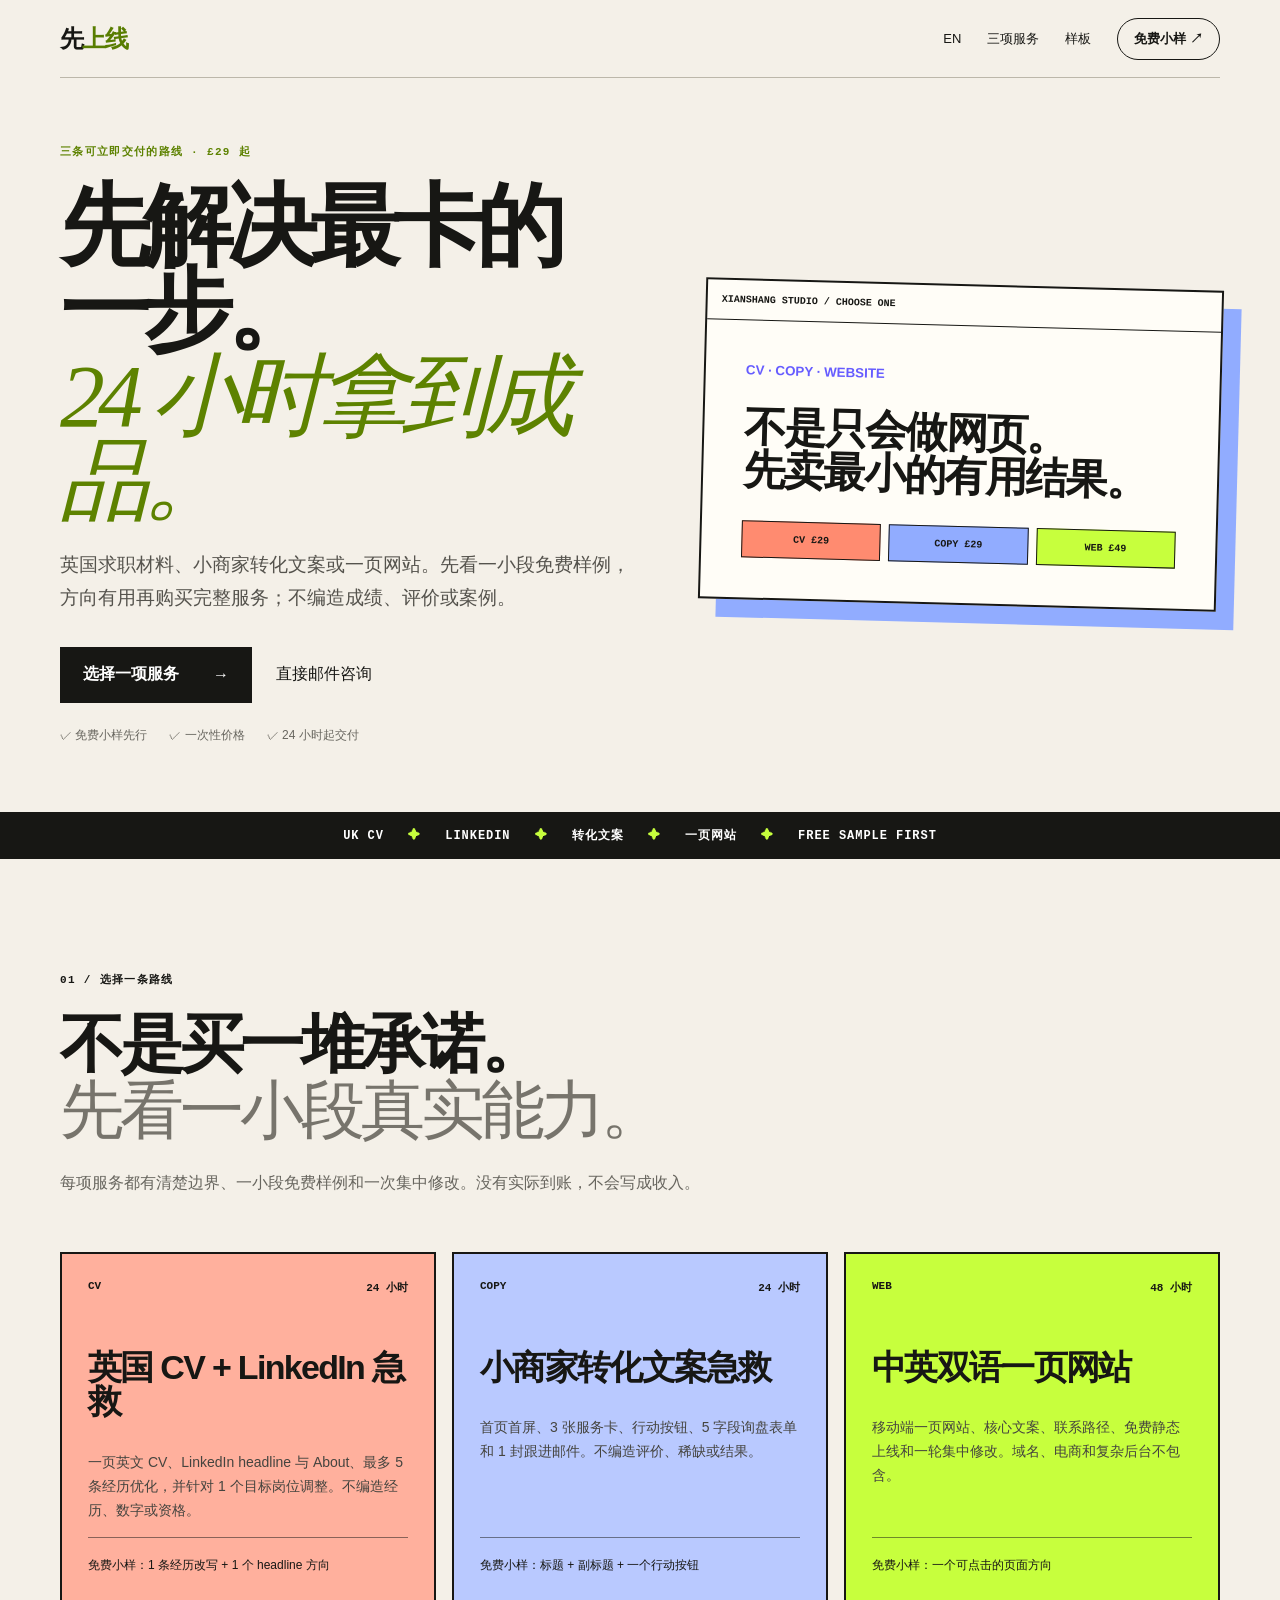
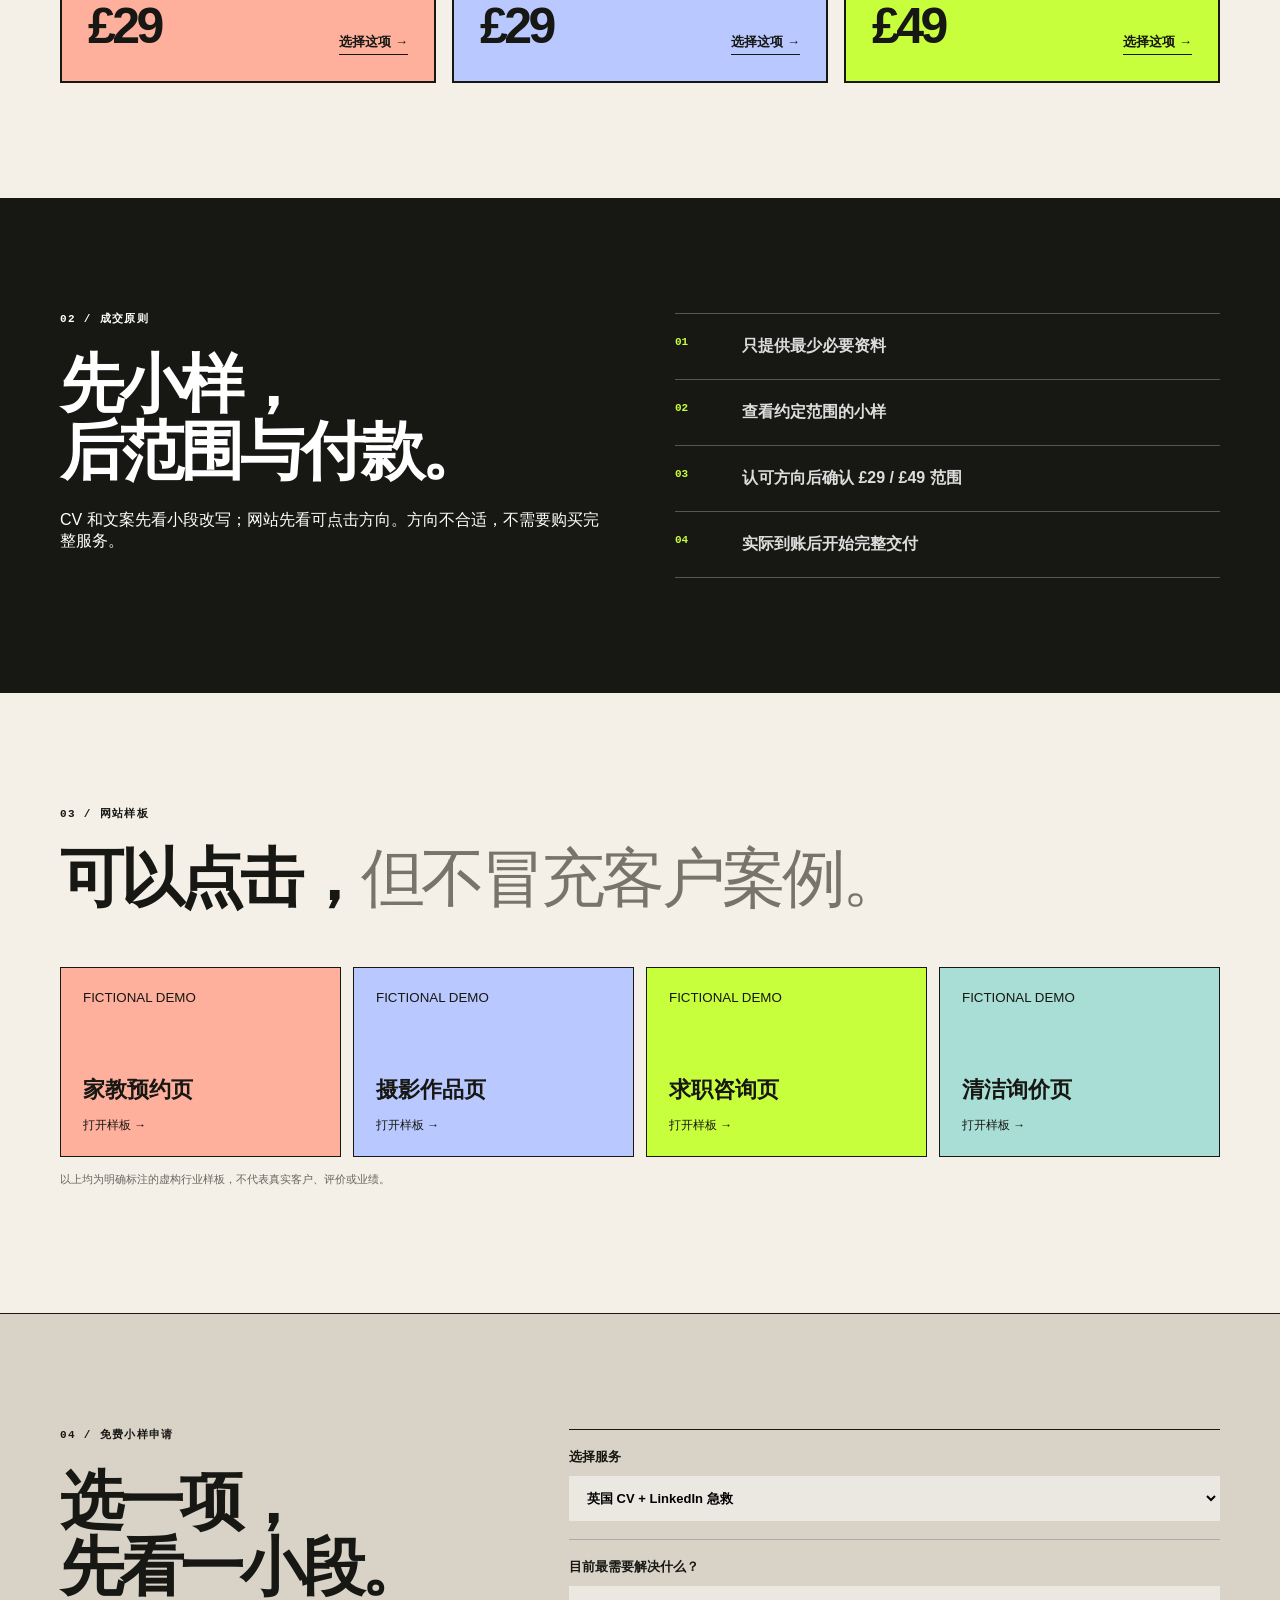
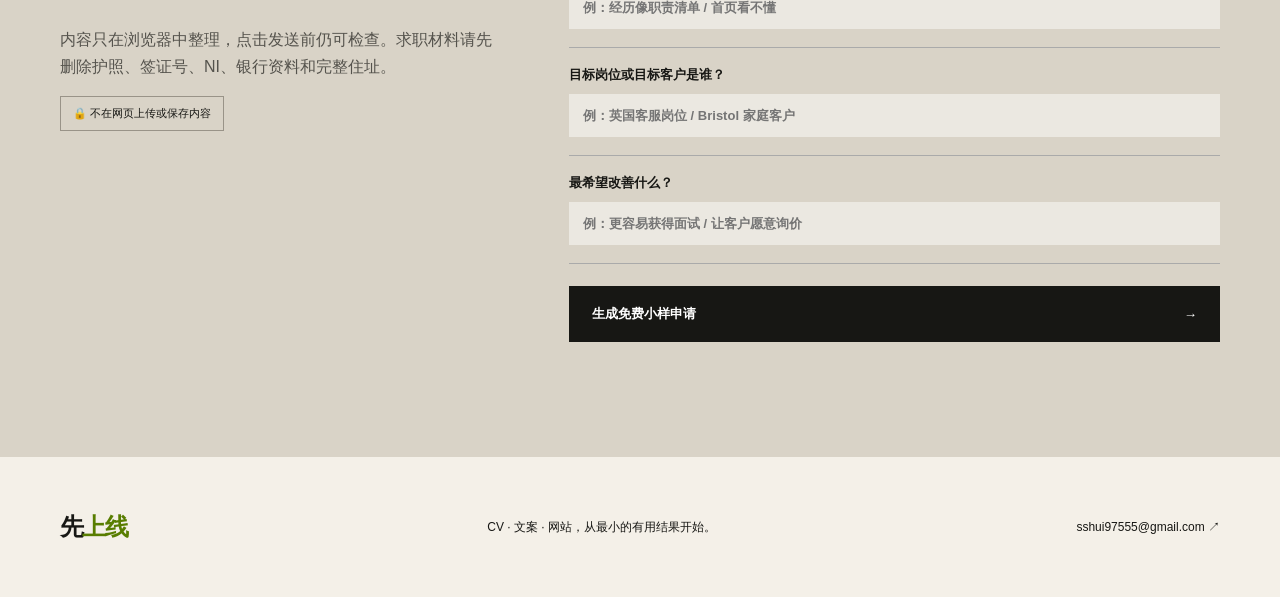
<file: index.html>
<!doctype html>
<html lang="zh-CN">
<head>
  <meta charset="utf-8">
  <meta name="viewport" content="width=device-width,initial-scale=1">
  <title>先上线｜CV、转化文案与一页网站急救</title>
  <meta name="description" content="£29 英国 CV + LinkedIn、£29 转化文案或 £49 一页网站。先看免费小样，24 小时起交付。">
  <link rel="canonical" href="https://sshui-nine.github.io/">
  <link rel="alternate" hreflang="en-GB" href="https://sshui-nine.github.io/en/">
  <meta property="og:title" content="先上线｜三个可在 24 小时起交付的急救服务">
  <meta property="og:description" content="英国 CV + LinkedIn · 转化文案 · 一页网站 · £29 起">
  <meta property="og:image" content="https://sshui-nine.github.io/og-v2.jpg">
  <meta property="og:type" content="website">
  <style>
    :root{--paper:#f4f0e8;--ink:#171714;--muted:#68665f;--line:#bcb7aa;--lime:#c7ff3d;--coral:#ff8b70;--blue:#91acff;--white:#fffdf7}
    *{box-sizing:border-box}html{scroll-behavior:smooth}body{margin:0;background:var(--paper);color:var(--ink);font-family:Arial,"PingFang SC","Microsoft YaHei",sans-serif}a{color:inherit;text-decoration:none}.shell{width:min(1160px,calc(100% - 36px));margin:auto}
    nav{height:78px;border-bottom:1px solid var(--line);display:flex;align-items:center;justify-content:space-between}.brand{font-size:24px;font-weight:900;letter-spacing:-.07em}.brand span{color:#587d00}.navlinks{display:flex;gap:26px;align-items:center;font-size:13px}.pill{border:1px solid;padding:11px 16px;border-radius:99px;font-weight:800}
    .hero{min-height:650px;display:grid;grid-template-columns:1.05fr .95fr;gap:70px;align-items:center;padding:68px 0}.eyebrow,.kicker{font:800 11px/1.2 ui-monospace,monospace;letter-spacing:.12em;text-transform:uppercase}.eyebrow{color:#5d8200}.hero h1{font-size:clamp(56px,7vw,96px);line-height:.94;letter-spacing:-.075em;margin:25px 0}.hero h1 em{font-family:Georgia,"Songti SC",serif;font-weight:400;color:#5d8200}.lead{max-width:610px;color:#55534d;font-size:19px;line-height:1.75}.actions{display:flex;gap:24px;align-items:center;margin-top:32px}.button{display:inline-flex;justify-content:space-between;gap:34px;align-items:center;min-height:56px;padding:0 22px;border:1px solid var(--ink);font-weight:900}.dark{background:var(--ink);color:white}.trust{display:flex;gap:22px;margin-top:24px;color:var(--muted);font-size:12px}
    .poster{border:2px solid var(--ink);background:var(--white);box-shadow:18px 18px 0 var(--blue);transform:rotate(1.5deg)}.posterTop{padding:14px;border-bottom:1px solid;font:700 10px ui-monospace,monospace}.posterBody{padding:40px}.posterBody small{color:#665cff;font-weight:900}.posterBody h2{font:800 42px/1.02 Georgia,serif;letter-spacing:-.04em;margin:28px 0}.choice{display:grid;grid-template-columns:repeat(3,1fr);gap:8px}.choice span{border:1px solid;padding:12px 7px;text-align:center;font:800 10px ui-monospace,monospace}.choice span:nth-child(1){background:var(--coral)}.choice span:nth-child(2){background:var(--blue)}.choice span:nth-child(3){background:var(--lime)}
    .ticker{background:var(--ink);color:white;padding:15px;text-align:center;font:800 12px ui-monospace,monospace;letter-spacing:.08em}.ticker b{color:var(--lime);padding:0 16px}
    section{padding:115px 0}.intro{max-width:850px;margin-bottom:55px}.intro h2{font-size:clamp(39px,5vw,68px);line-height:1.04;letter-spacing:-.06em;margin:24px 0}.intro h2 span{font-family:Georgia,"Songti SC",serif;font-weight:400;color:#77746c}.intro p{color:var(--muted);line-height:1.75}
    .offers{display:grid;grid-template-columns:repeat(3,1fr);gap:16px}.offer{min-height:420px;border:2px solid;padding:26px;display:flex;flex-direction:column}.offer:nth-child(1){background:#ffb09d}.offer:nth-child(2){background:#b9c9ff}.offer:nth-child(3){background:var(--lime)}.offerTop{display:flex;justify-content:space-between;font:800 11px ui-monospace,monospace}.offer h3{font-size:34px;line-height:1.02;letter-spacing:-.05em;margin:55px 0 18px}.offer p{color:#45443f;font-size:14px;line-height:1.7}.sample{margin-top:auto;border-top:1px solid #17171480;padding-top:18px;font-size:12px;line-height:1.6}.offerBottom{display:flex;justify-content:space-between;align-items:end;margin-top:22px}.price{font-size:50px;font-weight:900;letter-spacing:-.07em}.offerBottom a{font-size:13px;font-weight:900;border-bottom:1px solid;padding-bottom:3px}
    .rule{background:var(--ink);color:white}.ruleGrid{display:grid;grid-template-columns:1fr 1fr;gap:70px}.rule h2{font-size:clamp(42px,5vw,68px);line-height:1.05;letter-spacing:-.06em;margin:25px 0}.steps{border-top:1px solid #555}.steps div{display:grid;grid-template-columns:55px 1fr;gap:12px;padding:22px 0;border-bottom:1px solid #555;color:#ddd}.steps span{color:var(--lime);font:700 11px ui-monospace,monospace}
    .demos{display:grid;grid-template-columns:repeat(4,1fr);gap:12px}.demo{min-height:190px;border:1px solid;padding:22px;display:flex;flex-direction:column}.demo:nth-child(1){background:#ffb09d}.demo:nth-child(2){background:#b9c9ff}.demo:nth-child(3){background:var(--lime)}.demo:nth-child(4){background:#a8ded5}.demo b{font-size:22px;margin-top:auto}.demo span{font-size:12px;margin-top:12px}.note{color:var(--muted);font-size:11px;margin-top:15px}
    .brief{background:#d9d3c7;border-top:1px solid}.briefGrid{display:grid;grid-template-columns:.8fr 1.2fr;gap:75px}.brief h2{font-size:clamp(42px,5vw,64px);line-height:1.04;letter-spacing:-.06em;margin:25px 0}.brief p{color:#55534d;line-height:1.7}.privacy{display:inline-block;border:1px solid #999388;padding:9px 12px;font-size:11px}.form{border-top:1px solid}.form label{display:block;padding:18px 0;border-bottom:1px solid #aaa;font-size:13px;font-weight:800}.form input,.form select{width:100%;margin-top:10px;padding:13px;border:1px solid transparent;background:#ffffff77;font:inherit}.form button{width:100%;margin-top:22px;cursor:pointer}.result{display:none;margin-top:20px;background:var(--lime);border:2px solid;padding:22px;box-shadow:7px 7px 0 var(--ink)}.result pre{white-space:pre-wrap;background:#ffffff88;border:1px solid;padding:16px;line-height:1.6}.resultActions{display:flex;gap:9px}.resultActions a,.resultActions button{flex:1;border:1px solid;padding:12px;background:white;text-align:center;font-weight:800;cursor:pointer}.resultActions a{background:var(--ink);color:white}
    footer{min-height:140px;display:flex;align-items:center;justify-content:space-between;gap:25px;font-size:12px}
    @media(max-width:860px){.hero,.ruleGrid,.briefGrid{grid-template-columns:1fr}.hero{gap:35px}.offers{grid-template-columns:1fr}.offer{min-height:350px}.demos{grid-template-columns:1fr 1fr}.navlinks a:not(.pill){display:none}}
    @media(max-width:560px){.hero h1{font-size:56px}.actions,.trust,.resultActions{flex-direction:column;align-items:stretch}.button{width:100%}.demos{grid-template-columns:1fr}section{padding:85px 0}.posterBody{padding:28px}.posterBody h2{font-size:34px}footer{padding:30px 0;align-items:flex-start;flex-direction:column}}
  </style>
</head>
<body>
  <nav class="shell"><a class="brand" href="#top">先<span>上线</span></a><div class="navlinks"><a href="/en/">EN</a><a href="#services">三项服务</a><a href="#proof">样板</a><a class="pill" href="#brief">免费小样 ↗</a></div></nav>
  <main>
    <div class="hero shell" id="top"><div><div class="eyebrow">三条可立即交付的路线 · £29 起</div><h1>先解决最卡的一步。<br><em>24 小时拿到成品。</em></h1><p class="lead">英国求职材料、小商家转化文案或一页网站。先看一小段免费样例，方向有用再购买完整服务；不编造成绩、评价或案例。</p><div class="actions"><a class="button dark" href="#services">选择一项服务 <span>→</span></a><a href="mailto:sshui97555@gmail.com">直接邮件咨询</a></div><div class="trust"><span>✓ 免费小样先行</span><span>✓ 一次性价格</span><span>✓ 24 小时起交付</span></div></div><div class="poster"><div class="posterTop">XIANSHANG STUDIO / CHOOSE ONE</div><div class="posterBody"><small>CV · COPY · WEBSITE</small><h2>不是只会做网页。<br>先卖最小的有用结果。</h2><div class="choice"><span>CV £29</span><span>COPY £29</span><span>WEB £49</span></div></div></div></div>
    <div class="ticker">UK CV <b>✦</b> LINKEDIN <b>✦</b> 转化文案 <b>✦</b> 一页网站 <b>✦</b> FREE SAMPLE FIRST</div>
    <section class="shell" id="services"><div class="intro"><div class="kicker">01 / 选择一条路线</div><h2>不是买一堆承诺。<br><span>先看一小段真实能力。</span></h2><p>每项服务都有清楚边界、一小段免费样例和一次集中修改。没有实际到账，不会写成收入。</p></div><div class="offers">
      <article class="offer"><div class="offerTop"><span>CV</span><span>24 小时</span></div><h3>英国 CV + LinkedIn 急救</h3><p>一页英文 CV、LinkedIn headline 与 About、最多 5 条经历优化，并针对 1 个目标岗位调整。不编造经历、数字或资格。</p><div class="sample">免费小样：1 条经历改写 + 1 个 headline 方向</div><div class="offerBottom"><strong class="price">£29</strong><a href="#brief" data-offer="英国 CV + LinkedIn 急救">选择这项 →</a></div></article>
      <article class="offer"><div class="offerTop"><span>COPY</span><span>24 小时</span></div><h3>小商家转化文案急救</h3><p>首页首屏、3 张服务卡、行动按钮、5 字段询盘表单和 1 封跟进邮件。不编造评价、稀缺或结果。</p><div class="sample">免费小样：标题 + 副标题 + 一个行动按钮</div><div class="offerBottom"><strong class="price">£29</strong><a href="#brief" data-offer="小商家转化文案急救">选择这项 →</a></div></article>
      <article class="offer"><div class="offerTop"><span>WEB</span><span>48 小时</span></div><h3>中英双语一页网站</h3><p>移动端一页网站、核心文案、联系路径、免费静态上线和一轮集中修改。域名、电商和复杂后台不包含。</p><div class="sample">免费小样：一个可点击的页面方向</div><div class="offerBottom"><strong class="price">£49</strong><a href="#brief" data-offer="中英双语一页网站">选择这项 →</a></div></article>
    </div></section>
    <section class="rule"><div class="shell ruleGrid"><div><div class="kicker">02 / 成交原则</div><h2>先小样，<br>后范围与付款。</h2><p>CV 和文案先看小段改写；网站先看可点击方向。方向不合适，不需要购买完整服务。</p></div><div class="steps"><div><span>01</span><b>只提供最少必要资料</b></div><div><span>02</span><b>查看约定范围的小样</b></div><div><span>03</span><b>认可方向后确认 £29 / £49 范围</b></div><div><span>04</span><b>实际到账后开始完整交付</b></div></div></div></section>
    <section class="shell" id="proof"><div class="intro"><div class="kicker">03 / 网站样板</div><h2>可以点击，<span>但不冒充客户案例。</span></h2></div><div class="demos"><a class="demo" href="/demo/tutor/"><small>FICTIONAL DEMO</small><b>家教预约页</b><span>打开样板 →</span></a><a class="demo" href="/demo/photo/"><small>FICTIONAL DEMO</small><b>摄影作品页</b><span>打开样板 →</span></a><a class="demo" href="/demo/career/"><small>FICTIONAL DEMO</small><b>求职咨询页</b><span>打开样板 →</span></a><a class="demo" href="/demo/cleaning/"><small>FICTIONAL DEMO</small><b>清洁询价页</b><span>打开样板 →</span></a></div><p class="note">以上均为明确标注的虚构行业样板，不代表真实客户、评价或业绩。</p></section>
    <section class="brief" id="brief"><div class="shell briefGrid"><div><div class="kicker">04 / 免费小样申请</div><h2>选一项，<br>先看一小段。</h2><p>内容只在浏览器中整理，点击发送前仍可检查。求职材料请先删除护照、签证号、NI、银行资料和完整住址。</p><span class="privacy">🔒 不在网页上传或保存内容</span></div><div><form class="form" id="briefForm"><label>选择服务<select id="offer"><option>英国 CV + LinkedIn 急救</option><option>小商家转化文案急救</option><option>中英双语一页网站</option></select></label><label>目前最需要解决什么？<input id="situation" required placeholder="例：经历像职责清单 / 首页看不懂"></label><label>目标岗位或目标客户是谁？<input id="target" required placeholder="例：英国客服岗位 / Bristol 家庭客户"></label><label>最希望改善什么？<input id="goal" required placeholder="例：更容易获得面试 / 让客户愿意询价"></label><button class="button dark" type="submit">生成免费小样申请 <span>→</span></button></form><div class="result" id="result"><b>申请内容已整理</b><pre id="preview"></pre><div class="resultActions"><a id="emailLink">邮件发送 ↗</a><button id="copy" type="button">复制内容</button></div><p>公开联系：sshui97555@gmail.com</p></div></div></div></section>
  </main>
  <footer class="shell"><a class="brand" href="#top">先<span>上线</span></a><span>CV · 文案 · 网站，从最小的有用结果开始。</span><a href="mailto:sshui97555@gmail.com">sshui97555@gmail.com ↗</a></footer>
  <script>
    const email="sshui97555@gmail.com",form=document.querySelector("#briefForm"),offer=document.querySelector("#offer");
    document.querySelectorAll("[data-offer]").forEach(a=>a.addEventListener("click",()=>offer.value=a.dataset.offer));
    form.addEventListener("submit",e=>{e.preventDefault();if(!form.reportValidity())return;const text=["【先上线 · 免费小样申请】",`选择服务：${offer.value}`,`目前情况：${document.querySelector("#situation").value}`,`目标岗位 / 客户：${document.querySelector("#target").value}`,`希望改善：${document.querySelector("#goal").value}`,"","请回复我：","1. 需要提供的最少资料","2. 免费小样的具体范围","3. 完整付费交付的预计时间"].join("\n");document.querySelector("#preview").textContent=text;document.querySelector("#emailLink").href=`mailto:${email}?subject=${encodeURIComponent("先上线｜免费小样申请｜"+offer.value)}&body=${encodeURIComponent(text)}`;document.querySelector("#result").style.display="block";document.querySelector("#result").scrollIntoView({behavior:"smooth",block:"center"});document.querySelector("#copy").onclick=async()=>{await navigator.clipboard.writeText(text);document.querySelector("#copy").textContent="已复制 ✓"}});
  </script>
</body>
</html>
</file>
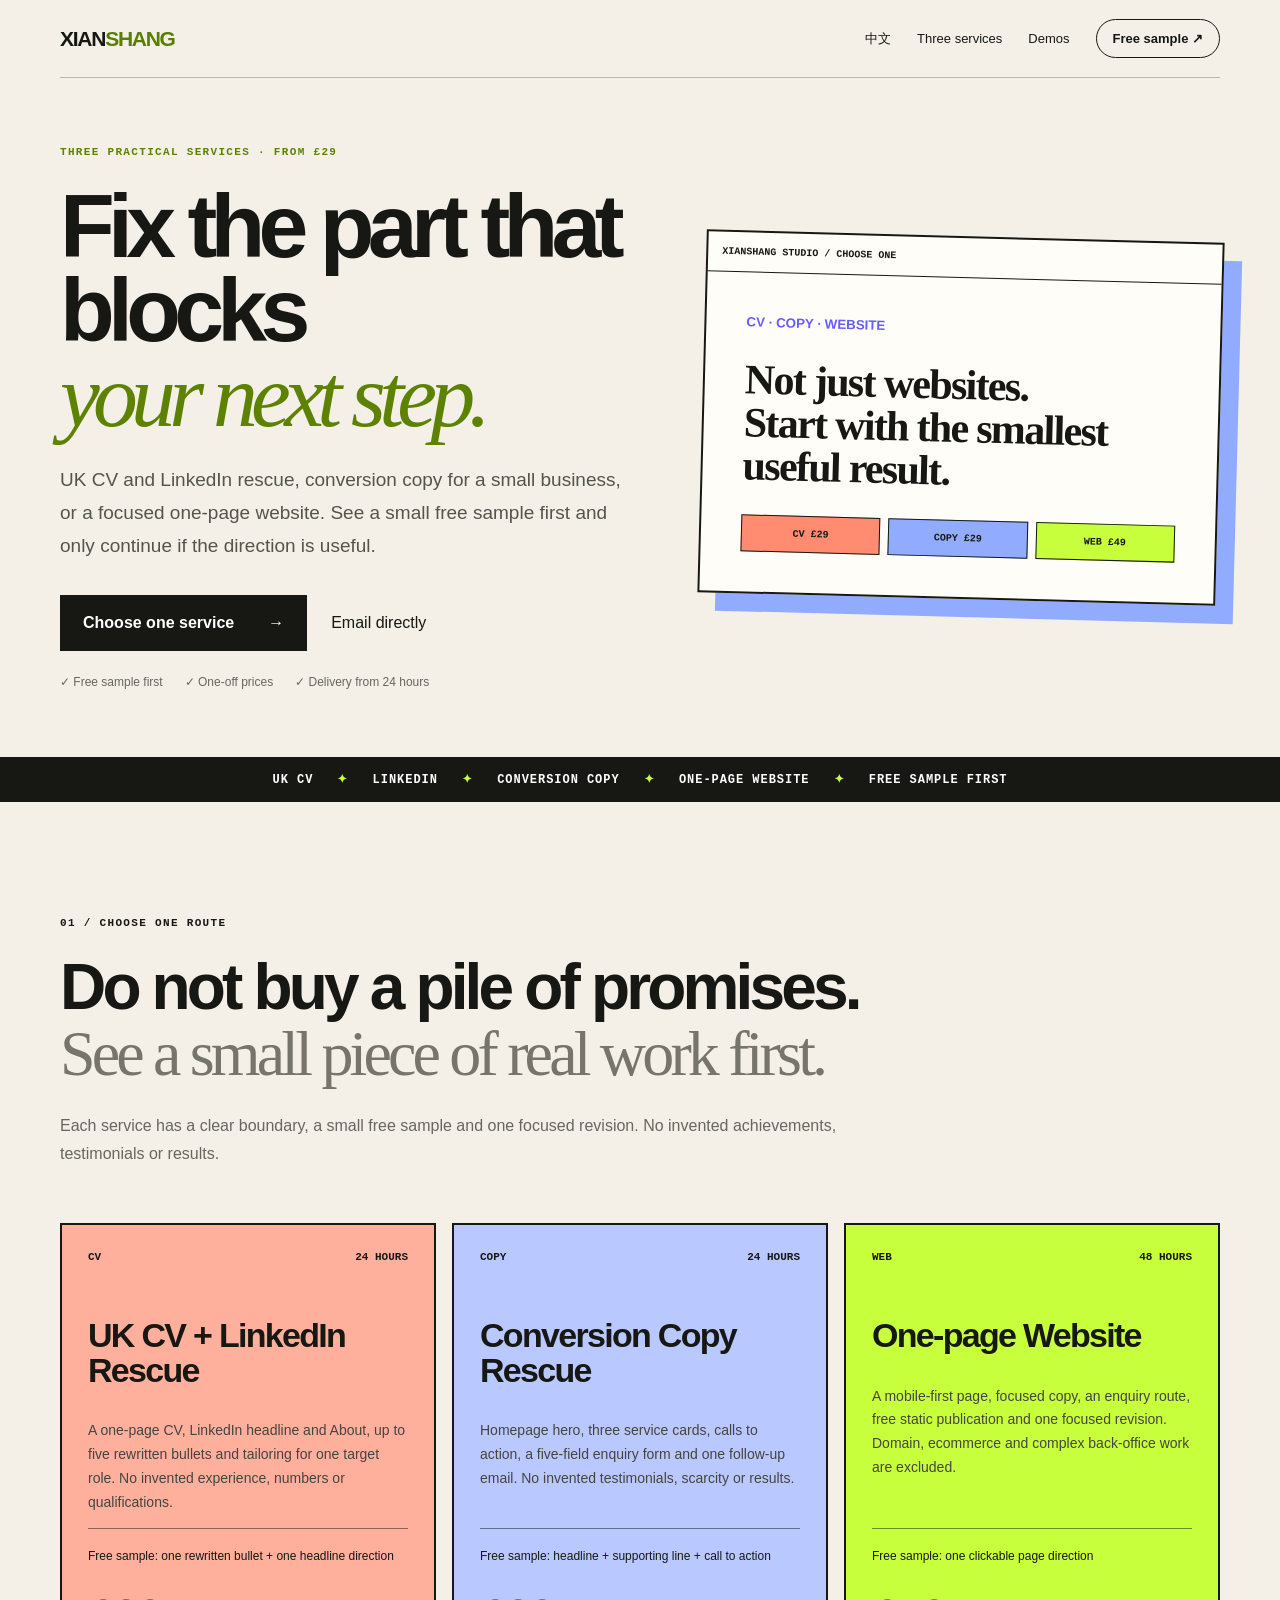
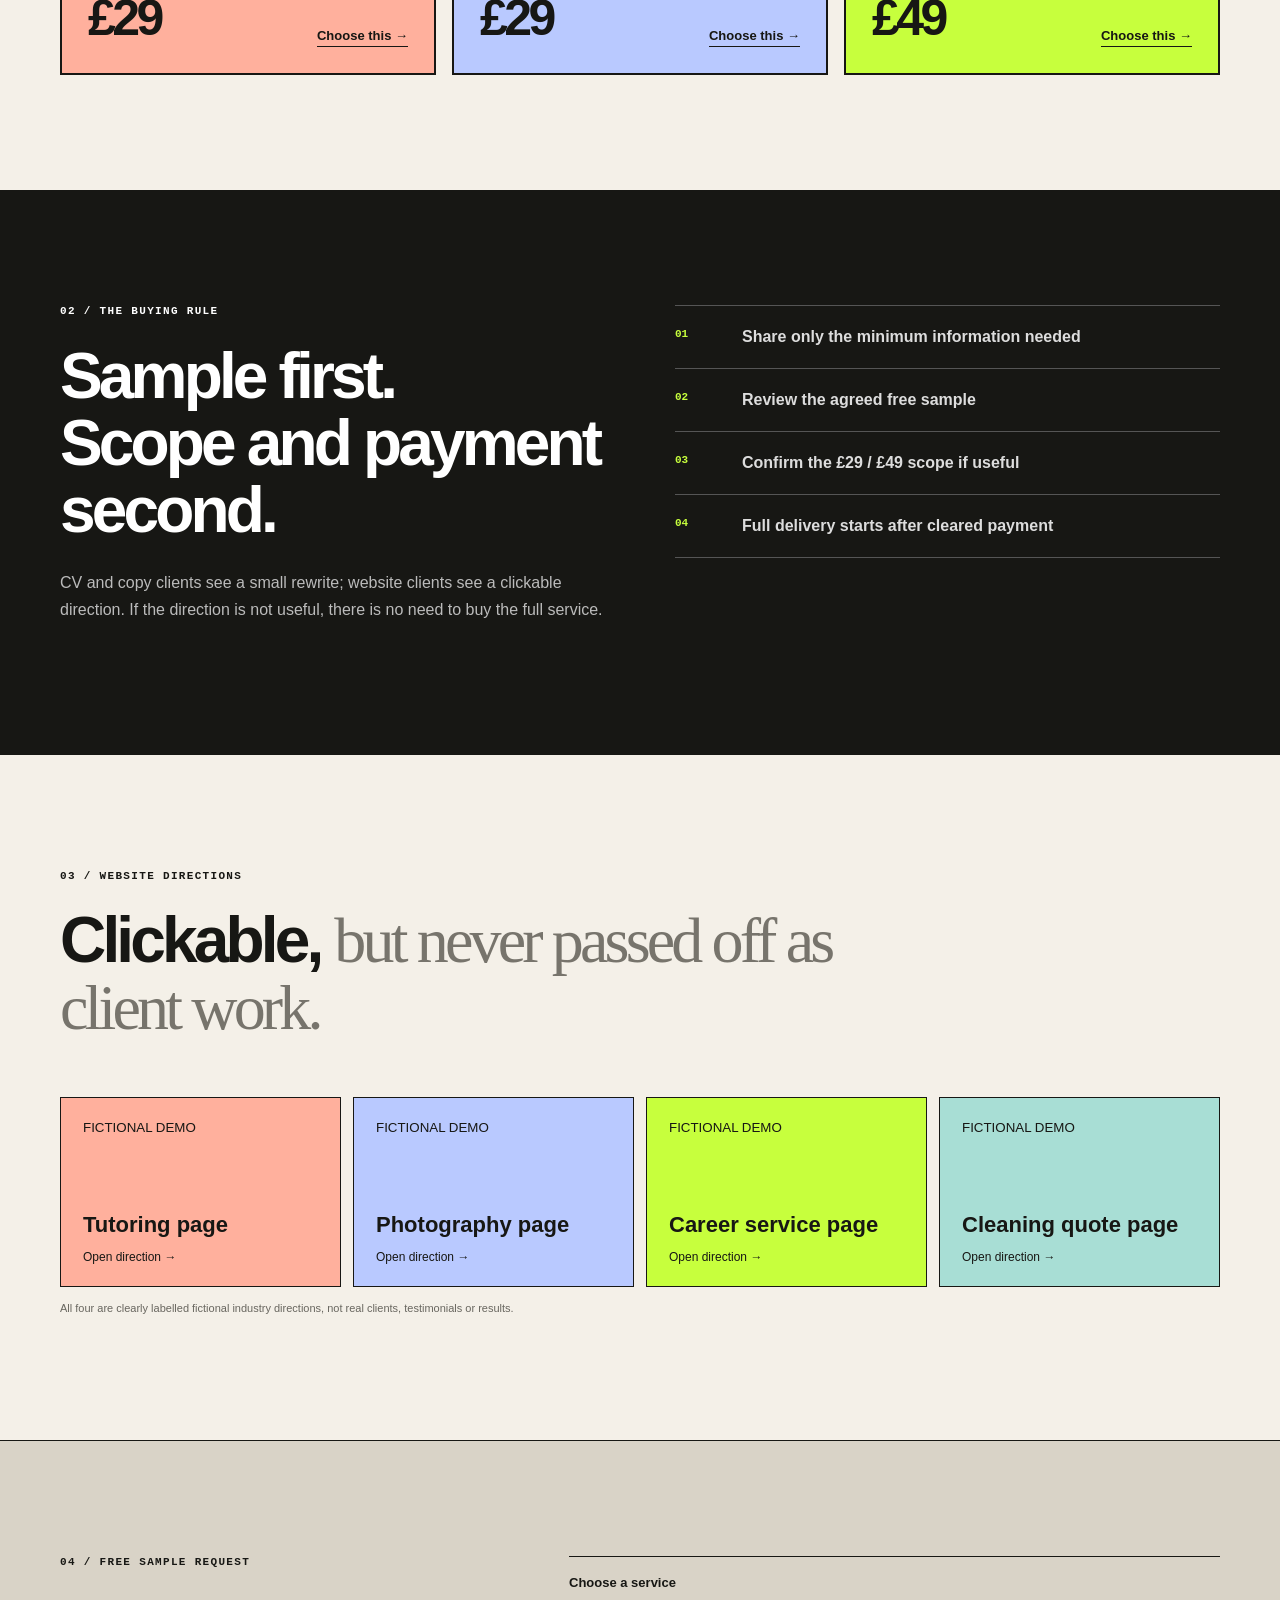
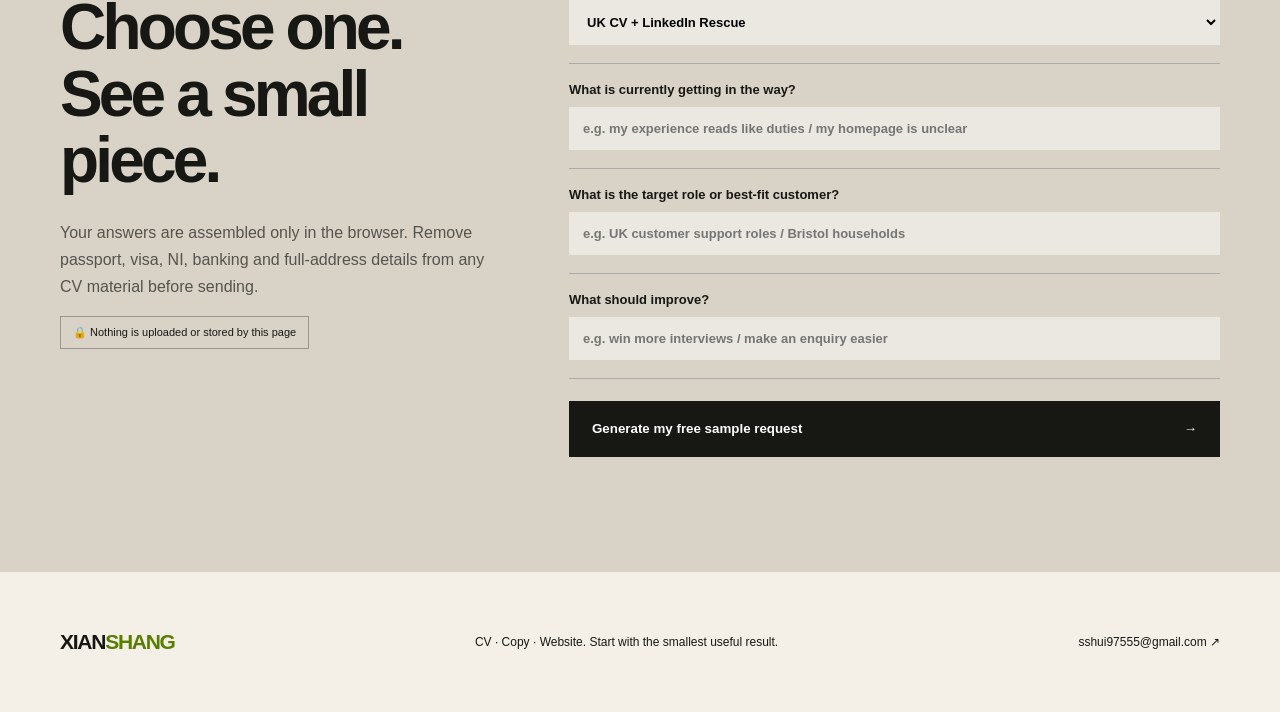
<file: en/index.html>
<!doctype html>
<html lang="en-GB">
<head>
  <meta charset="utf-8">
  <meta name="viewport" content="width=device-width,initial-scale=1">
  <title>Xianshang Studio | CV, conversion copy and one-page website rescue</title>
  <meta name="description" content="UK CV and LinkedIn rescue, conversion copy or a focused one-page website. Free sample first, from £29.">
  <link rel="canonical" href="https://sshui-nine.github.io/en/">
  <link rel="alternate" hreflang="zh-CN" href="https://sshui-nine.github.io/">
  <meta property="og:title" content="Fix the words blocking your next step">
  <meta property="og:description" content="UK CV + LinkedIn · Conversion copy · One-page website · From £29">
  <meta property="og:image" content="https://sshui-nine.github.io/og-v2.jpg">
  <meta property="og:type" content="website">
  <style>
    :root{--paper:#f4f0e8;--ink:#171714;--muted:#68665f;--line:#bcb7aa;--lime:#c7ff3d;--coral:#ff8b70;--blue:#91acff;--white:#fffdf7}
    *{box-sizing:border-box}html{scroll-behavior:smooth}body{margin:0;background:var(--paper);color:var(--ink);font-family:Arial,sans-serif}a{color:inherit;text-decoration:none}.shell{width:min(1160px,calc(100% - 36px));margin:auto}
    nav{height:78px;border-bottom:1px solid var(--line);display:flex;align-items:center;justify-content:space-between}.brand{font-size:21px;font-weight:900;letter-spacing:-.06em}.brand span{color:#587d00}.navlinks{display:flex;gap:26px;align-items:center;font-size:13px}.pill{border:1px solid;padding:11px 16px;border-radius:99px;font-weight:800}
    .hero{min-height:650px;display:grid;grid-template-columns:1.05fr .95fr;gap:70px;align-items:center;padding:68px 0}.eyebrow,.kicker{font:800 11px/1.2 ui-monospace,monospace;letter-spacing:.12em;text-transform:uppercase}.eyebrow{color:#5d8200}.hero h1{font-size:clamp(56px,7vw,96px);line-height:.94;letter-spacing:-.075em;margin:25px 0}.hero h1 em{font-family:Georgia,serif;font-weight:400;color:#5d8200}.lead{max-width:610px;color:#55534d;font-size:19px;line-height:1.75}.actions{display:flex;gap:24px;align-items:center;margin-top:32px}.button{display:inline-flex;justify-content:space-between;gap:34px;align-items:center;min-height:56px;padding:0 22px;border:1px solid var(--ink);font-weight:900}.dark{background:var(--ink);color:white}.trust{display:flex;gap:22px;margin-top:24px;color:var(--muted);font-size:12px}
    .poster{border:2px solid var(--ink);background:var(--white);box-shadow:18px 18px 0 var(--blue);transform:rotate(1.5deg)}.posterTop{padding:14px;border-bottom:1px solid;font:700 10px ui-monospace,monospace}.posterBody{padding:40px}.posterBody small{color:#665cff;font-weight:900}.posterBody h2{font:800 42px/1.02 Georgia,serif;letter-spacing:-.04em;margin:28px 0}.choice{display:grid;grid-template-columns:repeat(3,1fr);gap:8px}.choice span{border:1px solid;padding:12px 7px;text-align:center;font:800 10px ui-monospace,monospace}.choice span:nth-child(1){background:var(--coral)}.choice span:nth-child(2){background:var(--blue)}.choice span:nth-child(3){background:var(--lime)}
    .ticker{background:var(--ink);color:white;padding:15px;text-align:center;font:800 12px ui-monospace,monospace;letter-spacing:.08em}.ticker b{color:var(--lime);padding:0 16px}
    section{padding:115px 0}.intro{max-width:850px;margin-bottom:55px}.intro h2{font-size:clamp(39px,5vw,68px);line-height:1.04;letter-spacing:-.06em;margin:24px 0}.intro h2 span{font-family:Georgia,serif;font-weight:400;color:#77746c}.intro p{color:var(--muted);line-height:1.75}
    .offers{display:grid;grid-template-columns:repeat(3,1fr);gap:16px}.offer{min-height:420px;border:2px solid;padding:26px;display:flex;flex-direction:column}.offer:nth-child(1){background:#ffb09d}.offer:nth-child(2){background:#b9c9ff}.offer:nth-child(3){background:var(--lime)}.offerTop{display:flex;justify-content:space-between;font:800 11px ui-monospace,monospace}.offer h3{font-size:34px;line-height:1.02;letter-spacing:-.05em;margin:55px 0 18px}.offer p{color:#45443f;font-size:14px;line-height:1.7}.sample{margin-top:auto;border-top:1px solid #17171480;padding-top:18px;font-size:12px;line-height:1.6}.offerBottom{display:flex;justify-content:space-between;align-items:end;margin-top:22px}.price{font-size:50px;font-weight:900;letter-spacing:-.07em}.offerBottom a{font-size:13px;font-weight:900;border-bottom:1px solid;padding-bottom:3px}
    .rule{background:var(--ink);color:white}.ruleGrid{display:grid;grid-template-columns:1fr 1fr;gap:70px}.rule h2{font-size:clamp(42px,5vw,68px);line-height:1.05;letter-spacing:-.06em;margin:25px 0}.rule p{color:#bbb;line-height:1.7}.steps{border-top:1px solid #555}.steps div{display:grid;grid-template-columns:55px 1fr;gap:12px;padding:22px 0;border-bottom:1px solid #555;color:#ddd}.steps span{color:var(--lime);font:700 11px ui-monospace,monospace}
    .demos{display:grid;grid-template-columns:repeat(4,1fr);gap:12px}.demo{min-height:190px;border:1px solid;padding:22px;display:flex;flex-direction:column}.demo:nth-child(1){background:#ffb09d}.demo:nth-child(2){background:#b9c9ff}.demo:nth-child(3){background:var(--lime)}.demo:nth-child(4){background:#a8ded5}.demo b{font-size:22px;margin-top:auto}.demo span{font-size:12px;margin-top:12px}.note{color:var(--muted);font-size:11px;margin-top:15px}
    .brief{background:#d9d3c7;border-top:1px solid}.briefGrid{display:grid;grid-template-columns:.8fr 1.2fr;gap:75px}.brief h2{font-size:clamp(42px,5vw,64px);line-height:1.04;letter-spacing:-.06em;margin:25px 0}.brief p{color:#55534d;line-height:1.7}.privacy{display:inline-block;border:1px solid #999388;padding:9px 12px;font-size:11px}.form{border-top:1px solid}.form label{display:block;padding:18px 0;border-bottom:1px solid #aaa;font-size:13px;font-weight:800}.form input,.form select{width:100%;margin-top:10px;padding:13px;border:1px solid transparent;background:#ffffff77;font:inherit}.form button{width:100%;margin-top:22px;cursor:pointer}.result{display:none;margin-top:20px;background:var(--lime);border:2px solid;padding:22px;box-shadow:7px 7px 0 var(--ink)}.result pre{white-space:pre-wrap;background:#ffffff88;border:1px solid;padding:16px;line-height:1.6}.resultActions{display:flex;gap:9px}.resultActions a,.resultActions button{flex:1;border:1px solid;padding:12px;background:white;text-align:center;font-weight:800;cursor:pointer}.resultActions a{background:var(--ink);color:white}
    footer{min-height:140px;display:flex;align-items:center;justify-content:space-between;gap:25px;font-size:12px}
    @media(max-width:860px){.hero,.ruleGrid,.briefGrid{grid-template-columns:1fr}.hero{gap:35px}.offers{grid-template-columns:1fr}.offer{min-height:350px}.demos{grid-template-columns:1fr 1fr}.navlinks a:not(.pill){display:none}}
    @media(max-width:560px){.hero h1{font-size:56px}.actions,.trust,.resultActions{flex-direction:column;align-items:stretch}.button{width:100%}.demos{grid-template-columns:1fr}section{padding:85px 0}.posterBody{padding:28px}.posterBody h2{font-size:34px}footer{padding:30px 0;align-items:flex-start;flex-direction:column}}
  </style>
</head>
<body>
  <nav class="shell"><a class="brand" href="#top">XIAN<span>SHANG</span></a><div class="navlinks"><a href="/">中文</a><a href="#services">Three services</a><a href="#proof">Demos</a><a class="pill" href="#brief">Free sample ↗</a></div></nav>
  <main>
    <div class="hero shell" id="top"><div><div class="eyebrow">THREE PRACTICAL SERVICES · FROM £29</div><h1>Fix the part that blocks<br><em>your next step.</em></h1><p class="lead">UK CV and LinkedIn rescue, conversion copy for a small business, or a focused one-page website. See a small free sample first and only continue if the direction is useful.</p><div class="actions"><a class="button dark" href="#services">Choose one service <span>→</span></a><a href="mailto:sshui97555@gmail.com">Email directly</a></div><div class="trust"><span>✓ Free sample first</span><span>✓ One-off prices</span><span>✓ Delivery from 24 hours</span></div></div><div class="poster"><div class="posterTop">XIANSHANG STUDIO / CHOOSE ONE</div><div class="posterBody"><small>CV · COPY · WEBSITE</small><h2>Not just websites.<br>Start with the smallest useful result.</h2><div class="choice"><span>CV £29</span><span>COPY £29</span><span>WEB £49</span></div></div></div></div>
    <div class="ticker">UK CV <b>✦</b> LINKEDIN <b>✦</b> CONVERSION COPY <b>✦</b> ONE-PAGE WEBSITE <b>✦</b> FREE SAMPLE FIRST</div>
    <section class="shell" id="services"><div class="intro"><div class="kicker">01 / CHOOSE ONE ROUTE</div><h2>Do not buy a pile of promises.<br><span>See a small piece of real work first.</span></h2><p>Each service has a clear boundary, a small free sample and one focused revision. No invented achievements, testimonials or results.</p></div><div class="offers">
      <article class="offer"><div class="offerTop"><span>CV</span><span>24 HOURS</span></div><h3>UK CV + LinkedIn Rescue</h3><p>A one-page CV, LinkedIn headline and About, up to five rewritten bullets and tailoring for one target role. No invented experience, numbers or qualifications.</p><div class="sample">Free sample: one rewritten bullet + one headline direction</div><div class="offerBottom"><strong class="price">£29</strong><a href="#brief" data-offer="UK CV + LinkedIn Rescue">Choose this →</a></div></article>
      <article class="offer"><div class="offerTop"><span>COPY</span><span>24 HOURS</span></div><h3>Conversion Copy Rescue</h3><p>Homepage hero, three service cards, calls to action, a five-field enquiry form and one follow-up email. No invented testimonials, scarcity or results.</p><div class="sample">Free sample: headline + supporting line + call to action</div><div class="offerBottom"><strong class="price">£29</strong><a href="#brief" data-offer="Conversion Copy Rescue">Choose this →</a></div></article>
      <article class="offer"><div class="offerTop"><span>WEB</span><span>48 HOURS</span></div><h3>One-page Website</h3><p>A mobile-first page, focused copy, an enquiry route, free static publication and one focused revision. Domain, ecommerce and complex back-office work are excluded.</p><div class="sample">Free sample: one clickable page direction</div><div class="offerBottom"><strong class="price">£49</strong><a href="#brief" data-offer="One-page Website">Choose this →</a></div></article>
    </div></section>
    <section class="rule"><div class="shell ruleGrid"><div><div class="kicker">02 / THE BUYING RULE</div><h2>Sample first.<br>Scope and payment second.</h2><p>CV and copy clients see a small rewrite; website clients see a clickable direction. If the direction is not useful, there is no need to buy the full service.</p></div><div class="steps"><div><span>01</span><b>Share only the minimum information needed</b></div><div><span>02</span><b>Review the agreed free sample</b></div><div><span>03</span><b>Confirm the £29 / £49 scope if useful</b></div><div><span>04</span><b>Full delivery starts after cleared payment</b></div></div></div></section>
    <section class="shell" id="proof"><div class="intro"><div class="kicker">03 / WEBSITE DIRECTIONS</div><h2>Clickable, <span>but never passed off as client work.</span></h2></div><div class="demos"><a class="demo" href="/demo/tutor/"><small>FICTIONAL DEMO</small><b>Tutoring page</b><span>Open direction →</span></a><a class="demo" href="/demo/photo/"><small>FICTIONAL DEMO</small><b>Photography page</b><span>Open direction →</span></a><a class="demo" href="/demo/career/"><small>FICTIONAL DEMO</small><b>Career service page</b><span>Open direction →</span></a><a class="demo" href="/demo/cleaning/"><small>FICTIONAL DEMO</small><b>Cleaning quote page</b><span>Open direction →</span></a></div><p class="note">All four are clearly labelled fictional industry directions, not real clients, testimonials or results.</p></section>
    <section class="brief" id="brief"><div class="shell briefGrid"><div><div class="kicker">04 / FREE SAMPLE REQUEST</div><h2>Choose one.<br>See a small piece.</h2><p>Your answers are assembled only in the browser. Remove passport, visa, NI, banking and full-address details from any CV material before sending.</p><span class="privacy">🔒 Nothing is uploaded or stored by this page</span></div><div><form class="form" id="briefForm"><label>Choose a service<select id="offer"><option>UK CV + LinkedIn Rescue</option><option>Conversion Copy Rescue</option><option>One-page Website</option></select></label><label>What is currently getting in the way?<input id="situation" required placeholder="e.g. my experience reads like duties / my homepage is unclear"></label><label>What is the target role or best-fit customer?<input id="target" required placeholder="e.g. UK customer support roles / Bristol households"></label><label>What should improve?<input id="goal" required placeholder="e.g. win more interviews / make an enquiry easier"></label><button class="button dark" type="submit">Generate my free sample request <span>→</span></button></form><div class="result" id="result"><b>Your request is ready</b><pre id="preview"></pre><div class="resultActions"><a id="emailLink">Open in email ↗</a><button id="copy" type="button">Copy request</button></div><p>Public contact: sshui97555@gmail.com</p></div></div></div></section>
  </main>
  <footer class="shell"><a class="brand" href="#top">XIAN<span>SHANG</span></a><span>CV · Copy · Website. Start with the smallest useful result.</span><a href="mailto:sshui97555@gmail.com">sshui97555@gmail.com ↗</a></footer>
  <script>
    const email="sshui97555@gmail.com",form=document.querySelector("#briefForm"),offer=document.querySelector("#offer");
    document.querySelectorAll("[data-offer]").forEach(a=>a.addEventListener("click",()=>offer.value=a.dataset.offer));
    form.addEventListener("submit",e=>{e.preventDefault();if(!form.reportValidity())return;const text=["XIANSHANG STUDIO — FREE SAMPLE REQUEST",`Selected service: ${offer.value}`,`Current situation: ${document.querySelector("#situation").value}`,`Target role / customer: ${document.querySelector("#target").value}`,`Desired improvement: ${document.querySelector("#goal").value}`,"","Please reply with:","1. The minimum information you need","2. The exact free-sample boundary","3. The expected timing for the full paid delivery"].join("\n");document.querySelector("#preview").textContent=text;document.querySelector("#emailLink").href=`mailto:${email}?subject=${encodeURIComponent("Xianshang Studio | Free sample | "+offer.value)}&body=${encodeURIComponent(text)}`;document.querySelector("#result").style.display="block";document.querySelector("#result").scrollIntoView({behavior:"smooth",block:"center"});document.querySelector("#copy").onclick=async()=>{await navigator.clipboard.writeText(text);document.querySelector("#copy").textContent="Copied ✓"}});
  </script>
</body>
</html>
</file>
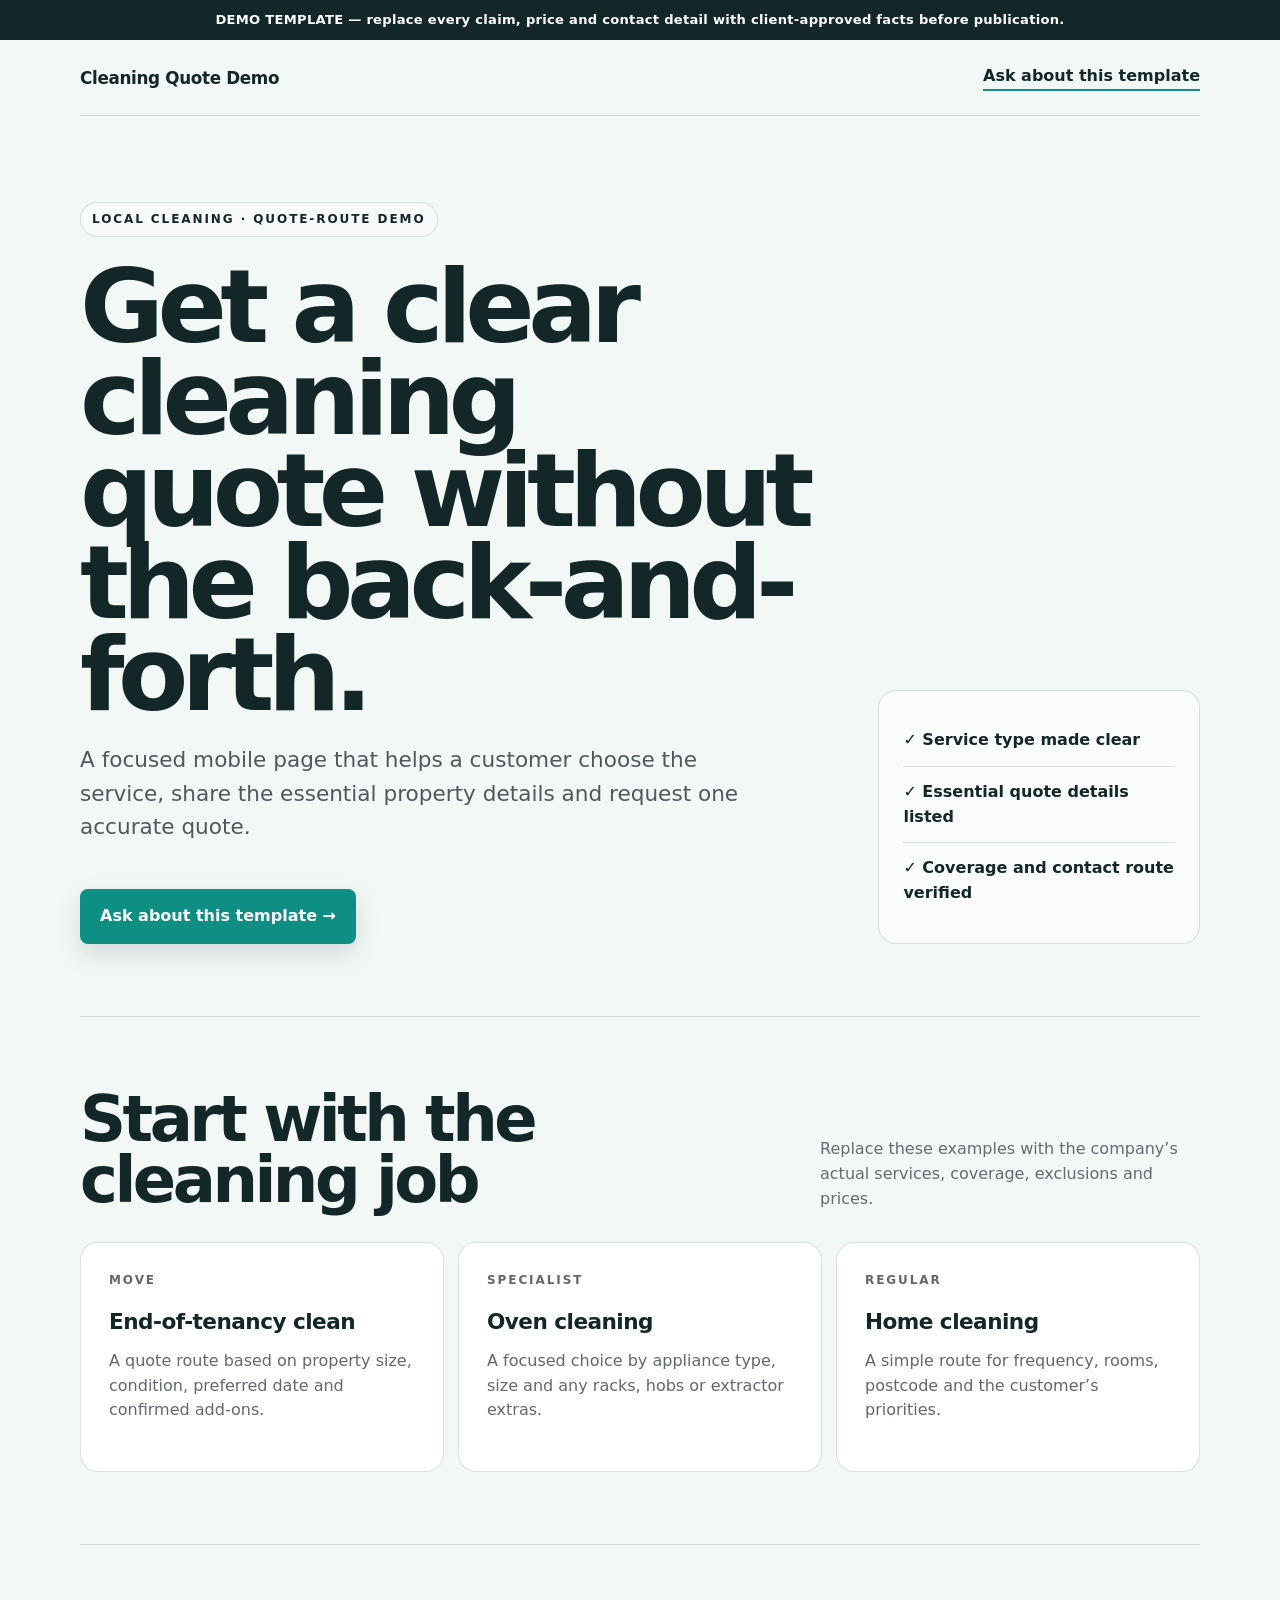
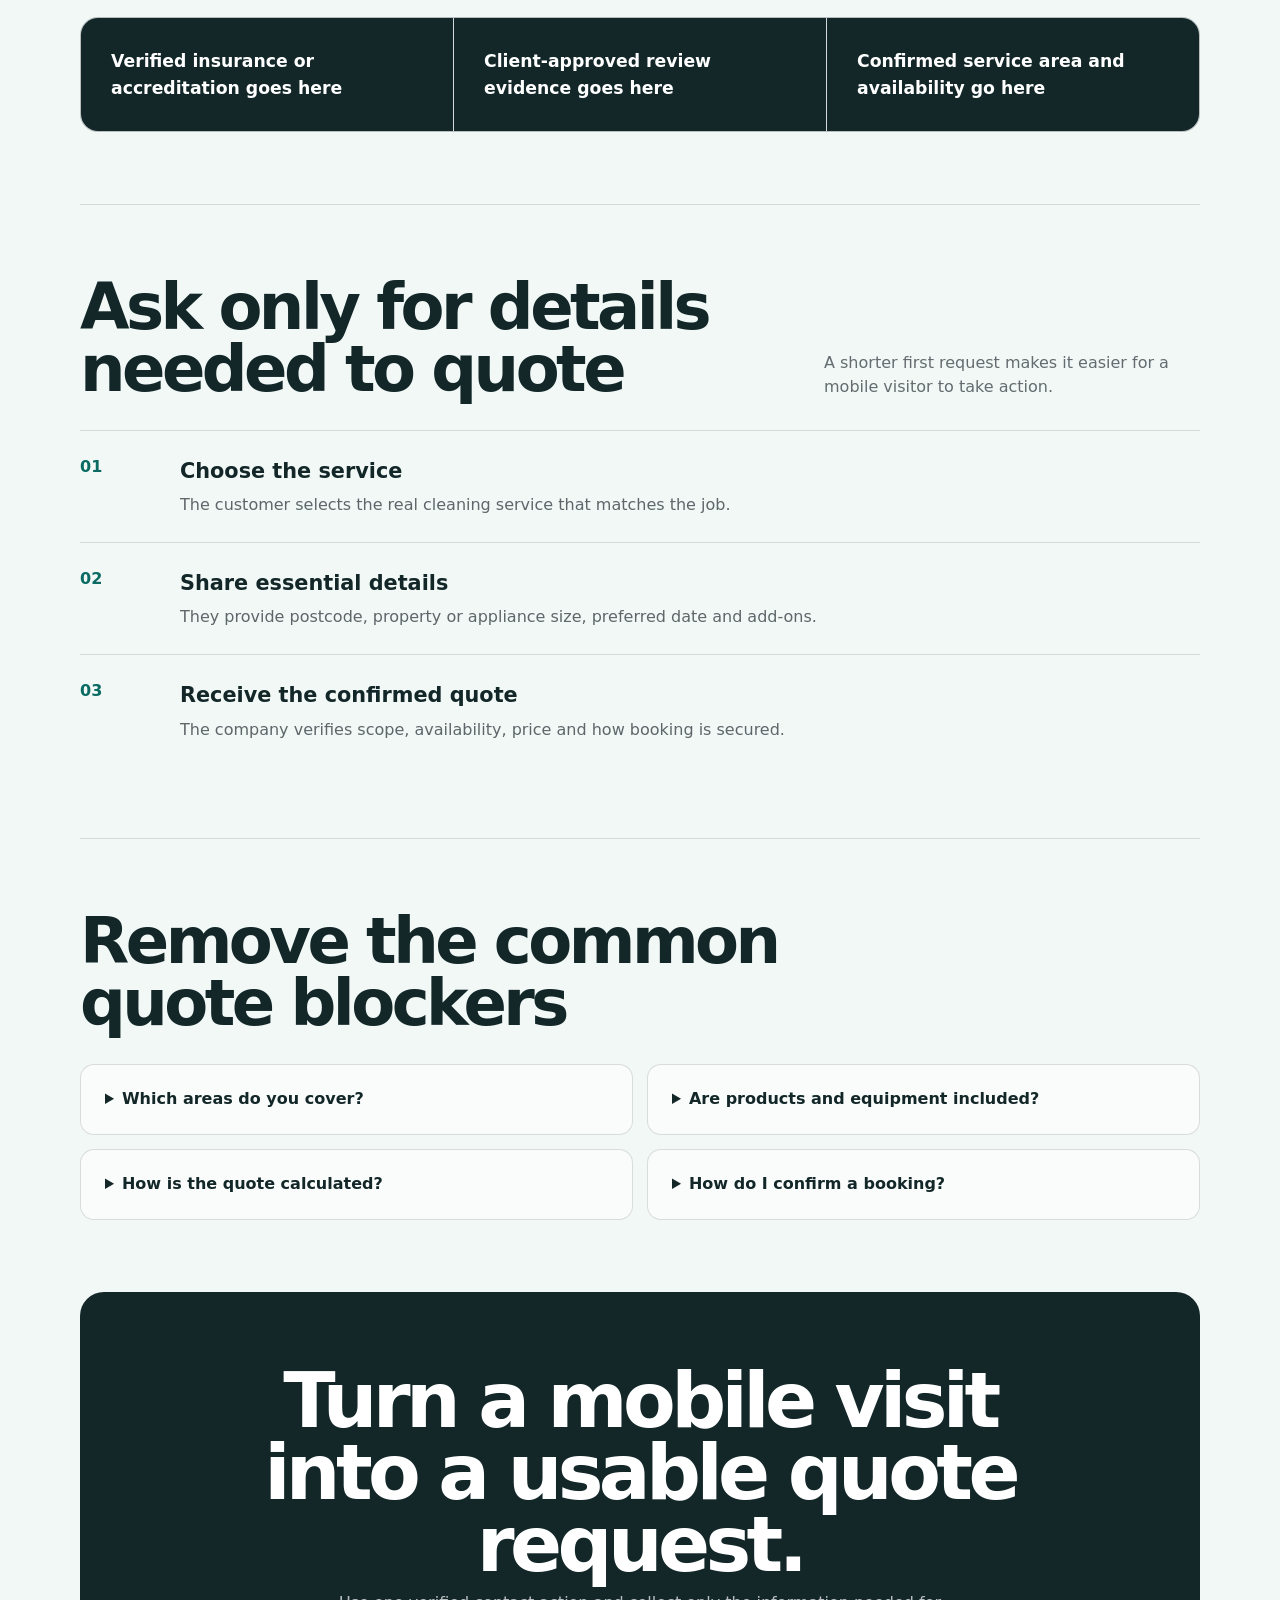
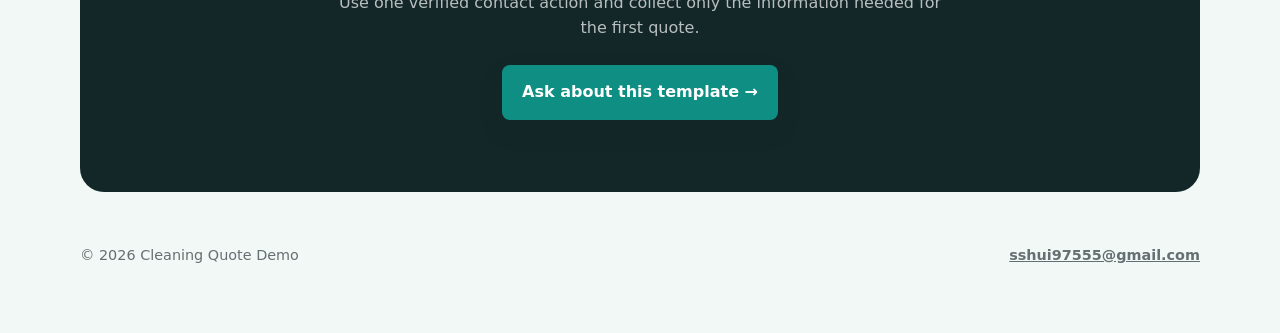
<file: demo/cleaning/index.html>
<!doctype html>
<html lang="en">
<head>
  <meta charset="utf-8">
  <meta name="viewport" content="width=device-width, initial-scale=1">
  <title>Cleaning Quote Demo Template | Xianshang Studio</title>
  <meta name="description" content="A clearly labelled demonstration template for a local cleaning company.">
  <link rel="icon" href="data:image/svg+xml,%3Csvg xmlns='http://www.w3.org/2000/svg' viewBox='0 0 64 64'%3E%3Crect width='64' height='64' rx='16' fill='%230f8f83'/%3E%3Cpath d='M18 20h28v7H34v19h-7V27h-9z' fill='white'/%3E%3C/svg%3E">
  <meta name="color-scheme" content="light">
  <style>
    :root{--accent:#0f8f83;--accent-dark:#0b6b63;--ink:#132729;--paper:#f2f8f6;--white:#fff;--line:rgba(23,33,38,.14)}
    *{box-sizing:border-box}html{scroll-behavior:smooth}body{margin:0;background:var(--paper);color:var(--ink);font-family:Inter,ui-sans-serif,system-ui,-apple-system,BlinkMacSystemFont,"Segoe UI",sans-serif;line-height:1.55}
    a{color:inherit}header,main,footer{width:min(1120px,calc(100% - 36px));margin-inline:auto}
    .notice{padding:10px 18px;background:var(--ink);color:#fff;text-align:center;font-size:.82rem;font-weight:800;letter-spacing:.02em}
    nav{display:flex;align-items:center;justify-content:space-between;padding:24px 0;font-weight:750}.brand{font-size:1.05rem;text-decoration:none;letter-spacing:-.02em}.nav-cta{border-bottom:2px solid var(--accent);text-decoration:none}
    .hero{display:grid;grid-template-columns:minmax(0,1.4fr) minmax(260px,.6fr);gap:48px;align-items:end;padding:86px 0 72px}.badge,.eyebrow{font-size:.75rem;letter-spacing:.16em;text-transform:uppercase;font-weight:850}.badge{display:inline-flex;padding:7px 11px;border:1px solid var(--line);border-radius:999px;background:rgba(255,255,255,.45)}
    h1{max-width:850px;margin:24px 0 18px;font-size:clamp(3.2rem,8vw,7.4rem);line-height:.9;letter-spacing:-.065em}.hero-copy{max-width:680px;font-size:clamp(1.08rem,2vw,1.35rem);color:rgba(23,33,38,.74)}
    .cta{display:inline-flex;align-items:center;justify-content:center;margin-top:24px;padding:15px 20px;border-radius:8px;background:var(--accent);color:#fff;text-decoration:none;font-weight:850;box-shadow:0 10px 24px rgba(23,33,38,.14)}.cta:hover{background:var(--accent-dark)}
    .highlights{margin:0;padding:24px;border:1px solid var(--line);border-radius:18px;background:rgba(255,255,255,.5);list-style:none}.highlights li{padding:13px 0;border-bottom:1px solid var(--line);font-weight:700}.highlights li:last-child{border:0}
    section{padding:72px 0;border-top:1px solid var(--line)}.section-head{display:flex;justify-content:space-between;align-items:end;gap:24px;margin-bottom:30px}.section-head h2{max-width:720px;margin:0;font-size:clamp(2.2rem,5vw,4.8rem);line-height:.96;letter-spacing:-.055em}.section-head p{max-width:380px;margin:0;color:rgba(23,33,38,.65)}
    .grid{display:grid;grid-template-columns:repeat(3,1fr);gap:14px}.card{min-height:230px;padding:28px;border:1px solid var(--line);border-radius:18px;background:var(--white)}.card h3{margin:16px 0 10px;font-size:1.35rem;letter-spacing:-.025em}.card p{margin:0;color:rgba(23,33,38,.68)}
    .proof{display:grid;grid-template-columns:repeat(3,1fr);gap:1px;background:var(--line);border:1px solid var(--line);border-radius:18px;overflow:hidden}.proof div{padding:30px;background:var(--ink);color:#fff;font-size:1.08rem;font-weight:750}
    .steps{margin:0;padding:0;list-style:none}.steps li{display:grid;grid-template-columns:80px 1fr;gap:20px;padding:24px 0;border-top:1px solid var(--line)}.steps span{color:var(--accent-dark);font-weight:900}.steps h3{margin:0 0 6px;font-size:1.3rem}.steps p{margin:0;color:rgba(23,33,38,.68)}
    .faq{display:grid;grid-template-columns:1fr 1fr;gap:14px}.faq details{padding:22px 24px;border:1px solid var(--line);border-radius:14px;background:rgba(255,255,255,.55)}.faq summary{cursor:pointer;font-weight:800}.faq p{margin:14px 0 0;color:rgba(23,33,38,.68)}
    .final{padding:72px 32px;border-radius:24px;background:var(--ink);color:#fff;text-align:center}.final h2{max-width:820px;margin:0 auto 10px;font-size:clamp(2.4rem,6vw,5.5rem);line-height:.94;letter-spacing:-.06em}.final p{margin:0 auto;max-width:620px;color:rgba(255,255,255,.7)}
    footer{display:flex;justify-content:space-between;gap:24px;padding:38px 0 52px;font-size:.9rem;color:rgba(23,33,38,.64)}footer a{font-weight:750}
    @media(max-width:760px){header,main,footer{width:min(100% - 24px,1120px)}.hero{grid-template-columns:1fr;padding:56px 0 54px;gap:30px}.grid,.proof,.faq{grid-template-columns:1fr}.section-head{display:block}.section-head p{margin-top:18px}.card{min-height:0}.final{padding:54px 22px}footer{display:block}footer p{margin:5px 0}}
  </style>
</head>
<body>
  <div class="notice" role="note">DEMO TEMPLATE — replace every claim, price and contact detail with client-approved facts before publication.</div>
  <header>
    <nav>
      <a class="brand" href="#">Cleaning Quote Demo</a>
      <a class="nav-cta" href="mailto:sshui97555@gmail.com?subject=Cleaning%20quote%20template%20enquiry">Ask about this template</a>
    </nav>
  </header>
  <main>
    <section class="hero">
      <div>
        <span class="badge">Local cleaning · Quote-route demo</span>
        <h1>Get a clear cleaning quote without the back-and-forth.</h1>
        <p class="hero-copy">A focused mobile page that helps a customer choose the service, share the essential property details and request one accurate quote.</p>
        <a class="cta" href="mailto:sshui97555@gmail.com?subject=Cleaning%20quote%20template%20enquiry">Ask about this template →</a>
      </div>
      <ul class="highlights"><li>✓ Service type made clear</li><li>✓ Essential quote details listed</li><li>✓ Coverage and contact route verified</li></ul>
    </section>

    <section id="services">
      <div class="section-head">
        <h2>Start with the cleaning job</h2>
        <p>Replace these examples with the company’s actual services, coverage, exclusions and prices.</p>
      </div>
      <div class="grid"><article class="card">
    <p class="eyebrow">MOVE</p>
    <h3>End-of-tenancy clean</h3>
    <p>A quote route based on property size, condition, preferred date and confirmed add-ons.</p>
  </article><article class="card">
    <p class="eyebrow">SPECIALIST</p>
    <h3>Oven cleaning</h3>
    <p>A focused choice by appliance type, size and any racks, hobs or extractor extras.</p>
  </article><article class="card">
    <p class="eyebrow">REGULAR</p>
    <h3>Home cleaning</h3>
    <p>A simple route for frequency, rooms, postcode and the customer’s priorities.</p>
  </article></div>
    </section>

    <section>
      <div class="proof"><div>Verified insurance or accreditation goes here</div><div>Client-approved review evidence goes here</div><div>Confirmed service area and availability go here</div></div>
    </section>

    <section>
      <div class="section-head">
        <h2>Ask only for details needed to quote</h2>
        <p>A shorter first request makes it easier for a mobile visitor to take action.</p>
      </div>
      <ol class="steps"><li>
    <span>01</span>
    <div><h3>Choose the service</h3><p>The customer selects the real cleaning service that matches the job.</p></div>
  </li><li>
    <span>02</span>
    <div><h3>Share essential details</h3><p>They provide postcode, property or appliance size, preferred date and add-ons.</p></div>
  </li><li>
    <span>03</span>
    <div><h3>Receive the confirmed quote</h3><p>The company verifies scope, availability, price and how booking is secured.</p></div>
  </li></ol>
    </section>

    <section>
      <div class="section-head"><h2>Remove the common quote blockers</h2></div>
      <div class="faq"><details>
    <summary>Which areas do you cover?</summary>
    <p>Replace this with the company’s verified postcodes, towns or travel boundary.</p>
  </details><details>
    <summary>Are products and equipment included?</summary>
    <p>State the company’s real inclusion and access requirements.</p>
  </details><details>
    <summary>How is the quote calculated?</summary>
    <p>Explain the actual size, condition, timing and add-on factors.</p>
  </details><details>
    <summary>How do I confirm a booking?</summary>
    <p>Describe the company’s real confirmation, deposit and cancellation process.</p>
  </details></div>
    </section>

    <section class="final">
      <h2>Turn a mobile visit into a usable quote request.</h2>
      <p>Use one verified contact action and collect only the information needed for the first quote.</p>
      <a class="cta" href="mailto:sshui97555@gmail.com?subject=Cleaning%20quote%20template%20enquiry">Ask about this template →</a>
    </section>
  </main>
  <footer>
    <p>© 2026 Cleaning Quote Demo</p>
    <p><a href="mailto:sshui97555@gmail.com">sshui97555@gmail.com</a></p>
  </footer>
</body>
</html>
</file>
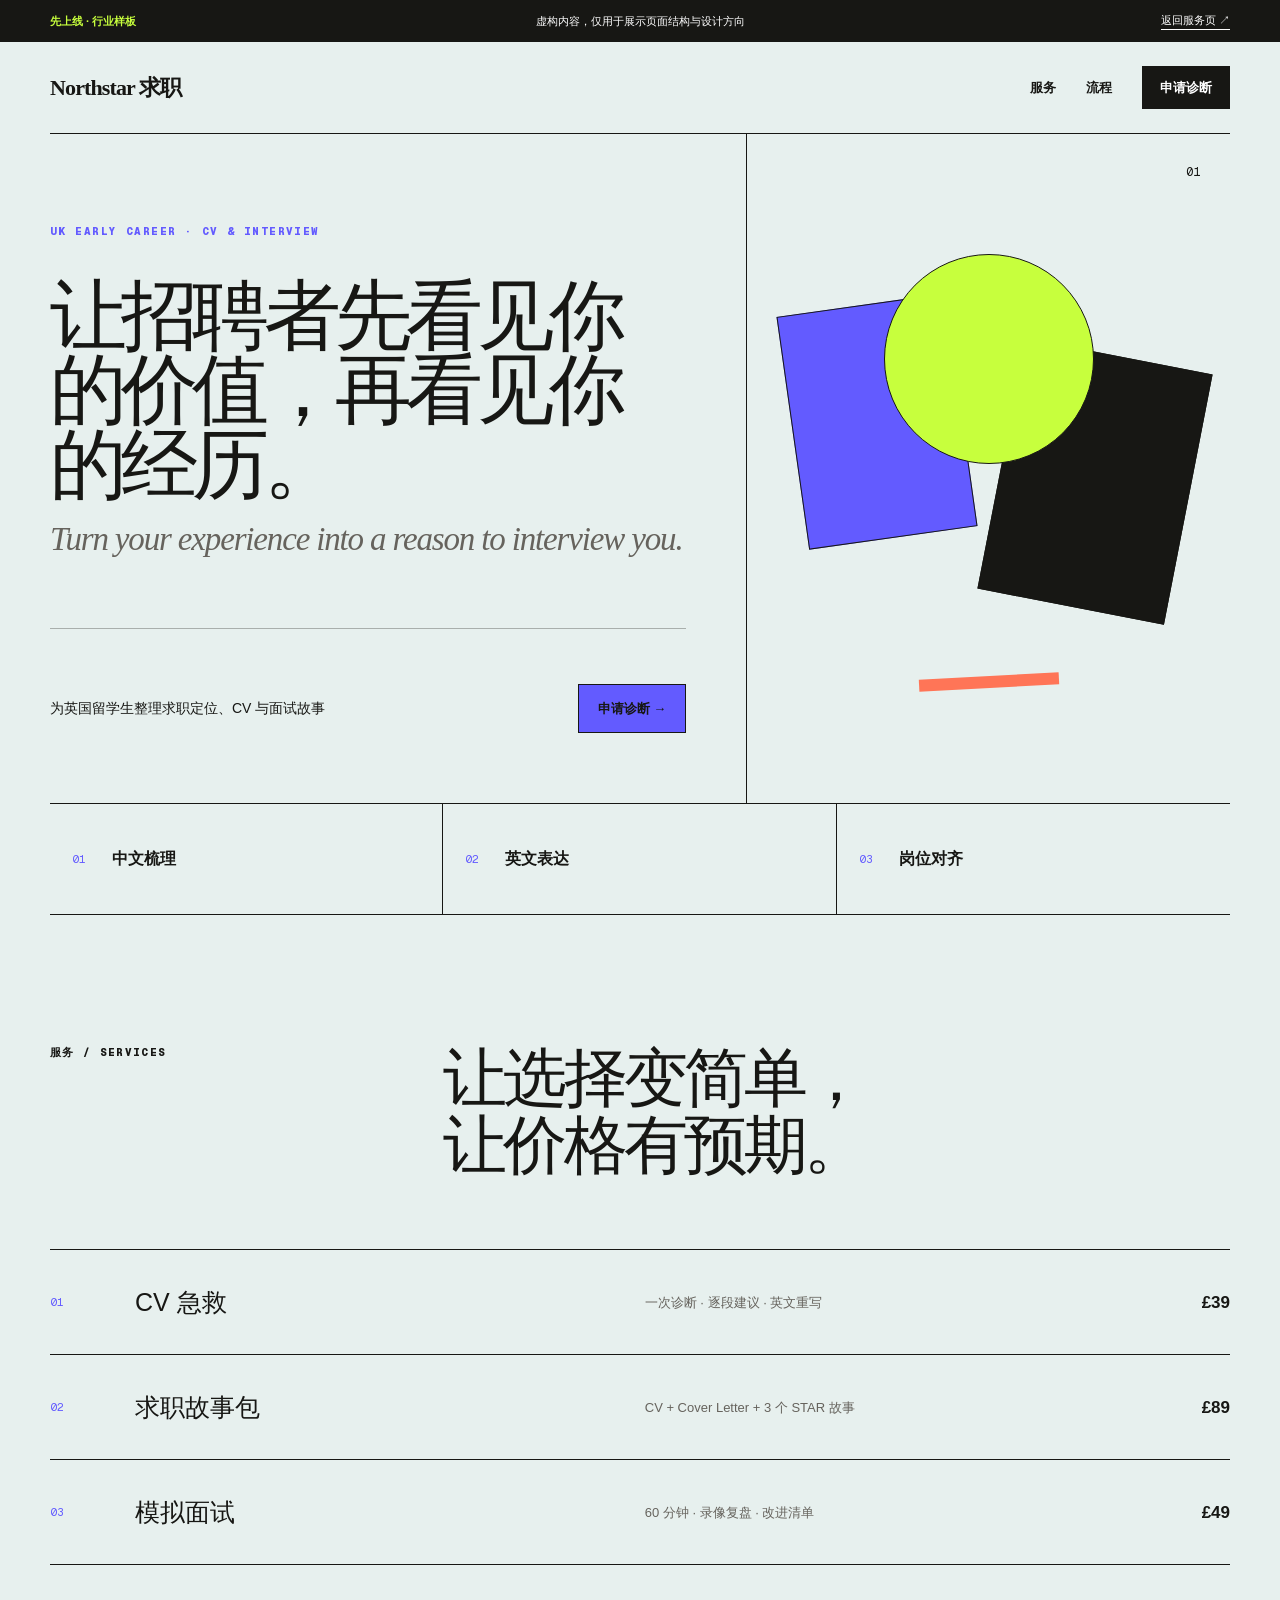
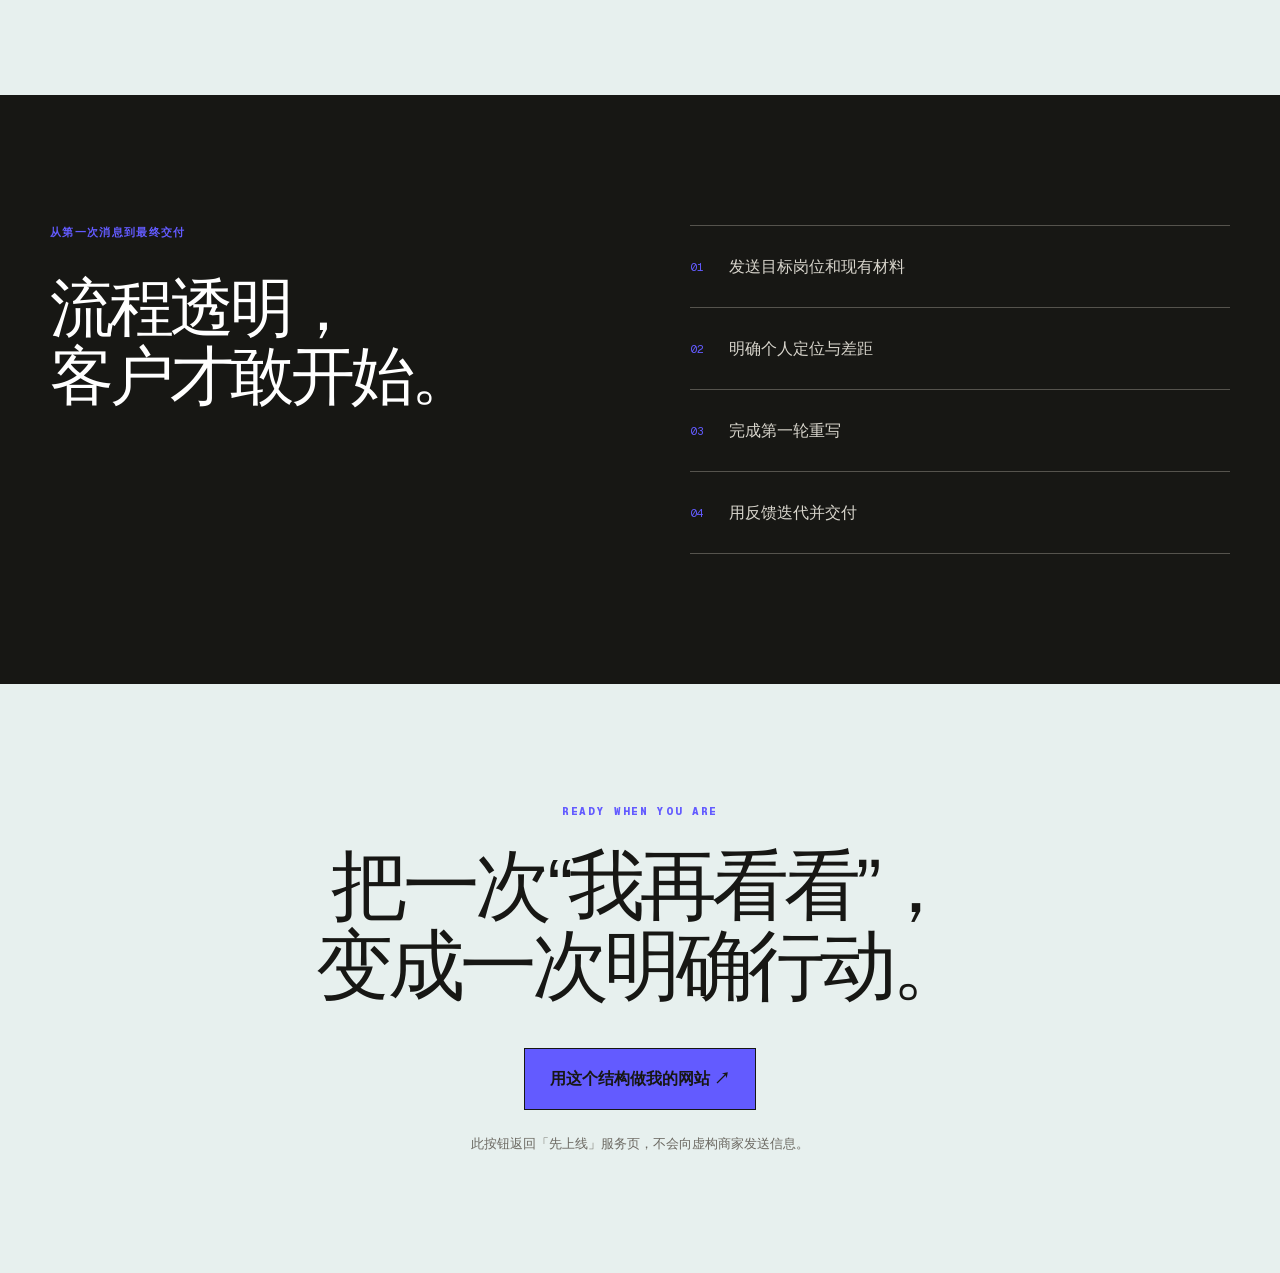
<file: demo/career.html>
<!DOCTYPE html><html lang="zh-CN"><head><meta charSet="utf-8"/><meta name="viewport" content="width=device-width, initial-scale=1"/><link rel="preload" href="/next/static/media/797e433ab948586e-s.p.08e28id.o-okb.woff2" as="font" crossorigin="" type="font/woff2"/><link rel="preload" href="/next/static/media/caa3a2e1cccd8315-s.p.09~u27dqhyhd6.woff2" as="font" crossorigin="" type="font/woff2"/><style>@font-face{font-family:Geist;font-style:normal;font-weight:100 900;font-display:swap;src:url(/next/static/media/fef07dbb0973bf53-s.12tyk43_3sh9u.woff2)format("woff2");unicode-range:U+460-52F,U+1C80-1C8A,U+20B4,U+2DE0-2DFF,U+A640-A69F,U+FE2E-FE2F}@font-face{font-family:Geist;font-style:normal;font-weight:100 900;font-display:swap;src:url(/next/static/media/8a480f0b521d4e75-s.0jzbimsg8vl84.woff2)format("woff2");unicode-range:U+301,U+400-45F,U+490-491,U+4B0-4B1,U+2116}@font-face{font-family:Geist;font-style:normal;font-weight:100 900;font-display:swap;src:url(/next/static/media/53b9e256198e5412-s.0-wfv7uh4i7h9.woff2)format("woff2");unicode-range:U+102-103,U+110-111,U+128-129,U+168-169,U+1A0-1A1,U+1AF-1B0,U+300-301,U+303-304,U+308-309,U+323,U+329,U+1EA0-1EF9,U+20AB}@font-face{font-family:Geist;font-style:normal;font-weight:100 900;font-display:swap;src:url(/next/static/media/7178b3e590c64307-s.0nx0ww8fni_q3.woff2)format("woff2");unicode-range:U+100-2BA,U+2BD-2C5,U+2C7-2CC,U+2CE-2D7,U+2DD-2FF,U+304,U+308,U+329,U+1D00-1DBF,U+1E00-1E9F,U+1EF2-1EFF,U+2020,U+20A0-20AB,U+20AD-20C0,U+2113,U+2C60-2C7F,U+A720-A7FF}@font-face{font-family:Geist;font-style:normal;font-weight:100 900;font-display:swap;src:url(/next/static/media/caa3a2e1cccd8315-s.p.09~u27dqhyhd6.woff2)format("woff2");unicode-range:U+??,U+131,U+152-153,U+2BB-2BC,U+2C6,U+2DA,U+2DC,U+304,U+308,U+329,U+2000-206F,U+20AC,U+2122,U+2191,U+2193,U+2212,U+2215,U+FEFF,U+FFFD}@font-face{font-family:Geist Fallback;src:local(Arial);ascent-override:95.94%;descent-override:28.16%;line-gap-override:0.0%;size-adjust:104.76%}.geist_a71539c9-module__T19VSG__className{font-family:Geist,Geist Fallback;font-style:normal}.geist_a71539c9-module__T19VSG__variable{--font-geist-sans:"Geist", "Geist Fallback"}
@font-face{font-family:Geist Mono;font-style:normal;font-weight:100 900;font-display:swap;src:url(/next/static/media/5ce348bf30bf5439-s.0zgw-jeven.3w.woff2)format("woff2");unicode-range:U+460-52F,U+1C80-1C8A,U+20B4,U+2DE0-2DFF,U+A640-A69F,U+FE2E-FE2F}@font-face{font-family:Geist Mono;font-style:normal;font-weight:100 900;font-display:swap;src:url(/next/static/media/4fa387ec64143e14-s.0wkzw~je483f-.woff2)format("woff2");unicode-range:U+301,U+400-45F,U+490-491,U+4B0-4B1,U+2116}@font-face{font-family:Geist Mono;font-style:normal;font-weight:100 900;font-display:swap;src:url(/next/static/media/6306c77e7c8268e4-s.0rhz0arwfsn~5.woff2)format("woff2");unicode-range:U+2000-2001,U+2004-2008,U+200A,U+23B8-23BD,U+2500-259F}@font-face{font-family:Geist Mono;font-style:normal;font-weight:100 900;font-display:swap;src:url(/next/static/media/7d817b4c03b0c5f1-s.0l76wvqk9d84w.woff2)format("woff2");unicode-range:U+102-103,U+110-111,U+128-129,U+168-169,U+1A0-1A1,U+1AF-1B0,U+300-301,U+303-304,U+308-309,U+323,U+329,U+1EA0-1EF9,U+20AB}@font-face{font-family:Geist Mono;font-style:normal;font-weight:100 900;font-display:swap;src:url(/next/static/media/bbc41e54d2fcbd21-s.0k4k9394f2q-k.woff2)format("woff2");unicode-range:U+100-2BA,U+2BD-2C5,U+2C7-2CC,U+2CE-2D7,U+2DD-2FF,U+304,U+308,U+329,U+1D00-1DBF,U+1E00-1E9F,U+1EF2-1EFF,U+2020,U+20A0-20AB,U+20AD-20C0,U+2113,U+2C60-2C7F,U+A720-A7FF}@font-face{font-family:Geist Mono;font-style:normal;font-weight:100 900;font-display:swap;src:url(/next/static/media/797e433ab948586e-s.p.08e28id.o-okb.woff2)format("woff2");unicode-range:U+??,U+131,U+152-153,U+2BB-2BC,U+2C6,U+2DA,U+2DC,U+304,U+308,U+329,U+2000-206F,U+20AC,U+2122,U+2191,U+2193,U+2212,U+2215,U+FEFF,U+FFFD}@font-face{font-family:Geist Mono Fallback;src:local(Arial);ascent-override:74.67%;descent-override:21.92%;line-gap-override:0.0%;size-adjust:134.59%}.geist_mono_8d43a2aa-module__8Li5zG__className{font-family:Geist Mono,Geist Mono Fallback;font-style:normal}.geist_mono_8d43a2aa-module__8Li5zG__variable{--font-geist-mono:"Geist Mono", "Geist Mono Fallback"}
@layer properties{@supports (((-webkit-hyphens:none)) and (not (margin-trim:inline))) or ((-moz-orient:inline) and (not (color:rgb(from red r g b)))){*,:before,:after,::backdrop{--tw-outline-style:solid}}}@layer theme{:root,:host{--font-sans:ui-sans-serif, system-ui, sans-serif, "Apple Color Emoji", "Segoe UI Emoji", "Segoe UI Symbol", "Noto Color Emoji";--font-mono:ui-monospace, SFMono-Regular, Menlo, Monaco, Consolas, "Liberation Mono", "Courier New", monospace;--spacing:.25rem;--default-font-family:var(--font-sans);--default-mono-font-family:var(--font-mono)}}@layer base{*,:after,:before,::backdrop{box-sizing:border-box;border:0 solid;margin:0;padding:0}::file-selector-button{box-sizing:border-box;border:0 solid;margin:0;padding:0}html,:host{-webkit-text-size-adjust:100%;tab-size:4;line-height:1.5;font-family:var(--default-font-family,ui-sans-serif, system-ui, sans-serif, "Apple Color Emoji", "Segoe UI Emoji", "Segoe UI Symbol", "Noto Color Emoji");font-feature-settings:var(--default-font-feature-settings,normal);font-variation-settings:var(--default-font-variation-settings,normal);-webkit-tap-highlight-color:transparent}hr{height:0;color:inherit;border-top-width:1px}abbr:where([title]){-webkit-text-decoration:underline dotted;text-decoration:underline dotted}h1,h2,h3,h4,h5,h6{font-size:inherit;font-weight:inherit}a{color:inherit;-webkit-text-decoration:inherit;-webkit-text-decoration:inherit;-webkit-text-decoration:inherit;-webkit-text-decoration:inherit;text-decoration:inherit}b,strong{font-weight:bolder}code,kbd,samp,pre{font-family:var(--default-mono-font-family,ui-monospace, SFMono-Regular, Menlo, Monaco, Consolas, "Liberation Mono", "Courier New", monospace);font-feature-settings:var(--default-mono-font-feature-settings,normal);font-variation-settings:var(--default-mono-font-variation-settings,normal);font-size:1em}small{font-size:80%}sub,sup{vertical-align:baseline;font-size:75%;line-height:0;position:relative}sub{bottom:-.25em}sup{top:-.5em}table{text-indent:0;border-color:inherit;border-collapse:collapse}:-moz-focusring{outline:auto}progress{vertical-align:baseline}summary{display:list-item}ol,ul,menu{list-style:none}img,svg,video,canvas,audio,iframe,embed,object{vertical-align:middle;display:block}img,video{max-width:100%;height:auto}button,input,select,optgroup,textarea{font:inherit;font-feature-settings:inherit;font-variation-settings:inherit;letter-spacing:inherit;color:inherit;opacity:1;background-color:#0000;border-radius:0}::file-selector-button{font:inherit;font-feature-settings:inherit;font-variation-settings:inherit;letter-spacing:inherit;color:inherit;opacity:1;background-color:#0000;border-radius:0}:where(select:is([multiple],[size])) optgroup{font-weight:bolder}:where(select:is([multiple],[size])) optgroup option{padding-inline-start:20px}::file-selector-button{margin-inline-end:4px}::placeholder{opacity:1}@supports (not ((-webkit-appearance:-apple-pay-button))) or (contain-intrinsic-size:1px){::placeholder{color:currentColor}@supports (color:color-mix(in lab, red, red)){::placeholder{color:color-mix(in oklab, currentcolor 50%, transparent)}}}textarea{resize:vertical}::-webkit-search-decoration{-webkit-appearance:none}::-webkit-date-and-time-value{min-height:1lh;text-align:inherit}::-webkit-datetime-edit{display:inline-flex}::-webkit-datetime-edit-fields-wrapper{padding:0}::-webkit-datetime-edit{padding-block:0}::-webkit-datetime-edit-year-field{padding-block:0}::-webkit-datetime-edit-month-field{padding-block:0}::-webkit-datetime-edit-day-field{padding-block:0}::-webkit-datetime-edit-hour-field{padding-block:0}::-webkit-datetime-edit-minute-field{padding-block:0}::-webkit-datetime-edit-second-field{padding-block:0}::-webkit-datetime-edit-millisecond-field{padding-block:0}::-webkit-datetime-edit-meridiem-field{padding-block:0}::-webkit-calendar-picker-indicator{line-height:1}:-moz-ui-invalid{box-shadow:none}button,input:where([type=button],[type=reset],[type=submit]){appearance:button}::file-selector-button{appearance:button}::-webkit-inner-spin-button{height:auto}::-webkit-outer-spin-button{height:auto}[hidden]:where(:not([hidden=until-found])){display:none!important}}@layer components;@layer utilities{.relative{position:relative}.start{inset-inline-start:var(--spacing)}.block{display:block}.table{display:table}.outline{outline-style:var(--tw-outline-style);outline-width:1px}}:root{--paper:#f4f0e8;--ink:#171714;--muted:#6c6a62;--line:#bdb8ac;--lime:#c7ff3d;--coral:#ff7557;--blue:#779cff;--white:#fffdf7}*{box-sizing:border-box}html{scroll-behavior:smooth}body{background:var(--paper);color:var(--ink);margin:0;font-family:Arial,PingFang SC,Microsoft YaHei,sans-serif}a{color:inherit;text-decoration:none}button,input,select{font:inherit}.shell{width:min(1180px,100% - 40px);margin:0 auto}.nav{border-bottom:1px solid var(--line);justify-content:space-between;align-items:center;height:86px;display:flex}.brand{letter-spacing:-.08em;font-size:25px;font-weight:900}.brand span{color:#5d8200}.navLinks{align-items:center;gap:32px;font-size:14px;display:flex}.navLinks>a:not(.navCta):hover{opacity:.55}.navCta{border:1px solid var(--ink);border-radius:99px;padding:12px 18px;transition:all .2s}.navCta:hover{background:var(--ink);color:var(--white)}.hero{grid-template-columns:1.04fr .96fr;align-items:center;gap:72px;min-height:690px;padding-top:55px;padding-bottom:76px;display:grid}.eyebrow,.sectionNo{font:700 12px/1 var(--font-geist-mono), monospace;letter-spacing:.13em;text-transform:uppercase;margin:0 0 28px}.pulse{background:#79a800;border-radius:50%;width:8px;height:8px;margin-right:8px;display:inline-block;box-shadow:0 0 0 4px #79a8001f}h1,h2,h3,p{margin-top:0}h1{letter-spacing:-.075em;max-width:700px;margin-bottom:28px;font-size:clamp(60px,6.3vw,96px);line-height:.97}h1 em{color:#5d8200;font-family:Georgia,Songti SC,serif;font-weight:400}.heroLead{color:#56544e;max-width:570px;margin-bottom:32px;font-size:19px;line-height:1.7}.heroLead strong{color:var(--ink)}.heroActions{align-items:center;gap:28px;display:flex}.button{border:1px solid var(--ink);cursor:pointer;justify-content:space-between;align-items:center;gap:34px;min-height:58px;padding:0 24px;font-weight:800;transition:transform .18s,box-shadow .18s;display:inline-flex}.button:hover{box-shadow:5px 5px 0 var(--ink);transform:translate(-3px,-3px)}.buttonDark{background:var(--ink);color:var(--white)}.buttonDark:hover{box-shadow:5px 5px #739b13}.buttonLime{background:var(--lime);width:100%;color:var(--ink)}.textLink{border-bottom:1px solid;padding-bottom:4px;font-size:14px}.trustRow{color:var(--muted);gap:25px;margin-top:28px;font-size:13px;display:flex}.heroVisual{place-items:center;min-height:520px;display:grid;position:relative}.browserCard{background:var(--white);border:2px solid var(--ink);width:86%;min-height:430px;box-shadow:18px 18px 0 var(--blue);position:relative;transform:rotate(1.8deg)}.browserTop{border-bottom:1px solid var(--ink);align-items:center;gap:7px;height:42px;padding:0 13px;display:flex}.browserTop i{border:1px solid;border-radius:50%;width:8px;height:8px}.browserTop span{color:#817f78;width:60%;font:9px var(--font-geist-mono), monospace;text-align:center;background:#eeeae1;border-radius:3px;margin-left:8px;padding:5px}.mockPage{padding:54px 42px}.mockLabel{color:#766dff;font:700 9px var(--font-geist-mono), monospace;letter-spacing:.12em;margin-bottom:25px}.mockTitle{letter-spacing:-.035em;margin-bottom:27px;font:700 30px/1.15 Georgia,Songti SC,serif}.mockText{background:#d4d0c7;width:80%;height:7px;margin:9px 0}.mockText.short{width:57%}.mockButton{color:#fff;background:#766dff;width:fit-content;margin-top:35px;padding:13px 21px;font-size:11px;font-weight:700}.priceSticker{background:var(--lime);border:2px solid var(--ink);width:145px;height:145px;box-shadow:6px 6px 0 var(--ink);z-index:2;border-radius:50%;flex-direction:column;justify-content:center;align-items:center;padding:24px;display:flex;position:absolute;bottom:5px;right:-3px;transform:rotate(-8deg)}.priceSticker small,.priceSticker span{font-size:11px;font-weight:700}.priceSticker strong{font:900 47px/.95 var(--font-geist-sans), sans-serif;letter-spacing:-.07em}.liveBadge{background:var(--coral);border:1px solid var(--ink);font:800 10px var(--font-geist-mono), monospace;padding:10px 14px;position:absolute;top:35px;right:-8px;transform:rotate(5deg)}.scribble{z-index:3;font:italic 16px/1.4 Georgia,serif;position:absolute;top:0;left:-24px;transform:rotate(-8deg)}.marquee{background:var(--ink);color:var(--white);white-space:nowrap;padding:16px 0;overflow:hidden}.marquee div{width:max-content;font-weight:700;animation:25s linear infinite slide}.marquee b{color:var(--lime);padding:0 30px}@keyframes slide{to{transform:translate(-50%)}}.section{padding-top:130px;padding-bottom:130px}.sectionIntro{margin-bottom:62px}.sectionIntro h2,.priceCopy h2,.briefIntro h2{letter-spacing:-.065em;max-width:850px;margin-bottom:0;font-size:clamp(39px,5vw,69px);line-height:1.06}.sectionIntro h2 span{color:#7b796f;font-family:Georgia,Songti SC,serif;font-weight:400}.fitGrid{border:1px solid var(--ink);grid-template-columns:repeat(3,1fr);display:grid}.fitCard{border-right:1px solid var(--ink);flex-direction:column;min-height:270px;padding:28px;display:flex}.fitCard:last-child{border-right:0}.fitCard>span{color:var(--muted);font:12px var(--font-geist-mono), monospace}.fitCard h3{letter-spacing:-.04em;margin:auto 0 14px;font-size:25px;line-height:1.2}.fitCard p{color:var(--muted);margin:0;font-size:15px;line-height:1.65}.darkSection{background:var(--ink);color:var(--white);padding:130px 0}.inverted h2 span{color:#aaa79c}.deliverGrid{border:1px solid #595850;grid-template-columns:1.15fr .85fr;display:grid}.deliverMain{border-right:1px solid #595850;grid-template-columns:70px 1fr;min-height:460px;padding:38px;display:grid}.deliverIndex{width:46px;height:46px;font:14px var(--font-geist-mono), monospace;border:1px solid #77766f;border-radius:50%;place-items:center;display:grid}.deliverMain>div{align-self:end}.miniLabel{color:var(--lime);font:700 11px var(--font-geist-mono), monospace;letter-spacing:.1em}.deliverMain h3{letter-spacing:-.055em;max-width:480px;margin-bottom:18px;font-size:45px;line-height:1.05}.deliverMain>div>p:last-child{color:#b8b5ab;max-width:500px;margin:0;line-height:1.75}.deliverList{flex-direction:column;display:flex}.deliverList div{border-bottom:1px solid #595850;flex:1;justify-content:space-between;align-items:center;gap:20px;padding:24px 28px;display:flex}.deliverList div:last-child{border-bottom:0}.deliverList b{font-size:16px}.deliverList span{color:#aaa79c;font-size:12px}.examples{grid-template-columns:repeat(3,1fr);gap:18px;display:grid}.example{border:1px solid var(--ink);min-height:395px;padding:24px;transition:transform .18s,box-shadow .18s;display:block;overflow:hidden}.example:hover{box-shadow:7px 7px 0 var(--ink);transform:translate(-4px,-4px)}.exampleTop{font:700 11px var(--font-geist-mono), monospace;letter-spacing:.1em;justify-content:space-between;display:flex}.exampleShape{border:2px solid var(--ink);width:190px;height:190px;margin:38px auto 33px}.example.coral{background:#ff9b83}.example.coral .exampleShape{background:#ffe9df;border-radius:50%;box-shadow:25px 15px #e95539}.example.blue{background:#9db5ff}.example.blue .exampleShape{background:#262622;transform:rotate(12deg);box-shadow:-18px 18px #dfe6ff}.example.lime{background:var(--lime)}.example.lime .exampleShape{background:linear-gradient(135deg, transparent 48%, var(--ink) 49% 51%, transparent 52%);border-radius:50% 50% 5px 5px}.example h3{letter-spacing:-.04em;margin-bottom:8px;font-size:26px}.example p{margin:0;font-size:12px}.exampleLink{border-bottom:1px solid;margin-top:18px;padding-bottom:3px;font-size:12px;font-weight:800;display:inline-block}.exampleNote{color:var(--muted);margin:18px 0 0;font-size:12px}.priceSection{grid-template-columns:1fr 440px;align-items:center;gap:90px;padding-top:40px;padding-bottom:140px;display:grid}.priceCopy h2{margin-bottom:28px}.priceCopy>p:not(.sectionNo){max-width:570px;color:var(--muted);line-height:1.8}.priceCopy ul{border-top:1px solid var(--line);margin:38px 0 0;padding:0;list-style:none}.priceCopy li{border-bottom:1px solid var(--line);padding:16px 0;font-weight:700}.priceCopy li span{color:#829f37;width:45px;font:12px var(--font-geist-mono), monospace;display:inline-block}.priceCard{background:var(--white);border:2px solid var(--ink);box-shadow:12px 12px 0 var(--coral);padding:30px;transform:rotate(1deg)}.priceCardHead{border-bottom:1px solid var(--line);font:700 10px var(--font-geist-mono), monospace;justify-content:space-between;padding-bottom:22px;display:flex}.priceCard>p{margin:26px 0 4px;font-weight:700}.bigPrice{letter-spacing:-.09em;margin:2px 0 8px;font-size:104px;font-weight:900;line-height:.95}.bigPrice sup{vertical-align:top;letter-spacing:0;font-size:32px}.priceCard .priceSub{color:var(--muted);margin:0 0 28px;font-size:12px;font-weight:400}.priceCard small{color:var(--muted);margin-top:18px;font-size:10px;line-height:1.5;display:block}.briefSection{border-top:1px solid var(--ink);background:#d9d3c7;padding:130px 0}.briefGrid{grid-template-columns:.82fr 1.18fr;align-items:start;gap:85px;display:grid}.briefIntro{position:sticky;top:35px}.briefIntro h2{margin-bottom:28px;font-size:clamp(42px,4.4vw,62px)}.briefIntro>p:not(.sectionNo){color:#5e5b54;max-width:430px;line-height:1.75}.privacyNote{border:1px solid #a8a397;width:fit-content;margin-top:30px;padding:10px 14px;font-size:12px}.briefForm{border-top:1px solid var(--ink)}.briefForm label{border-bottom:1px solid #aaa599;grid-template-columns:42px 1fr;align-items:center;padding:24px 0 25px;font-size:14px;font-weight:800;display:grid}.briefForm label>span{color:#70791e;font:11px var(--font-geist-mono), monospace;align-self:start}.briefForm input,.briefForm select{width:100%;color:var(--ink);background:#ffffff6b;border:1px solid #0000;border-radius:0;outline:none;grid-column:2;margin-top:13px;padding:14px 16px}.briefForm input:focus,.briefForm select:focus{background:var(--white);border-color:var(--ink)}.briefForm input::placeholder{color:#89857d}.formButton{width:100%;margin-top:28px}.resultCard{background:var(--lime);border:2px solid var(--ink);box-shadow:8px 8px 0 var(--ink);grid-column:2;margin-top:-50px;padding:28px}.resultHead{justify-content:space-between;align-items:center;display:flex}.resultHead small{font:700 10px var(--font-geist-mono), monospace;letter-spacing:.12em}.resultHead h3{margin:6px 0 0;font-size:24px}.resultHead>span{background:var(--ink);width:42px;height:42px;color:var(--lime);border-radius:50%;place-items:center;display:grid}.resultCard pre{border:1px solid var(--ink);white-space:pre-wrap;font:13px/1.7 var(--font-geist-mono), monospace;background:#ffffff8c;margin:24px 0;padding:20px;overflow:auto}.resultActions{grid-template-columns:repeat(3,1fr);gap:10px;display:grid}.resultActions button{border:1px solid var(--ink);background:var(--white);cursor:pointer;padding:14px;font-weight:800}.resultActions button:first-child{background:var(--ink);color:var(--white)}.resultCard>p{margin:16px 0 0;font-size:11px;line-height:1.5}.footer{justify-content:space-between;align-items:center;gap:30px;min-height:160px;display:flex}.footer p{color:var(--muted);margin:0;font-size:13px}.footer>a:last-child{border-bottom:1px solid;padding-bottom:4px;font-size:13px;font-weight:700}.demoPage{--demo-bg:#f4f0e8;--demo-accent:#779cff;--demo-ink:#171714;background:var(--demo-bg);min-height:100vh;color:var(--demo-ink)}.demo-photo{--demo-bg:#ebe9ff;--demo-accent:#ff6a4c}.demo-tutor{--demo-bg:#f7edc9;--demo-accent:#76a400}.demo-career{--demo-bg:#e7f0ee;--demo-accent:#635bff}.demoNotice{background:var(--demo-ink);color:#fff;grid-template-columns:1fr auto 1fr;align-items:center;gap:22px;min-height:42px;padding:9px max(22px,50vw - 590px);font-size:11px;display:grid}.demoNotice span{color:var(--lime);font-weight:800}.demoNotice b{text-align:center;font-weight:500}.demoNotice a{border-bottom:1px solid;justify-self:end}.demoNav{border-bottom:1px solid var(--demo-ink);justify-content:space-between;align-items:center;width:min(1180px,100% - 40px);height:92px;margin:0 auto;display:flex}.demoLogo{letter-spacing:-.04em;font:700 22px Georgia,Songti SC,serif}.demoNav>div{align-items:center;gap:30px;font-size:13px;font-weight:700;display:flex}.demoNavCta{background:var(--demo-ink);color:#fff;padding:12px 18px}.demoHero{border-bottom:1px solid var(--demo-ink);grid-template-columns:1.18fr .82fr;align-items:stretch;width:min(1180px,100% - 40px);min-height:670px;margin:0 auto;display:grid}.demoHeroCopy{flex-direction:column;padding:90px 60px 70px 0;display:flex}.demoHeroCopy>p{color:var(--demo-accent);font:800 11px var(--font-geist-mono), monospace;letter-spacing:.13em}.demoHeroCopy h1{max-width:730px;margin:40px 0 20px;font-size:clamp(58px,6vw,88px)}.demoHeroCopy h2{color:#66635d;letter-spacing:-.035em;max-width:650px;margin:0;font:italic 33px/1.15 Georgia,serif}.demoIntroRow{border-top:1px solid #1717144d;justify-content:space-between;align-items:center;gap:30px;margin-top:auto;padding-top:55px;display:flex}.demoIntroRow span{max-width:420px;font-size:14px;line-height:1.6}.demoIntroRow a{background:var(--demo-accent);border:1px solid var(--demo-ink);flex:none;padding:14px 19px;font-size:13px;font-weight:800}.demoArtwork{border-left:1px solid var(--demo-ink);position:relative;overflow:hidden}.demoArtwork:before,.demoArtwork:after{content:"";border:1px solid var(--demo-ink);position:absolute}.demoArtwork:before{background:var(--demo-accent);width:170px;height:235px;top:170px;left:45px;transform:rotate(-8deg)}.demoArtwork:after{background:var(--demo-ink);width:190px;height:255px;top:220px;right:40px;transform:rotate(11deg)}.demoOrb{z-index:2;background:var(--lime);border:1px solid;border-radius:50%;width:210px;height:210px;position:absolute;top:120px;left:50%;transform:translate(-50%)}.demoArtwork>span{font:12px var(--font-geist-mono), monospace;position:absolute;top:30px;right:30px}.demoArtwork>i{z-index:3;background:var(--coral);width:140px;height:12px;position:absolute;bottom:115px;left:50%;transform:translate(-50%)rotate(-3deg)}.demoProof{border-bottom:1px solid var(--demo-ink);grid-template-columns:repeat(3,1fr);width:min(1180px,100% - 40px);margin:0 auto;display:grid}.demoProof div{border-right:1px solid var(--demo-ink);align-items:center;gap:26px;min-height:110px;padding:22px;display:flex}.demoProof div:last-child{border-right:0}.demoProof span{color:var(--demo-accent);font:11px var(--font-geist-mono), monospace}.demoProof b{font-size:16px}.demoServices{width:min(1180px,100% - 40px);margin:0 auto;padding:130px 0}.demoSectionHead{grid-template-columns:1fr 2fr;margin-bottom:70px;display:grid}.demoSectionHead p{font:800 11px var(--font-geist-mono), monospace;letter-spacing:.12em}.demoSectionHead h2{letter-spacing:-.06em;margin:0;font-size:clamp(45px,5vw,68px);line-height:1.05}.demoServiceList{border-top:1px solid var(--demo-ink)}.demoServiceList article{border-bottom:1px solid var(--demo-ink);grid-template-columns:65px 1.1fr 1fr 120px;align-items:center;gap:20px;min-height:105px;display:grid}.demoServiceList article>span{color:var(--demo-accent);font:11px var(--font-geist-mono), monospace}.demoServiceList h3{margin:0;font-size:25px}.demoServiceList p{color:#66635d;margin:0;font-size:13px}.demoServiceList b{justify-self:end;font-size:17px}.demoProcess{background:var(--demo-ink);color:#fff;grid-template-columns:1fr 1fr;gap:100px;padding:130px max(22px,50vw - 590px);display:grid}.demoProcess>div>p{color:var(--demo-accent);font:800 11px var(--font-geist-mono), monospace;letter-spacing:.12em}.demoProcess h2{letter-spacing:-.06em;margin:35px 0 0;font-size:clamp(45px,5vw,67px);line-height:1.05}.demoProcess ol{border-top:1px solid #55534d;margin:0;padding:0;list-style:none}.demoProcess li{color:#d8d5cc;border-bottom:1px solid #55534d;align-items:center;gap:25px;min-height:82px;padding:20px 0;display:flex}.demoProcess li span{color:var(--demo-accent);font:11px var(--font-geist-mono), monospace}.demoContact{text-align:center;flex-direction:column;justify-content:center;align-items:center;min-height:580px;padding:120px 22px;display:flex}.demoContact>p{color:var(--demo-accent);font:800 11px var(--font-geist-mono), monospace;letter-spacing:.15em}.demoContact h2{letter-spacing:-.065em;margin:28px 0 42px;font-size:clamp(48px,6vw,80px);line-height:1.04}.demoContact>a{background:var(--demo-accent);border:1px solid var(--demo-ink);padding:18px 25px;font-weight:900}.demoContact small{color:#6c6962;margin-top:24px}@media (max-width:900px){.hero{grid-template-columns:1fr;gap:20px}.heroVisual{min-height:500px}.fitGrid,.examples{grid-template-columns:1fr}.fitCard{border-right:0;border-bottom:1px solid var(--ink);min-height:210px}.fitCard:last-child{border-bottom:0}.deliverGrid,.priceSection,.briefGrid{grid-template-columns:1fr}.deliverMain{border-bottom:1px solid #595850;border-right:0;min-height:360px}.priceSection{gap:60px}.priceCard{width:min(440px,94%);margin:0 auto}.briefIntro{position:static}.resultCard{grid-column:1;margin-top:0}.demoHero{grid-template-columns:1fr}.demoHeroCopy{min-height:620px;padding-right:0}.demoArtwork{border-left:0;border-top:1px solid var(--demo-ink);min-height:480px}.demoSectionHead,.demoProcess{grid-template-columns:1fr;gap:55px}}@media (max-width:640px){.shell{width:min(100% - 28px,1180px)}.nav{height:72px}.navLinks>a:not(.navCta){display:none}.navCta{padding:10px 14px}.hero{min-height:auto;padding-top:55px}h1{font-size:58px}.heroLead{font-size:17px}.heroActions{flex-direction:column;align-items:stretch;gap:18px}.button{width:100%}.textLink{width:fit-content}.trustRow{gap:13px;font-size:11px}.heroVisual{min-height:420px}.browserCard{width:95%;min-height:345px;box-shadow:10px 10px 0 var(--blue)}.mockPage{padding:38px 26px}.mockTitle{font-size:24px}.priceSticker{width:120px;height:120px;bottom:9px;right:-3px}.priceSticker strong{font-size:38px}.liveBadge{top:24px}.scribble{font-size:13px;top:-12px;left:0}.section,.darkSection,.briefSection{padding-top:90px;padding-bottom:90px}.sectionIntro{margin-bottom:42px}.sectionIntro h2,.priceCopy h2,.briefIntro h2{font-size:42px}.deliverMain{grid-template-columns:50px 1fr;padding:25px}.deliverMain h3{font-size:34px}.deliverList div{padding:20px}.deliverList span{text-align:right}.examples{gap:12px}.example{min-height:360px}.priceSection{padding-top:10px;padding-bottom:100px}.bigPrice{font-size:88px}.briefGrid{gap:50px}.briefForm label{grid-template-columns:32px 1fr}.resultActions{grid-template-columns:1fr}.footer{flex-direction:column;align-items:flex-start;padding:35px 0}.demoNotice{grid-template-columns:1fr auto}.demoNotice b{display:none}.demoNav{height:76px}.demoNav>div>a:not(.demoNavCta){display:none}.demoHero{min-height:auto}.demoHeroCopy{min-height:570px;padding:70px 0 45px}.demoHeroCopy h1{font-size:53px}.demoHeroCopy h2{font-size:25px}.demoIntroRow{flex-direction:column;align-items:flex-start}.demoArtwork{min-height:380px}.demoProof{grid-template-columns:1fr}.demoProof div{border-right:0;border-bottom:1px solid var(--demo-ink);min-height:80px}.demoProof div:last-child{border-bottom:0}.demoServices{padding:90px 0}.demoSectionHead{margin-bottom:45px}.demoServiceList article{grid-template-columns:40px 1fr auto;gap:12px;padding:24px 0}.demoServiceList article p{grid-column:2/-1}.demoProcess{padding-top:90px;padding-bottom:90px}.demoContact{min-height:520px;padding:90px 18px}}@media (prefers-reduced-motion:reduce){*{scroll-behavior:auto!important;transition:none!important;animation:none!important}}@property --tw-outline-style{syntax:"*";inherits:false;initial-value:solid}
</style><meta name="next-size-adjust" content=""/><title>先上线｜48 小时做出你的第一条成交路径</title><meta name="description" content="为自由职业者和小生意打造中英双语一页网站。先看可点击预览，满意再付，48 小时上线。"/><link rel="canonical" href="https://sshui-nine.github.io"/><link rel="alternate" hrefLang="zh-CN" href="https://sshui-nine.github.io"/><link rel="alternate" hrefLang="en-GB" href="https://sshui-nine.github.io/en/"/><meta property="og:title" content="先上线｜别再等完美，先让生意上线"/><meta property="og:description" content="中英双语一页网站 · 48H 上线 · £49"/><meta property="og:url" content="https://sshui-nine.github.io"/><meta property="og:locale" content="zh_CN"/><meta property="og:image" content="https://sshui-nine.github.io/og.png"/><meta property="og:image:width" content="1200"/><meta property="og:image:height" content="630"/><meta property="og:type" content="website"/><meta name="twitter:card" content="summary_large_image"/><meta name="twitter:title" content="先上线｜别再等完美，先让生意上线"/><meta name="twitter:description" content="中英双语一页网站 · 48H 上线 · £49"/><meta name="twitter:image" content="https://sshui-nine.github.io/og.png"/><link rel="icon" href="/favicon.svg" type="image/svg+xml"/></head><body class="geist_a71539c9-module__T19VSG__variable geist_mono_8d43a2aa-module__8Li5zG__variable"><div hidden=""><!--$--><!--/$--></div><script type="application/ld+json">{"@context":"https://schema.org","@type":"Service","name":"Xianshang Studio one-page website service","description":"Mobile-first English or bilingual one-page websites for small service businesses.","serviceType":"One-page website design and copy","areaServed":{"@type":"Country","name":"United Kingdom"},"provider":{"@type":"Organization","name":"Xianshang Studio","url":"https://sshui-nine.github.io/","email":"mailto:sshui97555@gmail.com"},"offers":{"@type":"Offer","price":"49","priceCurrency":"GBP","availability":"https://schema.org/LimitedAvailability","url":"https://sshui-nine.github.io/en/#brief"}}</script><main class="demoPage demo-career"><div class="demoNotice"><span>先上线 · 行业样板</span><b>虚构内容，仅用于展示页面结构与设计方向</b><a href="/">返回服务页 ↗</a></div><nav class="demoNav"><a class="demoLogo" href="#demo-top">Northstar 求职</a><div><a href="#demo-services">服务</a><a href="#demo-process">流程</a><a class="demoNavCta" href="#demo-contact">申请诊断</a></div></nav><section class="demoHero" id="demo-top"><div class="demoHeroCopy"><p>UK EARLY CAREER · CV &amp; INTERVIEW</p><h1>让招聘者先看见你的价值，再看见你的经历。</h1><h2>Turn your experience into a reason to interview you.</h2><div class="demoIntroRow"><span>为英国留学生整理求职定位、CV 与面试故事</span><a href="#demo-contact">申请诊断<!-- --> →</a></div></div><div class="demoArtwork" aria-hidden="true"><div class="demoOrb"></div><span>01</span><i></i></div></section><section class="demoProof" aria-label="样板信任信息"><div><span>0<!-- -->1</span><b>中文梳理</b></div><div><span>0<!-- -->2</span><b>英文表达</b></div><div><span>0<!-- -->3</span><b>岗位对齐</b></div></section><section class="demoServices" id="demo-services"><div class="demoSectionHead"><p>服务 / SERVICES</p><h2>让选择变简单，<br/>让价格有预期。</h2></div><div class="demoServiceList"><article><span>0<!-- -->1</span><h3>CV 急救</h3><p>一次诊断 · 逐段建议 · 英文重写</p><b>£39</b></article><article><span>0<!-- -->2</span><h3>求职故事包</h3><p>CV + Cover Letter + 3 个 STAR 故事</p><b>£89</b></article><article><span>0<!-- -->3</span><h3>模拟面试</h3><p>60 分钟 · 录像复盘 · 改进清单</p><b>£49</b></article></div></section><section class="demoProcess" id="demo-process"><div><p>从第一次消息到最终交付</p><h2>流程透明，<br/>客户才敢开始。</h2></div><ol><li><span>0<!-- -->1</span>发送目标岗位和现有材料</li><li><span>0<!-- -->2</span>明确个人定位与差距</li><li><span>0<!-- -->3</span>完成第一轮重写</li><li><span>0<!-- -->4</span>用反馈迭代并交付</li></ol></section><section class="demoContact" id="demo-contact"><p>READY WHEN YOU ARE</p><h2>把一次“我再看看”，<br/>变成一次明确行动。</h2><a href="/">用这个结构做我的网站 ↗</a><small>此按钮返回「先上线」服务页，不会向虚构商家发送信息。</small></section></main><!--$--><!--/$--></body></html>
</file>
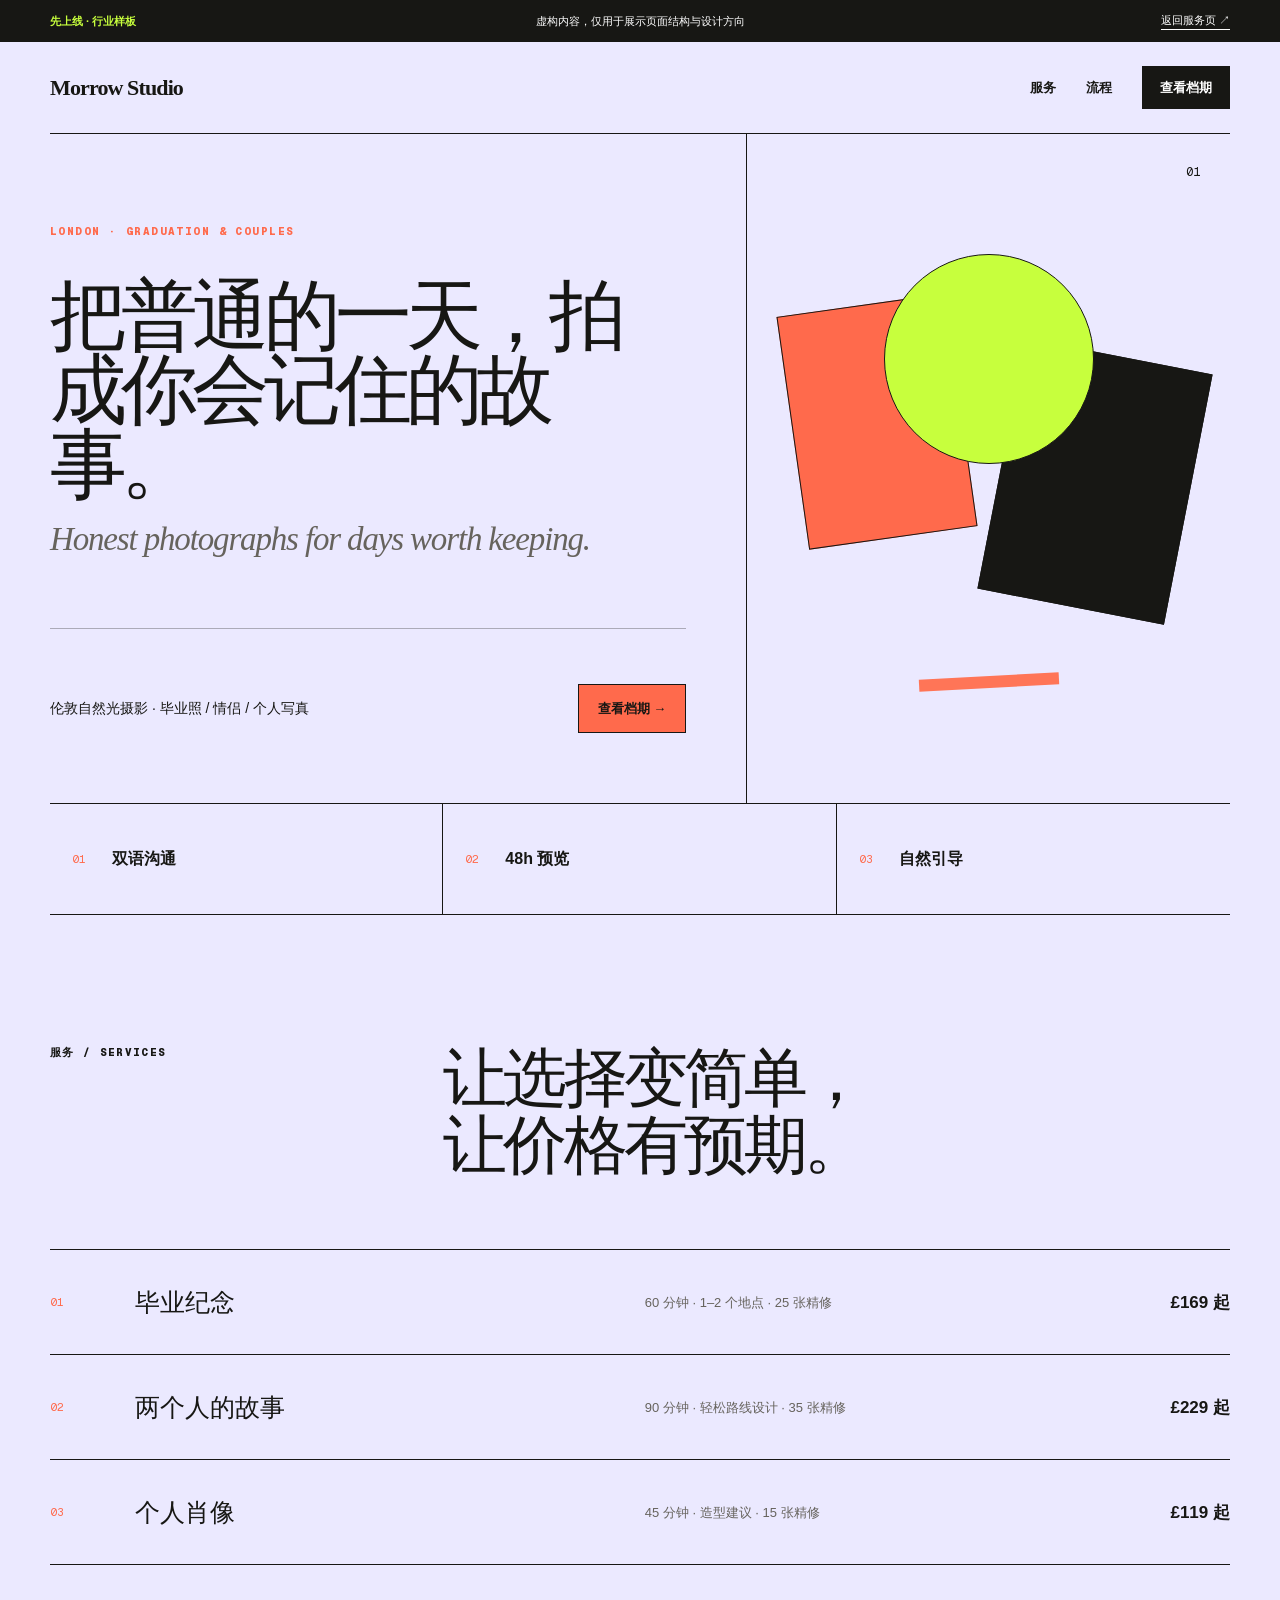
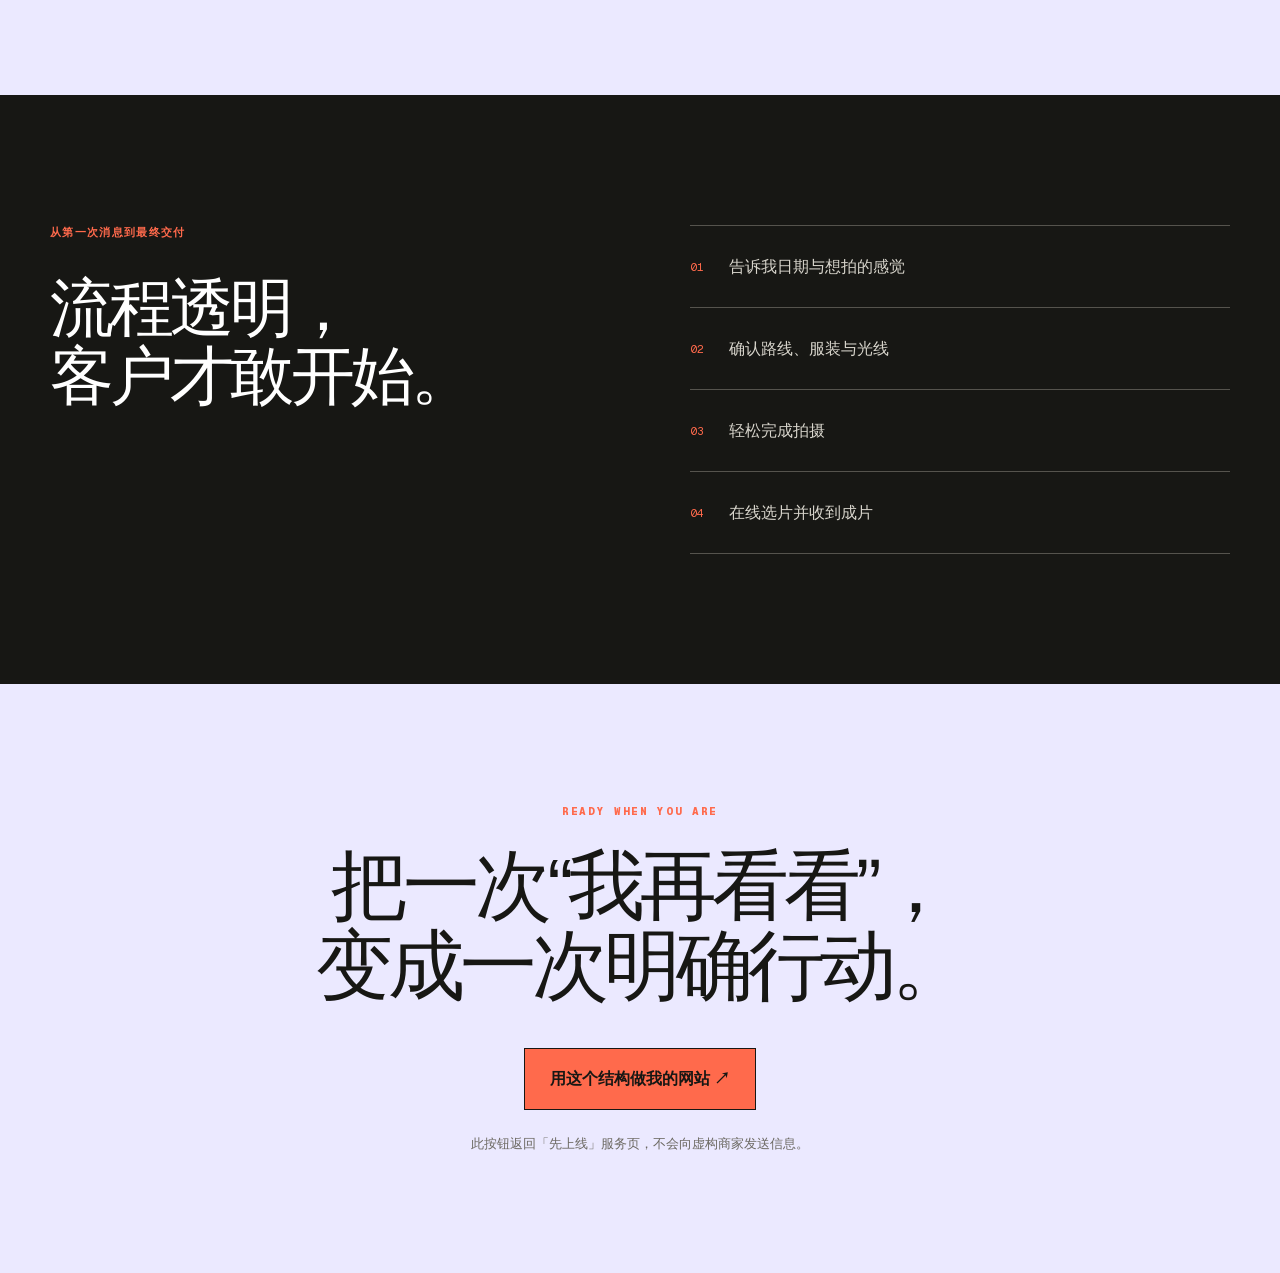
<file: demo/photo.html>
<!DOCTYPE html><html lang="zh-CN"><head><meta charSet="utf-8"/><meta name="viewport" content="width=device-width, initial-scale=1"/><link rel="preload" href="/next/static/media/797e433ab948586e-s.p.08e28id.o-okb.woff2" as="font" crossorigin="" type="font/woff2"/><link rel="preload" href="/next/static/media/caa3a2e1cccd8315-s.p.09~u27dqhyhd6.woff2" as="font" crossorigin="" type="font/woff2"/><style>@font-face{font-family:Geist;font-style:normal;font-weight:100 900;font-display:swap;src:url(/next/static/media/fef07dbb0973bf53-s.12tyk43_3sh9u.woff2)format("woff2");unicode-range:U+460-52F,U+1C80-1C8A,U+20B4,U+2DE0-2DFF,U+A640-A69F,U+FE2E-FE2F}@font-face{font-family:Geist;font-style:normal;font-weight:100 900;font-display:swap;src:url(/next/static/media/8a480f0b521d4e75-s.0jzbimsg8vl84.woff2)format("woff2");unicode-range:U+301,U+400-45F,U+490-491,U+4B0-4B1,U+2116}@font-face{font-family:Geist;font-style:normal;font-weight:100 900;font-display:swap;src:url(/next/static/media/53b9e256198e5412-s.0-wfv7uh4i7h9.woff2)format("woff2");unicode-range:U+102-103,U+110-111,U+128-129,U+168-169,U+1A0-1A1,U+1AF-1B0,U+300-301,U+303-304,U+308-309,U+323,U+329,U+1EA0-1EF9,U+20AB}@font-face{font-family:Geist;font-style:normal;font-weight:100 900;font-display:swap;src:url(/next/static/media/7178b3e590c64307-s.0nx0ww8fni_q3.woff2)format("woff2");unicode-range:U+100-2BA,U+2BD-2C5,U+2C7-2CC,U+2CE-2D7,U+2DD-2FF,U+304,U+308,U+329,U+1D00-1DBF,U+1E00-1E9F,U+1EF2-1EFF,U+2020,U+20A0-20AB,U+20AD-20C0,U+2113,U+2C60-2C7F,U+A720-A7FF}@font-face{font-family:Geist;font-style:normal;font-weight:100 900;font-display:swap;src:url(/next/static/media/caa3a2e1cccd8315-s.p.09~u27dqhyhd6.woff2)format("woff2");unicode-range:U+??,U+131,U+152-153,U+2BB-2BC,U+2C6,U+2DA,U+2DC,U+304,U+308,U+329,U+2000-206F,U+20AC,U+2122,U+2191,U+2193,U+2212,U+2215,U+FEFF,U+FFFD}@font-face{font-family:Geist Fallback;src:local(Arial);ascent-override:95.94%;descent-override:28.16%;line-gap-override:0.0%;size-adjust:104.76%}.geist_a71539c9-module__T19VSG__className{font-family:Geist,Geist Fallback;font-style:normal}.geist_a71539c9-module__T19VSG__variable{--font-geist-sans:"Geist", "Geist Fallback"}
@font-face{font-family:Geist Mono;font-style:normal;font-weight:100 900;font-display:swap;src:url(/next/static/media/5ce348bf30bf5439-s.0zgw-jeven.3w.woff2)format("woff2");unicode-range:U+460-52F,U+1C80-1C8A,U+20B4,U+2DE0-2DFF,U+A640-A69F,U+FE2E-FE2F}@font-face{font-family:Geist Mono;font-style:normal;font-weight:100 900;font-display:swap;src:url(/next/static/media/4fa387ec64143e14-s.0wkzw~je483f-.woff2)format("woff2");unicode-range:U+301,U+400-45F,U+490-491,U+4B0-4B1,U+2116}@font-face{font-family:Geist Mono;font-style:normal;font-weight:100 900;font-display:swap;src:url(/next/static/media/6306c77e7c8268e4-s.0rhz0arwfsn~5.woff2)format("woff2");unicode-range:U+2000-2001,U+2004-2008,U+200A,U+23B8-23BD,U+2500-259F}@font-face{font-family:Geist Mono;font-style:normal;font-weight:100 900;font-display:swap;src:url(/next/static/media/7d817b4c03b0c5f1-s.0l76wvqk9d84w.woff2)format("woff2");unicode-range:U+102-103,U+110-111,U+128-129,U+168-169,U+1A0-1A1,U+1AF-1B0,U+300-301,U+303-304,U+308-309,U+323,U+329,U+1EA0-1EF9,U+20AB}@font-face{font-family:Geist Mono;font-style:normal;font-weight:100 900;font-display:swap;src:url(/next/static/media/bbc41e54d2fcbd21-s.0k4k9394f2q-k.woff2)format("woff2");unicode-range:U+100-2BA,U+2BD-2C5,U+2C7-2CC,U+2CE-2D7,U+2DD-2FF,U+304,U+308,U+329,U+1D00-1DBF,U+1E00-1E9F,U+1EF2-1EFF,U+2020,U+20A0-20AB,U+20AD-20C0,U+2113,U+2C60-2C7F,U+A720-A7FF}@font-face{font-family:Geist Mono;font-style:normal;font-weight:100 900;font-display:swap;src:url(/next/static/media/797e433ab948586e-s.p.08e28id.o-okb.woff2)format("woff2");unicode-range:U+??,U+131,U+152-153,U+2BB-2BC,U+2C6,U+2DA,U+2DC,U+304,U+308,U+329,U+2000-206F,U+20AC,U+2122,U+2191,U+2193,U+2212,U+2215,U+FEFF,U+FFFD}@font-face{font-family:Geist Mono Fallback;src:local(Arial);ascent-override:74.67%;descent-override:21.92%;line-gap-override:0.0%;size-adjust:134.59%}.geist_mono_8d43a2aa-module__8Li5zG__className{font-family:Geist Mono,Geist Mono Fallback;font-style:normal}.geist_mono_8d43a2aa-module__8Li5zG__variable{--font-geist-mono:"Geist Mono", "Geist Mono Fallback"}
@layer theme{:root,:host{--font-sans:ui-sans-serif, system-ui, sans-serif, "Apple Color Emoji", "Segoe UI Emoji", "Segoe UI Symbol", "Noto Color Emoji";--font-mono:ui-monospace, SFMono-Regular, Menlo, Monaco, Consolas, "Liberation Mono", "Courier New", monospace;--spacing:.25rem;--default-font-family:var(--font-sans);--default-mono-font-family:var(--font-mono)}}@layer base{*,:after,:before,::backdrop{box-sizing:border-box;border:0 solid;margin:0;padding:0}::file-selector-button{box-sizing:border-box;border:0 solid;margin:0;padding:0}html,:host{-webkit-text-size-adjust:100%;tab-size:4;line-height:1.5;font-family:var(--default-font-family,ui-sans-serif, system-ui, sans-serif, "Apple Color Emoji", "Segoe UI Emoji", "Segoe UI Symbol", "Noto Color Emoji");font-feature-settings:var(--default-font-feature-settings,normal);font-variation-settings:var(--default-font-variation-settings,normal);-webkit-tap-highlight-color:transparent}hr{height:0;color:inherit;border-top-width:1px}abbr:where([title]){-webkit-text-decoration:underline dotted;text-decoration:underline dotted}h1,h2,h3,h4,h5,h6{font-size:inherit;font-weight:inherit}a{color:inherit;-webkit-text-decoration:inherit;-webkit-text-decoration:inherit;-webkit-text-decoration:inherit;-webkit-text-decoration:inherit;text-decoration:inherit}b,strong{font-weight:bolder}code,kbd,samp,pre{font-family:var(--default-mono-font-family,ui-monospace, SFMono-Regular, Menlo, Monaco, Consolas, "Liberation Mono", "Courier New", monospace);font-feature-settings:var(--default-mono-font-feature-settings,normal);font-variation-settings:var(--default-mono-font-variation-settings,normal);font-size:1em}small{font-size:80%}sub,sup{vertical-align:baseline;font-size:75%;line-height:0;position:relative}sub{bottom:-.25em}sup{top:-.5em}table{text-indent:0;border-color:inherit;border-collapse:collapse}:-moz-focusring{outline:auto}progress{vertical-align:baseline}summary{display:list-item}ol,ul,menu{list-style:none}img,svg,video,canvas,audio,iframe,embed,object{vertical-align:middle;display:block}img,video{max-width:100%;height:auto}button,input,select,optgroup,textarea{font:inherit;font-feature-settings:inherit;font-variation-settings:inherit;letter-spacing:inherit;color:inherit;opacity:1;background-color:#0000;border-radius:0}::file-selector-button{font:inherit;font-feature-settings:inherit;font-variation-settings:inherit;letter-spacing:inherit;color:inherit;opacity:1;background-color:#0000;border-radius:0}:where(select:is([multiple],[size])) optgroup{font-weight:bolder}:where(select:is([multiple],[size])) optgroup option{padding-inline-start:20px}::file-selector-button{margin-inline-end:4px}::placeholder{opacity:1}@supports (not ((-webkit-appearance:-apple-pay-button))) or (contain-intrinsic-size:1px){::placeholder{color:currentColor}@supports (color:color-mix(in lab, red, red)){::placeholder{color:color-mix(in oklab, currentcolor 50%, transparent)}}}textarea{resize:vertical}::-webkit-search-decoration{-webkit-appearance:none}::-webkit-date-and-time-value{min-height:1lh;text-align:inherit}::-webkit-datetime-edit{display:inline-flex}::-webkit-datetime-edit-fields-wrapper{padding:0}::-webkit-datetime-edit{padding-block:0}::-webkit-datetime-edit-year-field{padding-block:0}::-webkit-datetime-edit-month-field{padding-block:0}::-webkit-datetime-edit-day-field{padding-block:0}::-webkit-datetime-edit-hour-field{padding-block:0}::-webkit-datetime-edit-minute-field{padding-block:0}::-webkit-datetime-edit-second-field{padding-block:0}::-webkit-datetime-edit-millisecond-field{padding-block:0}::-webkit-datetime-edit-meridiem-field{padding-block:0}::-webkit-calendar-picker-indicator{line-height:1}:-moz-ui-invalid{box-shadow:none}button,input:where([type=button],[type=reset],[type=submit]){appearance:button}::file-selector-button{appearance:button}::-webkit-inner-spin-button{height:auto}::-webkit-outer-spin-button{height:auto}[hidden]:where(:not([hidden=until-found])){display:none!important}}@layer components;@layer utilities{.relative{position:relative}.start{inset-inline-start:var(--spacing)}.block{display:block}.table{display:table}}:root{--paper:#f4f0e8;--ink:#171714;--muted:#6c6a62;--line:#bdb8ac;--lime:#c7ff3d;--coral:#ff7557;--blue:#779cff;--white:#fffdf7}*{box-sizing:border-box}html{scroll-behavior:smooth}body{background:var(--paper);color:var(--ink);margin:0;font-family:Arial,PingFang SC,Microsoft YaHei,sans-serif}a{color:inherit;text-decoration:none}button,input,select{font:inherit}.shell{width:min(1180px,100% - 40px);margin:0 auto}.nav{border-bottom:1px solid var(--line);justify-content:space-between;align-items:center;height:86px;display:flex}.brand{letter-spacing:-.08em;font-size:25px;font-weight:900}.brand span{color:#5d8200}.navLinks{align-items:center;gap:32px;font-size:14px;display:flex}.navLinks>a:not(.navCta):hover{opacity:.55}.navCta{border:1px solid var(--ink);border-radius:99px;padding:12px 18px;transition:all .2s}.navCta:hover{background:var(--ink);color:var(--white)}.hero{grid-template-columns:1.04fr .96fr;align-items:center;gap:72px;min-height:690px;padding-top:55px;padding-bottom:76px;display:grid}.eyebrow,.sectionNo{font:700 12px/1 var(--font-geist-mono), monospace;letter-spacing:.13em;text-transform:uppercase;margin:0 0 28px}.pulse{background:#79a800;border-radius:50%;width:8px;height:8px;margin-right:8px;display:inline-block;box-shadow:0 0 0 4px #79a8001f}h1,h2,h3,p{margin-top:0}h1{letter-spacing:-.075em;max-width:700px;margin-bottom:28px;font-size:clamp(60px,6.3vw,96px);line-height:.97}h1 em{color:#5d8200;font-family:Georgia,Songti SC,serif;font-weight:400}.heroLead{color:#56544e;max-width:570px;margin-bottom:32px;font-size:19px;line-height:1.7}.heroLead strong{color:var(--ink)}.heroActions{align-items:center;gap:28px;display:flex}.button{border:1px solid var(--ink);cursor:pointer;justify-content:space-between;align-items:center;gap:34px;min-height:58px;padding:0 24px;font-weight:800;transition:transform .18s,box-shadow .18s;display:inline-flex}.button:hover{box-shadow:5px 5px 0 var(--ink);transform:translate(-3px,-3px)}.buttonDark{background:var(--ink);color:var(--white)}.buttonDark:hover{box-shadow:5px 5px #739b13}.buttonLime{background:var(--lime);width:100%;color:var(--ink)}.textLink{border-bottom:1px solid;padding-bottom:4px;font-size:14px}.trustRow{color:var(--muted);gap:25px;margin-top:28px;font-size:13px;display:flex}.heroVisual{place-items:center;min-height:520px;display:grid;position:relative}.browserCard{background:var(--white);border:2px solid var(--ink);width:86%;min-height:430px;box-shadow:18px 18px 0 var(--blue);position:relative;transform:rotate(1.8deg)}.browserTop{border-bottom:1px solid var(--ink);align-items:center;gap:7px;height:42px;padding:0 13px;display:flex}.browserTop i{border:1px solid;border-radius:50%;width:8px;height:8px}.browserTop span{color:#817f78;width:60%;font:9px var(--font-geist-mono), monospace;text-align:center;background:#eeeae1;border-radius:3px;margin-left:8px;padding:5px}.mockPage{padding:54px 42px}.mockLabel{color:#766dff;font:700 9px var(--font-geist-mono), monospace;letter-spacing:.12em;margin-bottom:25px}.mockTitle{letter-spacing:-.035em;margin-bottom:27px;font:700 30px/1.15 Georgia,Songti SC,serif}.mockText{background:#d4d0c7;width:80%;height:7px;margin:9px 0}.mockText.short{width:57%}.mockButton{color:#fff;background:#766dff;width:fit-content;margin-top:35px;padding:13px 21px;font-size:11px;font-weight:700}.priceSticker{background:var(--lime);border:2px solid var(--ink);width:145px;height:145px;box-shadow:6px 6px 0 var(--ink);z-index:2;border-radius:50%;flex-direction:column;justify-content:center;align-items:center;padding:24px;display:flex;position:absolute;bottom:5px;right:-3px;transform:rotate(-8deg)}.priceSticker small,.priceSticker span{font-size:11px;font-weight:700}.priceSticker strong{font:900 47px/.95 var(--font-geist-sans), sans-serif;letter-spacing:-.07em}.liveBadge{background:var(--coral);border:1px solid var(--ink);font:800 10px var(--font-geist-mono), monospace;padding:10px 14px;position:absolute;top:35px;right:-8px;transform:rotate(5deg)}.scribble{z-index:3;font:italic 16px/1.4 Georgia,serif;position:absolute;top:0;left:-24px;transform:rotate(-8deg)}.marquee{background:var(--ink);color:var(--white);white-space:nowrap;padding:16px 0;overflow:hidden}.marquee div{width:max-content;font-weight:700;animation:25s linear infinite slide}.marquee b{color:var(--lime);padding:0 30px}@keyframes slide{to{transform:translate(-50%)}}.section{padding-top:130px;padding-bottom:130px}.sectionIntro{margin-bottom:62px}.sectionIntro h2,.priceCopy h2,.briefIntro h2{letter-spacing:-.065em;max-width:850px;margin-bottom:0;font-size:clamp(39px,5vw,69px);line-height:1.06}.sectionIntro h2 span{color:#7b796f;font-family:Georgia,Songti SC,serif;font-weight:400}.fitGrid{border:1px solid var(--ink);grid-template-columns:repeat(3,1fr);display:grid}.fitCard{border-right:1px solid var(--ink);flex-direction:column;min-height:270px;padding:28px;display:flex}.fitCard:last-child{border-right:0}.fitCard>span{color:var(--muted);font:12px var(--font-geist-mono), monospace}.fitCard h3{letter-spacing:-.04em;margin:auto 0 14px;font-size:25px;line-height:1.2}.fitCard p{color:var(--muted);margin:0;font-size:15px;line-height:1.65}.darkSection{background:var(--ink);color:var(--white);padding:130px 0}.inverted h2 span{color:#aaa79c}.deliverGrid{border:1px solid #595850;grid-template-columns:1.15fr .85fr;display:grid}.deliverMain{border-right:1px solid #595850;grid-template-columns:70px 1fr;min-height:460px;padding:38px;display:grid}.deliverIndex{width:46px;height:46px;font:14px var(--font-geist-mono), monospace;border:1px solid #77766f;border-radius:50%;place-items:center;display:grid}.deliverMain>div{align-self:end}.miniLabel{color:var(--lime);font:700 11px var(--font-geist-mono), monospace;letter-spacing:.1em}.deliverMain h3{letter-spacing:-.055em;max-width:480px;margin-bottom:18px;font-size:45px;line-height:1.05}.deliverMain>div>p:last-child{color:#b8b5ab;max-width:500px;margin:0;line-height:1.75}.deliverList{flex-direction:column;display:flex}.deliverList div{border-bottom:1px solid #595850;flex:1;justify-content:space-between;align-items:center;gap:20px;padding:24px 28px;display:flex}.deliverList div:last-child{border-bottom:0}.deliverList b{font-size:16px}.deliverList span{color:#aaa79c;font-size:12px}.examples{grid-template-columns:repeat(3,1fr);gap:18px;display:grid}.example{border:1px solid var(--ink);min-height:395px;padding:24px;transition:transform .18s,box-shadow .18s;display:block;overflow:hidden}.example:hover{box-shadow:7px 7px 0 var(--ink);transform:translate(-4px,-4px)}.exampleTop{font:700 11px var(--font-geist-mono), monospace;letter-spacing:.1em;justify-content:space-between;display:flex}.exampleShape{border:2px solid var(--ink);width:190px;height:190px;margin:38px auto 33px}.example.coral{background:#ff9b83}.example.coral .exampleShape{background:#ffe9df;border-radius:50%;box-shadow:25px 15px #e95539}.example.blue{background:#9db5ff}.example.blue .exampleShape{background:#262622;transform:rotate(12deg);box-shadow:-18px 18px #dfe6ff}.example.lime{background:var(--lime)}.example.lime .exampleShape{background:linear-gradient(135deg, transparent 48%, var(--ink) 49% 51%, transparent 52%);border-radius:50% 50% 5px 5px}.example h3{letter-spacing:-.04em;margin-bottom:8px;font-size:26px}.example p{margin:0;font-size:12px}.exampleLink{border-bottom:1px solid;margin-top:18px;padding-bottom:3px;font-size:12px;font-weight:800;display:inline-block}.exampleNote{color:var(--muted);margin:18px 0 0;font-size:12px}.priceSection{grid-template-columns:1fr 440px;align-items:center;gap:90px;padding-top:40px;padding-bottom:140px;display:grid}.priceCopy h2{margin-bottom:28px}.priceCopy>p:not(.sectionNo){max-width:570px;color:var(--muted);line-height:1.8}.priceCopy ul{border-top:1px solid var(--line);margin:38px 0 0;padding:0;list-style:none}.priceCopy li{border-bottom:1px solid var(--line);padding:16px 0;font-weight:700}.priceCopy li span{color:#829f37;width:45px;font:12px var(--font-geist-mono), monospace;display:inline-block}.priceCard{background:var(--white);border:2px solid var(--ink);box-shadow:12px 12px 0 var(--coral);padding:30px;transform:rotate(1deg)}.priceCardHead{border-bottom:1px solid var(--line);font:700 10px var(--font-geist-mono), monospace;justify-content:space-between;padding-bottom:22px;display:flex}.priceCard>p{margin:26px 0 4px;font-weight:700}.bigPrice{letter-spacing:-.09em;margin:2px 0 8px;font-size:104px;font-weight:900;line-height:.95}.bigPrice sup{vertical-align:top;letter-spacing:0;font-size:32px}.priceCard .priceSub{color:var(--muted);margin:0 0 28px;font-size:12px;font-weight:400}.priceCard small{color:var(--muted);margin-top:18px;font-size:10px;line-height:1.5;display:block}.briefSection{border-top:1px solid var(--ink);background:#d9d3c7;padding:130px 0}.briefGrid{grid-template-columns:.82fr 1.18fr;align-items:start;gap:85px;display:grid}.briefIntro{position:sticky;top:35px}.briefIntro h2{margin-bottom:28px;font-size:clamp(42px,4.4vw,62px)}.briefIntro>p:not(.sectionNo){color:#5e5b54;max-width:430px;line-height:1.75}.privacyNote{border:1px solid #a8a397;width:fit-content;margin-top:30px;padding:10px 14px;font-size:12px}.briefForm{border-top:1px solid var(--ink)}.briefForm label{border-bottom:1px solid #aaa599;grid-template-columns:42px 1fr;align-items:center;padding:24px 0 25px;font-size:14px;font-weight:800;display:grid}.briefForm label>span{color:#70791e;font:11px var(--font-geist-mono), monospace;align-self:start}.briefForm input,.briefForm select{width:100%;color:var(--ink);background:#ffffff6b;border:1px solid #0000;border-radius:0;outline:none;grid-column:2;margin-top:13px;padding:14px 16px}.briefForm input:focus,.briefForm select:focus{background:var(--white);border-color:var(--ink)}.briefForm input::placeholder{color:#89857d}.formButton{width:100%;margin-top:28px}.resultCard{background:var(--lime);border:2px solid var(--ink);box-shadow:8px 8px 0 var(--ink);grid-column:2;margin-top:-50px;padding:28px}.resultHead{justify-content:space-between;align-items:center;display:flex}.resultHead small{font:700 10px var(--font-geist-mono), monospace;letter-spacing:.12em}.resultHead h3{margin:6px 0 0;font-size:24px}.resultHead>span{background:var(--ink);width:42px;height:42px;color:var(--lime);border-radius:50%;place-items:center;display:grid}.resultCard pre{border:1px solid var(--ink);white-space:pre-wrap;font:13px/1.7 var(--font-geist-mono), monospace;background:#ffffff8c;margin:24px 0;padding:20px;overflow:auto}.resultActions{grid-template-columns:repeat(3,1fr);gap:10px;display:grid}.resultActions button{border:1px solid var(--ink);background:var(--white);cursor:pointer;padding:14px;font-weight:800}.resultActions button:first-child{background:var(--ink);color:var(--white)}.resultCard>p{margin:16px 0 0;font-size:11px;line-height:1.5}.footer{justify-content:space-between;align-items:center;gap:30px;min-height:160px;display:flex}.footer p{color:var(--muted);margin:0;font-size:13px}.footer>a:last-child{border-bottom:1px solid;padding-bottom:4px;font-size:13px;font-weight:700}.demoPage{--demo-bg:#f4f0e8;--demo-accent:#779cff;--demo-ink:#171714;background:var(--demo-bg);min-height:100vh;color:var(--demo-ink)}.demo-photo{--demo-bg:#ebe9ff;--demo-accent:#ff6a4c}.demo-tutor{--demo-bg:#f7edc9;--demo-accent:#76a400}.demo-career{--demo-bg:#e7f0ee;--demo-accent:#635bff}.demoNotice{background:var(--demo-ink);color:#fff;grid-template-columns:1fr auto 1fr;align-items:center;gap:22px;min-height:42px;padding:9px max(22px,50vw - 590px);font-size:11px;display:grid}.demoNotice span{color:var(--lime);font-weight:800}.demoNotice b{text-align:center;font-weight:500}.demoNotice a{border-bottom:1px solid;justify-self:end}.demoNav{border-bottom:1px solid var(--demo-ink);justify-content:space-between;align-items:center;width:min(1180px,100% - 40px);height:92px;margin:0 auto;display:flex}.demoLogo{letter-spacing:-.04em;font:700 22px Georgia,Songti SC,serif}.demoNav>div{align-items:center;gap:30px;font-size:13px;font-weight:700;display:flex}.demoNavCta{background:var(--demo-ink);color:#fff;padding:12px 18px}.demoHero{border-bottom:1px solid var(--demo-ink);grid-template-columns:1.18fr .82fr;align-items:stretch;width:min(1180px,100% - 40px);min-height:670px;margin:0 auto;display:grid}.demoHeroCopy{flex-direction:column;padding:90px 60px 70px 0;display:flex}.demoHeroCopy>p{color:var(--demo-accent);font:800 11px var(--font-geist-mono), monospace;letter-spacing:.13em}.demoHeroCopy h1{max-width:730px;margin:40px 0 20px;font-size:clamp(58px,6vw,88px)}.demoHeroCopy h2{color:#66635d;letter-spacing:-.035em;max-width:650px;margin:0;font:italic 33px/1.15 Georgia,serif}.demoIntroRow{border-top:1px solid #1717144d;justify-content:space-between;align-items:center;gap:30px;margin-top:auto;padding-top:55px;display:flex}.demoIntroRow span{max-width:420px;font-size:14px;line-height:1.6}.demoIntroRow a{background:var(--demo-accent);border:1px solid var(--demo-ink);flex:none;padding:14px 19px;font-size:13px;font-weight:800}.demoArtwork{border-left:1px solid var(--demo-ink);position:relative;overflow:hidden}.demoArtwork:before,.demoArtwork:after{content:"";border:1px solid var(--demo-ink);position:absolute}.demoArtwork:before{background:var(--demo-accent);width:170px;height:235px;top:170px;left:45px;transform:rotate(-8deg)}.demoArtwork:after{background:var(--demo-ink);width:190px;height:255px;top:220px;right:40px;transform:rotate(11deg)}.demoOrb{z-index:2;background:var(--lime);border:1px solid;border-radius:50%;width:210px;height:210px;position:absolute;top:120px;left:50%;transform:translate(-50%)}.demoArtwork>span{font:12px var(--font-geist-mono), monospace;position:absolute;top:30px;right:30px}.demoArtwork>i{z-index:3;background:var(--coral);width:140px;height:12px;position:absolute;bottom:115px;left:50%;transform:translate(-50%)rotate(-3deg)}.demoProof{border-bottom:1px solid var(--demo-ink);grid-template-columns:repeat(3,1fr);width:min(1180px,100% - 40px);margin:0 auto;display:grid}.demoProof div{border-right:1px solid var(--demo-ink);align-items:center;gap:26px;min-height:110px;padding:22px;display:flex}.demoProof div:last-child{border-right:0}.demoProof span{color:var(--demo-accent);font:11px var(--font-geist-mono), monospace}.demoProof b{font-size:16px}.demoServices{width:min(1180px,100% - 40px);margin:0 auto;padding:130px 0}.demoSectionHead{grid-template-columns:1fr 2fr;margin-bottom:70px;display:grid}.demoSectionHead p{font:800 11px var(--font-geist-mono), monospace;letter-spacing:.12em}.demoSectionHead h2{letter-spacing:-.06em;margin:0;font-size:clamp(45px,5vw,68px);line-height:1.05}.demoServiceList{border-top:1px solid var(--demo-ink)}.demoServiceList article{border-bottom:1px solid var(--demo-ink);grid-template-columns:65px 1.1fr 1fr 120px;align-items:center;gap:20px;min-height:105px;display:grid}.demoServiceList article>span{color:var(--demo-accent);font:11px var(--font-geist-mono), monospace}.demoServiceList h3{margin:0;font-size:25px}.demoServiceList p{color:#66635d;margin:0;font-size:13px}.demoServiceList b{justify-self:end;font-size:17px}.demoProcess{background:var(--demo-ink);color:#fff;grid-template-columns:1fr 1fr;gap:100px;padding:130px max(22px,50vw - 590px);display:grid}.demoProcess>div>p{color:var(--demo-accent);font:800 11px var(--font-geist-mono), monospace;letter-spacing:.12em}.demoProcess h2{letter-spacing:-.06em;margin:35px 0 0;font-size:clamp(45px,5vw,67px);line-height:1.05}.demoProcess ol{border-top:1px solid #55534d;margin:0;padding:0;list-style:none}.demoProcess li{color:#d8d5cc;border-bottom:1px solid #55534d;align-items:center;gap:25px;min-height:82px;padding:20px 0;display:flex}.demoProcess li span{color:var(--demo-accent);font:11px var(--font-geist-mono), monospace}.demoContact{text-align:center;flex-direction:column;justify-content:center;align-items:center;min-height:580px;padding:120px 22px;display:flex}.demoContact>p{color:var(--demo-accent);font:800 11px var(--font-geist-mono), monospace;letter-spacing:.15em}.demoContact h2{letter-spacing:-.065em;margin:28px 0 42px;font-size:clamp(48px,6vw,80px);line-height:1.04}.demoContact>a{background:var(--demo-accent);border:1px solid var(--demo-ink);padding:18px 25px;font-weight:900}.demoContact small{color:#6c6962;margin-top:24px}@media (max-width:900px){.hero{grid-template-columns:1fr;gap:20px}.heroVisual{min-height:500px}.fitGrid,.examples{grid-template-columns:1fr}.fitCard{border-right:0;border-bottom:1px solid var(--ink);min-height:210px}.fitCard:last-child{border-bottom:0}.deliverGrid,.priceSection,.briefGrid{grid-template-columns:1fr}.deliverMain{border-bottom:1px solid #595850;border-right:0;min-height:360px}.priceSection{gap:60px}.priceCard{width:min(440px,94%);margin:0 auto}.briefIntro{position:static}.resultCard{grid-column:1;margin-top:0}.demoHero{grid-template-columns:1fr}.demoHeroCopy{min-height:620px;padding-right:0}.demoArtwork{border-left:0;border-top:1px solid var(--demo-ink);min-height:480px}.demoSectionHead,.demoProcess{grid-template-columns:1fr;gap:55px}}@media (max-width:640px){.shell{width:min(100% - 28px,1180px)}.nav{height:72px}.navLinks>a:not(.navCta){display:none}.navCta{padding:10px 14px}.hero{min-height:auto;padding-top:55px}h1{font-size:58px}.heroLead{font-size:17px}.heroActions{flex-direction:column;align-items:stretch;gap:18px}.button{width:100%}.textLink{width:fit-content}.trustRow{gap:13px;font-size:11px}.heroVisual{min-height:420px}.browserCard{width:95%;min-height:345px;box-shadow:10px 10px 0 var(--blue)}.mockPage{padding:38px 26px}.mockTitle{font-size:24px}.priceSticker{width:120px;height:120px;bottom:9px;right:-3px}.priceSticker strong{font-size:38px}.liveBadge{top:24px}.scribble{font-size:13px;top:-12px;left:0}.section,.darkSection,.briefSection{padding-top:90px;padding-bottom:90px}.sectionIntro{margin-bottom:42px}.sectionIntro h2,.priceCopy h2,.briefIntro h2{font-size:42px}.deliverMain{grid-template-columns:50px 1fr;padding:25px}.deliverMain h3{font-size:34px}.deliverList div{padding:20px}.deliverList span{text-align:right}.examples{gap:12px}.example{min-height:360px}.priceSection{padding-top:10px;padding-bottom:100px}.bigPrice{font-size:88px}.briefGrid{gap:50px}.briefForm label{grid-template-columns:32px 1fr}.resultActions{grid-template-columns:1fr}.footer{flex-direction:column;align-items:flex-start;padding:35px 0}.demoNotice{grid-template-columns:1fr auto}.demoNotice b{display:none}.demoNav{height:76px}.demoNav>div>a:not(.demoNavCta){display:none}.demoHero{min-height:auto}.demoHeroCopy{min-height:570px;padding:70px 0 45px}.demoHeroCopy h1{font-size:53px}.demoHeroCopy h2{font-size:25px}.demoIntroRow{flex-direction:column;align-items:flex-start}.demoArtwork{min-height:380px}.demoProof{grid-template-columns:1fr}.demoProof div{border-right:0;border-bottom:1px solid var(--demo-ink);min-height:80px}.demoProof div:last-child{border-bottom:0}.demoServices{padding:90px 0}.demoSectionHead{margin-bottom:45px}.demoServiceList article{grid-template-columns:40px 1fr auto;gap:12px;padding:24px 0}.demoServiceList article p{grid-column:2/-1}.demoProcess{padding-top:90px;padding-bottom:90px}.demoContact{min-height:520px;padding:90px 18px}}@media (prefers-reduced-motion:reduce){*{scroll-behavior:auto!important;transition:none!important;animation:none!important}}
</style><meta name="next-size-adjust" content=""/><title>先上线｜48 小时做出你的第一条成交路径</title><meta name="description" content="为自由职业者和小生意打造中英双语一页网站。先看可点击预览，满意再付，48 小时上线。"/><meta property="og:title" content="先上线｜别再等完美，先让生意上线"/><meta property="og:description" content="中英双语一页网站 · 48H 上线 · £49"/><meta property="og:image" content="https://sshui-nine.github.io/og.png"/><meta property="og:image:width" content="1200"/><meta property="og:image:height" content="630"/><meta property="og:type" content="website"/><meta name="twitter:card" content="summary_large_image"/><meta name="twitter:title" content="先上线｜别再等完美，先让生意上线"/><meta name="twitter:description" content="中英双语一页网站 · 48H 上线 · £49"/><meta name="twitter:image" content="https://sshui-nine.github.io/og.png"/><link rel="icon" href="/favicon.svg" type="image/svg+xml"/></head><body class="geist_a71539c9-module__T19VSG__variable geist_mono_8d43a2aa-module__8Li5zG__variable"><div hidden=""><!--$--><!--/$--></div><main class="demoPage demo-photo"><div class="demoNotice"><span>先上线 · 行业样板</span><b>虚构内容，仅用于展示页面结构与设计方向</b><a href="/">返回服务页 ↗</a></div><nav class="demoNav"><a class="demoLogo" href="#demo-top">Morrow Studio</a><div><a href="#demo-services">服务</a><a href="#demo-process">流程</a><a class="demoNavCta" href="#demo-contact">查看档期</a></div></nav><section class="demoHero" id="demo-top"><div class="demoHeroCopy"><p>LONDON · GRADUATION &amp; COUPLES</p><h1>把普通的一天，拍成你会记住的故事。</h1><h2>Honest photographs for days worth keeping.</h2><div class="demoIntroRow"><span>伦敦自然光摄影 · 毕业照 / 情侣 / 个人写真</span><a href="#demo-contact">查看档期<!-- --> →</a></div></div><div class="demoArtwork" aria-hidden="true"><div class="demoOrb"></div><span>01</span><i></i></div></section><section class="demoProof" aria-label="样板信任信息"><div><span>0<!-- -->1</span><b>双语沟通</b></div><div><span>0<!-- -->2</span><b>48h 预览</b></div><div><span>0<!-- -->3</span><b>自然引导</b></div></section><section class="demoServices" id="demo-services"><div class="demoSectionHead"><p>服务 / SERVICES</p><h2>让选择变简单，<br/>让价格有预期。</h2></div><div class="demoServiceList"><article><span>0<!-- -->1</span><h3>毕业纪念</h3><p>60 分钟 · 1–2 个地点 · 25 张精修</p><b>£169 起</b></article><article><span>0<!-- -->2</span><h3>两个人的故事</h3><p>90 分钟 · 轻松路线设计 · 35 张精修</p><b>£229 起</b></article><article><span>0<!-- -->3</span><h3>个人肖像</h3><p>45 分钟 · 造型建议 · 15 张精修</p><b>£119 起</b></article></div></section><section class="demoProcess" id="demo-process"><div><p>从第一次消息到最终交付</p><h2>流程透明，<br/>客户才敢开始。</h2></div><ol><li><span>0<!-- -->1</span>告诉我日期与想拍的感觉</li><li><span>0<!-- -->2</span>确认路线、服装与光线</li><li><span>0<!-- -->3</span>轻松完成拍摄</li><li><span>0<!-- -->4</span>在线选片并收到成片</li></ol></section><section class="demoContact" id="demo-contact"><p>READY WHEN YOU ARE</p><h2>把一次“我再看看”，<br/>变成一次明确行动。</h2><a href="/">用这个结构做我的网站 ↗</a><small>此按钮返回「先上线」服务页，不会向虚构商家发送信息。</small></section></main><!--$--><!--/$--></body></html>
</file>
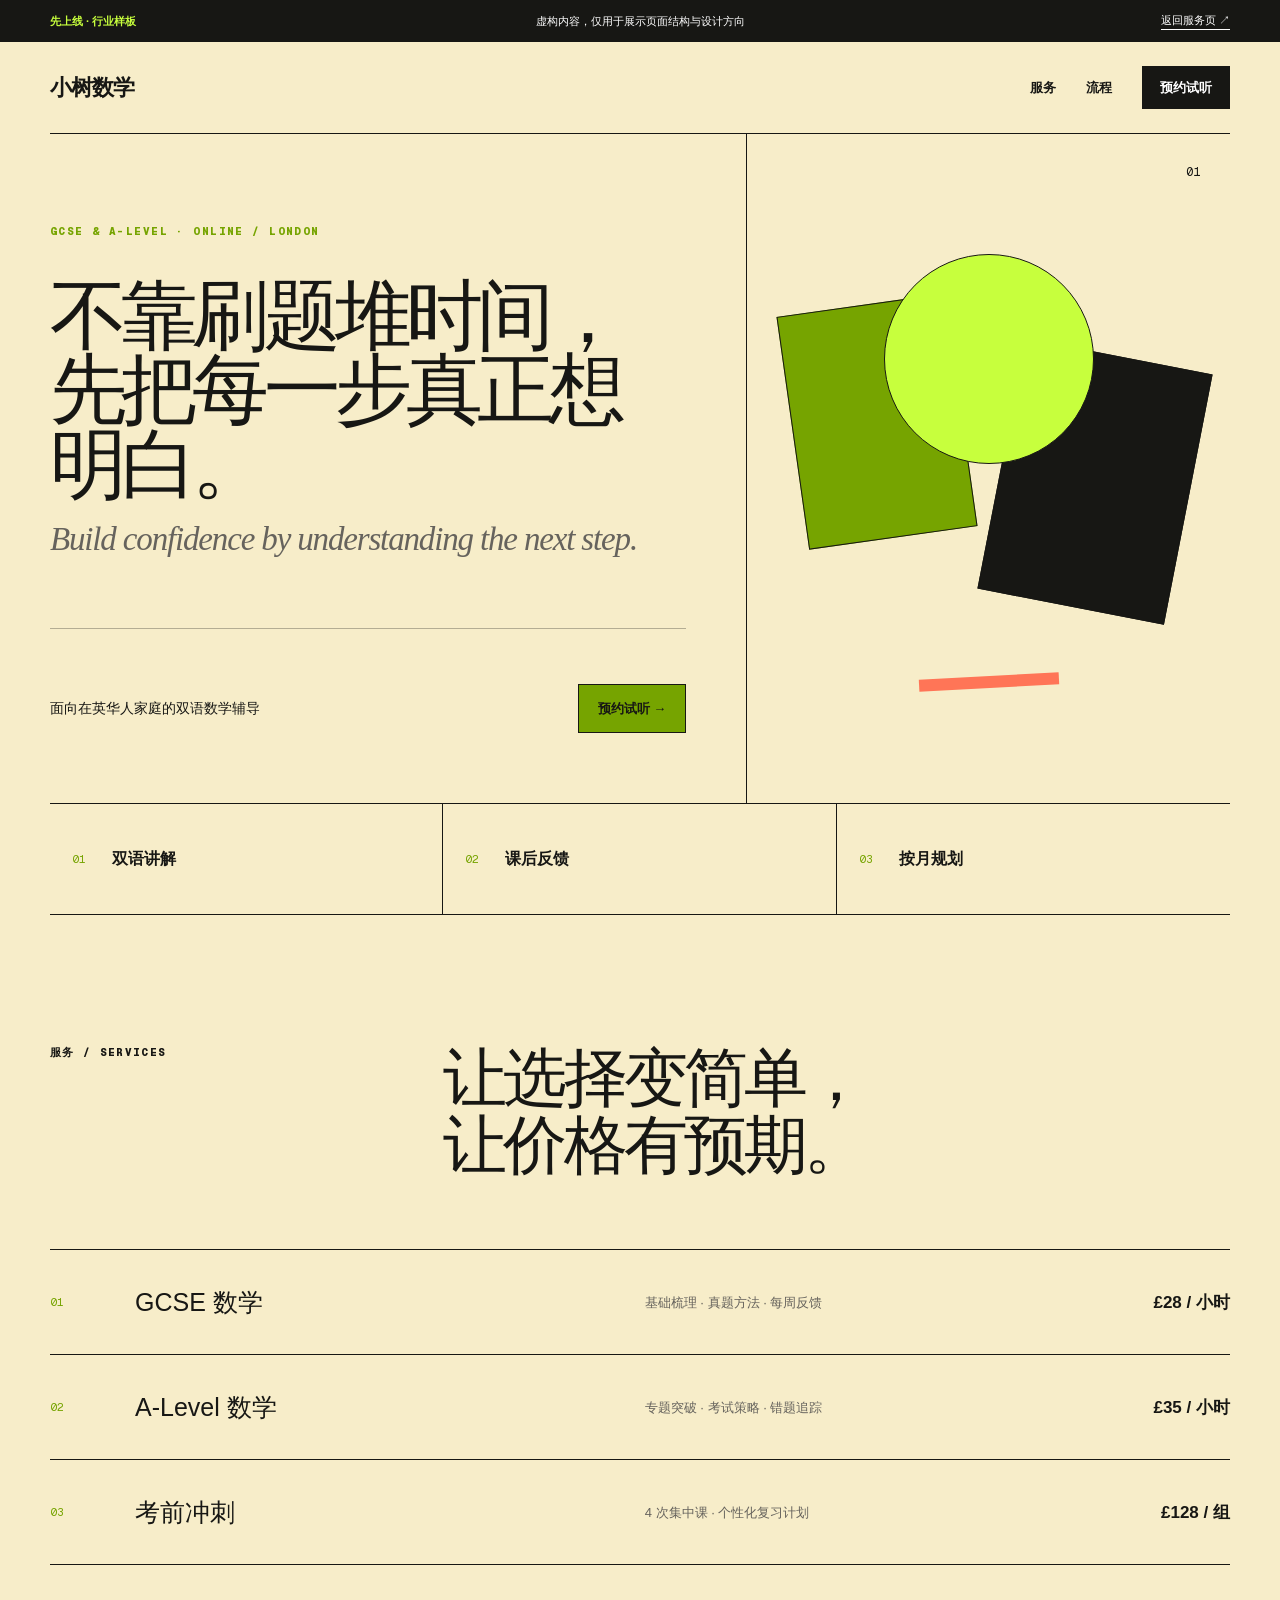
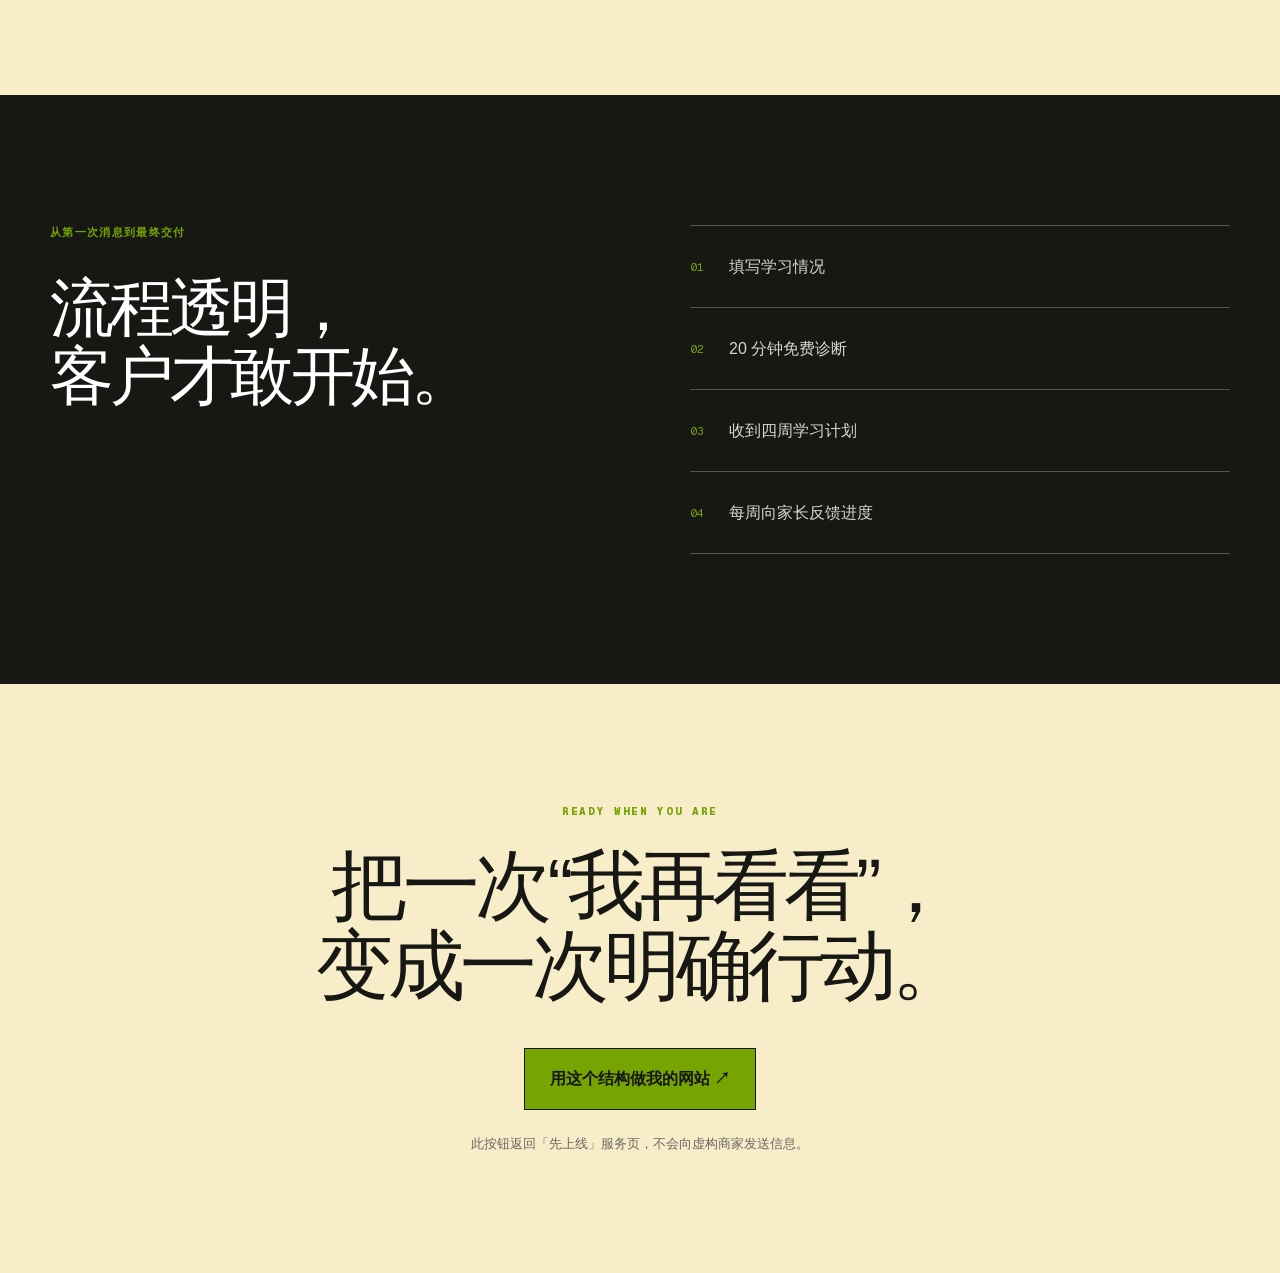
<file: demo/tutor.html>
<!DOCTYPE html><html lang="zh-CN"><head><meta charSet="utf-8"/><meta name="viewport" content="width=device-width, initial-scale=1"/><link rel="preload" href="/next/static/media/797e433ab948586e-s.p.08e28id.o-okb.woff2" as="font" crossorigin="" type="font/woff2"/><link rel="preload" href="/next/static/media/caa3a2e1cccd8315-s.p.09~u27dqhyhd6.woff2" as="font" crossorigin="" type="font/woff2"/><style>@font-face{font-family:Geist;font-style:normal;font-weight:100 900;font-display:swap;src:url(/next/static/media/fef07dbb0973bf53-s.12tyk43_3sh9u.woff2)format("woff2");unicode-range:U+460-52F,U+1C80-1C8A,U+20B4,U+2DE0-2DFF,U+A640-A69F,U+FE2E-FE2F}@font-face{font-family:Geist;font-style:normal;font-weight:100 900;font-display:swap;src:url(/next/static/media/8a480f0b521d4e75-s.0jzbimsg8vl84.woff2)format("woff2");unicode-range:U+301,U+400-45F,U+490-491,U+4B0-4B1,U+2116}@font-face{font-family:Geist;font-style:normal;font-weight:100 900;font-display:swap;src:url(/next/static/media/53b9e256198e5412-s.0-wfv7uh4i7h9.woff2)format("woff2");unicode-range:U+102-103,U+110-111,U+128-129,U+168-169,U+1A0-1A1,U+1AF-1B0,U+300-301,U+303-304,U+308-309,U+323,U+329,U+1EA0-1EF9,U+20AB}@font-face{font-family:Geist;font-style:normal;font-weight:100 900;font-display:swap;src:url(/next/static/media/7178b3e590c64307-s.0nx0ww8fni_q3.woff2)format("woff2");unicode-range:U+100-2BA,U+2BD-2C5,U+2C7-2CC,U+2CE-2D7,U+2DD-2FF,U+304,U+308,U+329,U+1D00-1DBF,U+1E00-1E9F,U+1EF2-1EFF,U+2020,U+20A0-20AB,U+20AD-20C0,U+2113,U+2C60-2C7F,U+A720-A7FF}@font-face{font-family:Geist;font-style:normal;font-weight:100 900;font-display:swap;src:url(/next/static/media/caa3a2e1cccd8315-s.p.09~u27dqhyhd6.woff2)format("woff2");unicode-range:U+??,U+131,U+152-153,U+2BB-2BC,U+2C6,U+2DA,U+2DC,U+304,U+308,U+329,U+2000-206F,U+20AC,U+2122,U+2191,U+2193,U+2212,U+2215,U+FEFF,U+FFFD}@font-face{font-family:Geist Fallback;src:local(Arial);ascent-override:95.94%;descent-override:28.16%;line-gap-override:0.0%;size-adjust:104.76%}.geist_a71539c9-module__T19VSG__className{font-family:Geist,Geist Fallback;font-style:normal}.geist_a71539c9-module__T19VSG__variable{--font-geist-sans:"Geist", "Geist Fallback"}
@font-face{font-family:Geist Mono;font-style:normal;font-weight:100 900;font-display:swap;src:url(/next/static/media/5ce348bf30bf5439-s.0zgw-jeven.3w.woff2)format("woff2");unicode-range:U+460-52F,U+1C80-1C8A,U+20B4,U+2DE0-2DFF,U+A640-A69F,U+FE2E-FE2F}@font-face{font-family:Geist Mono;font-style:normal;font-weight:100 900;font-display:swap;src:url(/next/static/media/4fa387ec64143e14-s.0wkzw~je483f-.woff2)format("woff2");unicode-range:U+301,U+400-45F,U+490-491,U+4B0-4B1,U+2116}@font-face{font-family:Geist Mono;font-style:normal;font-weight:100 900;font-display:swap;src:url(/next/static/media/6306c77e7c8268e4-s.0rhz0arwfsn~5.woff2)format("woff2");unicode-range:U+2000-2001,U+2004-2008,U+200A,U+23B8-23BD,U+2500-259F}@font-face{font-family:Geist Mono;font-style:normal;font-weight:100 900;font-display:swap;src:url(/next/static/media/7d817b4c03b0c5f1-s.0l76wvqk9d84w.woff2)format("woff2");unicode-range:U+102-103,U+110-111,U+128-129,U+168-169,U+1A0-1A1,U+1AF-1B0,U+300-301,U+303-304,U+308-309,U+323,U+329,U+1EA0-1EF9,U+20AB}@font-face{font-family:Geist Mono;font-style:normal;font-weight:100 900;font-display:swap;src:url(/next/static/media/bbc41e54d2fcbd21-s.0k4k9394f2q-k.woff2)format("woff2");unicode-range:U+100-2BA,U+2BD-2C5,U+2C7-2CC,U+2CE-2D7,U+2DD-2FF,U+304,U+308,U+329,U+1D00-1DBF,U+1E00-1E9F,U+1EF2-1EFF,U+2020,U+20A0-20AB,U+20AD-20C0,U+2113,U+2C60-2C7F,U+A720-A7FF}@font-face{font-family:Geist Mono;font-style:normal;font-weight:100 900;font-display:swap;src:url(/next/static/media/797e433ab948586e-s.p.08e28id.o-okb.woff2)format("woff2");unicode-range:U+??,U+131,U+152-153,U+2BB-2BC,U+2C6,U+2DA,U+2DC,U+304,U+308,U+329,U+2000-206F,U+20AC,U+2122,U+2191,U+2193,U+2212,U+2215,U+FEFF,U+FFFD}@font-face{font-family:Geist Mono Fallback;src:local(Arial);ascent-override:74.67%;descent-override:21.92%;line-gap-override:0.0%;size-adjust:134.59%}.geist_mono_8d43a2aa-module__8Li5zG__className{font-family:Geist Mono,Geist Mono Fallback;font-style:normal}.geist_mono_8d43a2aa-module__8Li5zG__variable{--font-geist-mono:"Geist Mono", "Geist Mono Fallback"}
@layer properties{@supports (((-webkit-hyphens:none)) and (not (margin-trim:inline))) or ((-moz-orient:inline) and (not (color:rgb(from red r g b)))){*,:before,:after,::backdrop{--tw-outline-style:solid}}}@layer theme{:root,:host{--font-sans:ui-sans-serif, system-ui, sans-serif, "Apple Color Emoji", "Segoe UI Emoji", "Segoe UI Symbol", "Noto Color Emoji";--font-mono:ui-monospace, SFMono-Regular, Menlo, Monaco, Consolas, "Liberation Mono", "Courier New", monospace;--spacing:.25rem;--default-font-family:var(--font-sans);--default-mono-font-family:var(--font-mono)}}@layer base{*,:after,:before,::backdrop{box-sizing:border-box;border:0 solid;margin:0;padding:0}::file-selector-button{box-sizing:border-box;border:0 solid;margin:0;padding:0}html,:host{-webkit-text-size-adjust:100%;tab-size:4;line-height:1.5;font-family:var(--default-font-family,ui-sans-serif, system-ui, sans-serif, "Apple Color Emoji", "Segoe UI Emoji", "Segoe UI Symbol", "Noto Color Emoji");font-feature-settings:var(--default-font-feature-settings,normal);font-variation-settings:var(--default-font-variation-settings,normal);-webkit-tap-highlight-color:transparent}hr{height:0;color:inherit;border-top-width:1px}abbr:where([title]){-webkit-text-decoration:underline dotted;text-decoration:underline dotted}h1,h2,h3,h4,h5,h6{font-size:inherit;font-weight:inherit}a{color:inherit;-webkit-text-decoration:inherit;-webkit-text-decoration:inherit;-webkit-text-decoration:inherit;-webkit-text-decoration:inherit;text-decoration:inherit}b,strong{font-weight:bolder}code,kbd,samp,pre{font-family:var(--default-mono-font-family,ui-monospace, SFMono-Regular, Menlo, Monaco, Consolas, "Liberation Mono", "Courier New", monospace);font-feature-settings:var(--default-mono-font-feature-settings,normal);font-variation-settings:var(--default-mono-font-variation-settings,normal);font-size:1em}small{font-size:80%}sub,sup{vertical-align:baseline;font-size:75%;line-height:0;position:relative}sub{bottom:-.25em}sup{top:-.5em}table{text-indent:0;border-color:inherit;border-collapse:collapse}:-moz-focusring{outline:auto}progress{vertical-align:baseline}summary{display:list-item}ol,ul,menu{list-style:none}img,svg,video,canvas,audio,iframe,embed,object{vertical-align:middle;display:block}img,video{max-width:100%;height:auto}button,input,select,optgroup,textarea{font:inherit;font-feature-settings:inherit;font-variation-settings:inherit;letter-spacing:inherit;color:inherit;opacity:1;background-color:#0000;border-radius:0}::file-selector-button{font:inherit;font-feature-settings:inherit;font-variation-settings:inherit;letter-spacing:inherit;color:inherit;opacity:1;background-color:#0000;border-radius:0}:where(select:is([multiple],[size])) optgroup{font-weight:bolder}:where(select:is([multiple],[size])) optgroup option{padding-inline-start:20px}::file-selector-button{margin-inline-end:4px}::placeholder{opacity:1}@supports (not ((-webkit-appearance:-apple-pay-button))) or (contain-intrinsic-size:1px){::placeholder{color:currentColor}@supports (color:color-mix(in lab, red, red)){::placeholder{color:color-mix(in oklab, currentcolor 50%, transparent)}}}textarea{resize:vertical}::-webkit-search-decoration{-webkit-appearance:none}::-webkit-date-and-time-value{min-height:1lh;text-align:inherit}::-webkit-datetime-edit{display:inline-flex}::-webkit-datetime-edit-fields-wrapper{padding:0}::-webkit-datetime-edit{padding-block:0}::-webkit-datetime-edit-year-field{padding-block:0}::-webkit-datetime-edit-month-field{padding-block:0}::-webkit-datetime-edit-day-field{padding-block:0}::-webkit-datetime-edit-hour-field{padding-block:0}::-webkit-datetime-edit-minute-field{padding-block:0}::-webkit-datetime-edit-second-field{padding-block:0}::-webkit-datetime-edit-millisecond-field{padding-block:0}::-webkit-datetime-edit-meridiem-field{padding-block:0}::-webkit-calendar-picker-indicator{line-height:1}:-moz-ui-invalid{box-shadow:none}button,input:where([type=button],[type=reset],[type=submit]){appearance:button}::file-selector-button{appearance:button}::-webkit-inner-spin-button{height:auto}::-webkit-outer-spin-button{height:auto}[hidden]:where(:not([hidden=until-found])){display:none!important}}@layer components;@layer utilities{.relative{position:relative}.start{inset-inline-start:var(--spacing)}.block{display:block}.table{display:table}.outline{outline-style:var(--tw-outline-style);outline-width:1px}}:root{--paper:#f4f0e8;--ink:#171714;--muted:#6c6a62;--line:#bdb8ac;--lime:#c7ff3d;--coral:#ff7557;--blue:#779cff;--white:#fffdf7}*{box-sizing:border-box}html{scroll-behavior:smooth}body{background:var(--paper);color:var(--ink);margin:0;font-family:Arial,PingFang SC,Microsoft YaHei,sans-serif}a{color:inherit;text-decoration:none}button,input,select{font:inherit}.shell{width:min(1180px,100% - 40px);margin:0 auto}.nav{border-bottom:1px solid var(--line);justify-content:space-between;align-items:center;height:86px;display:flex}.brand{letter-spacing:-.08em;font-size:25px;font-weight:900}.brand span{color:#5d8200}.navLinks{align-items:center;gap:32px;font-size:14px;display:flex}.navLinks>a:not(.navCta):hover{opacity:.55}.navCta{border:1px solid var(--ink);border-radius:99px;padding:12px 18px;transition:all .2s}.navCta:hover{background:var(--ink);color:var(--white)}.hero{grid-template-columns:1.04fr .96fr;align-items:center;gap:72px;min-height:690px;padding-top:55px;padding-bottom:76px;display:grid}.eyebrow,.sectionNo{font:700 12px/1 var(--font-geist-mono), monospace;letter-spacing:.13em;text-transform:uppercase;margin:0 0 28px}.pulse{background:#79a800;border-radius:50%;width:8px;height:8px;margin-right:8px;display:inline-block;box-shadow:0 0 0 4px #79a8001f}h1,h2,h3,p{margin-top:0}h1{letter-spacing:-.075em;max-width:700px;margin-bottom:28px;font-size:clamp(60px,6.3vw,96px);line-height:.97}h1 em{color:#5d8200;font-family:Georgia,Songti SC,serif;font-weight:400}.heroLead{color:#56544e;max-width:570px;margin-bottom:32px;font-size:19px;line-height:1.7}.heroLead strong{color:var(--ink)}.heroActions{align-items:center;gap:28px;display:flex}.button{border:1px solid var(--ink);cursor:pointer;justify-content:space-between;align-items:center;gap:34px;min-height:58px;padding:0 24px;font-weight:800;transition:transform .18s,box-shadow .18s;display:inline-flex}.button:hover{box-shadow:5px 5px 0 var(--ink);transform:translate(-3px,-3px)}.buttonDark{background:var(--ink);color:var(--white)}.buttonDark:hover{box-shadow:5px 5px #739b13}.buttonLime{background:var(--lime);width:100%;color:var(--ink)}.textLink{border-bottom:1px solid;padding-bottom:4px;font-size:14px}.trustRow{color:var(--muted);gap:25px;margin-top:28px;font-size:13px;display:flex}.heroVisual{place-items:center;min-height:520px;display:grid;position:relative}.browserCard{background:var(--white);border:2px solid var(--ink);width:86%;min-height:430px;box-shadow:18px 18px 0 var(--blue);position:relative;transform:rotate(1.8deg)}.browserTop{border-bottom:1px solid var(--ink);align-items:center;gap:7px;height:42px;padding:0 13px;display:flex}.browserTop i{border:1px solid;border-radius:50%;width:8px;height:8px}.browserTop span{color:#817f78;width:60%;font:9px var(--font-geist-mono), monospace;text-align:center;background:#eeeae1;border-radius:3px;margin-left:8px;padding:5px}.mockPage{padding:54px 42px}.mockLabel{color:#766dff;font:700 9px var(--font-geist-mono), monospace;letter-spacing:.12em;margin-bottom:25px}.mockTitle{letter-spacing:-.035em;margin-bottom:27px;font:700 30px/1.15 Georgia,Songti SC,serif}.mockText{background:#d4d0c7;width:80%;height:7px;margin:9px 0}.mockText.short{width:57%}.mockButton{color:#fff;background:#766dff;width:fit-content;margin-top:35px;padding:13px 21px;font-size:11px;font-weight:700}.priceSticker{background:var(--lime);border:2px solid var(--ink);width:145px;height:145px;box-shadow:6px 6px 0 var(--ink);z-index:2;border-radius:50%;flex-direction:column;justify-content:center;align-items:center;padding:24px;display:flex;position:absolute;bottom:5px;right:-3px;transform:rotate(-8deg)}.priceSticker small,.priceSticker span{font-size:11px;font-weight:700}.priceSticker strong{font:900 47px/.95 var(--font-geist-sans), sans-serif;letter-spacing:-.07em}.liveBadge{background:var(--coral);border:1px solid var(--ink);font:800 10px var(--font-geist-mono), monospace;padding:10px 14px;position:absolute;top:35px;right:-8px;transform:rotate(5deg)}.scribble{z-index:3;font:italic 16px/1.4 Georgia,serif;position:absolute;top:0;left:-24px;transform:rotate(-8deg)}.marquee{background:var(--ink);color:var(--white);white-space:nowrap;padding:16px 0;overflow:hidden}.marquee div{width:max-content;font-weight:700;animation:25s linear infinite slide}.marquee b{color:var(--lime);padding:0 30px}@keyframes slide{to{transform:translate(-50%)}}.section{padding-top:130px;padding-bottom:130px}.sectionIntro{margin-bottom:62px}.sectionIntro h2,.priceCopy h2,.briefIntro h2{letter-spacing:-.065em;max-width:850px;margin-bottom:0;font-size:clamp(39px,5vw,69px);line-height:1.06}.sectionIntro h2 span{color:#7b796f;font-family:Georgia,Songti SC,serif;font-weight:400}.fitGrid{border:1px solid var(--ink);grid-template-columns:repeat(3,1fr);display:grid}.fitCard{border-right:1px solid var(--ink);flex-direction:column;min-height:270px;padding:28px;display:flex}.fitCard:last-child{border-right:0}.fitCard>span{color:var(--muted);font:12px var(--font-geist-mono), monospace}.fitCard h3{letter-spacing:-.04em;margin:auto 0 14px;font-size:25px;line-height:1.2}.fitCard p{color:var(--muted);margin:0;font-size:15px;line-height:1.65}.darkSection{background:var(--ink);color:var(--white);padding:130px 0}.inverted h2 span{color:#aaa79c}.deliverGrid{border:1px solid #595850;grid-template-columns:1.15fr .85fr;display:grid}.deliverMain{border-right:1px solid #595850;grid-template-columns:70px 1fr;min-height:460px;padding:38px;display:grid}.deliverIndex{width:46px;height:46px;font:14px var(--font-geist-mono), monospace;border:1px solid #77766f;border-radius:50%;place-items:center;display:grid}.deliverMain>div{align-self:end}.miniLabel{color:var(--lime);font:700 11px var(--font-geist-mono), monospace;letter-spacing:.1em}.deliverMain h3{letter-spacing:-.055em;max-width:480px;margin-bottom:18px;font-size:45px;line-height:1.05}.deliverMain>div>p:last-child{color:#b8b5ab;max-width:500px;margin:0;line-height:1.75}.deliverList{flex-direction:column;display:flex}.deliverList div{border-bottom:1px solid #595850;flex:1;justify-content:space-between;align-items:center;gap:20px;padding:24px 28px;display:flex}.deliverList div:last-child{border-bottom:0}.deliverList b{font-size:16px}.deliverList span{color:#aaa79c;font-size:12px}.examples{grid-template-columns:repeat(3,1fr);gap:18px;display:grid}.example{border:1px solid var(--ink);min-height:395px;padding:24px;transition:transform .18s,box-shadow .18s;display:block;overflow:hidden}.example:hover{box-shadow:7px 7px 0 var(--ink);transform:translate(-4px,-4px)}.exampleTop{font:700 11px var(--font-geist-mono), monospace;letter-spacing:.1em;justify-content:space-between;display:flex}.exampleShape{border:2px solid var(--ink);width:190px;height:190px;margin:38px auto 33px}.example.coral{background:#ff9b83}.example.coral .exampleShape{background:#ffe9df;border-radius:50%;box-shadow:25px 15px #e95539}.example.blue{background:#9db5ff}.example.blue .exampleShape{background:#262622;transform:rotate(12deg);box-shadow:-18px 18px #dfe6ff}.example.lime{background:var(--lime)}.example.lime .exampleShape{background:linear-gradient(135deg, transparent 48%, var(--ink) 49% 51%, transparent 52%);border-radius:50% 50% 5px 5px}.example h3{letter-spacing:-.04em;margin-bottom:8px;font-size:26px}.example p{margin:0;font-size:12px}.exampleLink{border-bottom:1px solid;margin-top:18px;padding-bottom:3px;font-size:12px;font-weight:800;display:inline-block}.exampleNote{color:var(--muted);margin:18px 0 0;font-size:12px}.priceSection{grid-template-columns:1fr 440px;align-items:center;gap:90px;padding-top:40px;padding-bottom:140px;display:grid}.priceCopy h2{margin-bottom:28px}.priceCopy>p:not(.sectionNo){max-width:570px;color:var(--muted);line-height:1.8}.priceCopy ul{border-top:1px solid var(--line);margin:38px 0 0;padding:0;list-style:none}.priceCopy li{border-bottom:1px solid var(--line);padding:16px 0;font-weight:700}.priceCopy li span{color:#829f37;width:45px;font:12px var(--font-geist-mono), monospace;display:inline-block}.priceCard{background:var(--white);border:2px solid var(--ink);box-shadow:12px 12px 0 var(--coral);padding:30px;transform:rotate(1deg)}.priceCardHead{border-bottom:1px solid var(--line);font:700 10px var(--font-geist-mono), monospace;justify-content:space-between;padding-bottom:22px;display:flex}.priceCard>p{margin:26px 0 4px;font-weight:700}.bigPrice{letter-spacing:-.09em;margin:2px 0 8px;font-size:104px;font-weight:900;line-height:.95}.bigPrice sup{vertical-align:top;letter-spacing:0;font-size:32px}.priceCard .priceSub{color:var(--muted);margin:0 0 28px;font-size:12px;font-weight:400}.priceCard small{color:var(--muted);margin-top:18px;font-size:10px;line-height:1.5;display:block}.briefSection{border-top:1px solid var(--ink);background:#d9d3c7;padding:130px 0}.briefGrid{grid-template-columns:.82fr 1.18fr;align-items:start;gap:85px;display:grid}.briefIntro{position:sticky;top:35px}.briefIntro h2{margin-bottom:28px;font-size:clamp(42px,4.4vw,62px)}.briefIntro>p:not(.sectionNo){color:#5e5b54;max-width:430px;line-height:1.75}.privacyNote{border:1px solid #a8a397;width:fit-content;margin-top:30px;padding:10px 14px;font-size:12px}.briefForm{border-top:1px solid var(--ink)}.briefForm label{border-bottom:1px solid #aaa599;grid-template-columns:42px 1fr;align-items:center;padding:24px 0 25px;font-size:14px;font-weight:800;display:grid}.briefForm label>span{color:#70791e;font:11px var(--font-geist-mono), monospace;align-self:start}.briefForm input,.briefForm select{width:100%;color:var(--ink);background:#ffffff6b;border:1px solid #0000;border-radius:0;outline:none;grid-column:2;margin-top:13px;padding:14px 16px}.briefForm input:focus,.briefForm select:focus{background:var(--white);border-color:var(--ink)}.briefForm input::placeholder{color:#89857d}.formButton{width:100%;margin-top:28px}.resultCard{background:var(--lime);border:2px solid var(--ink);box-shadow:8px 8px 0 var(--ink);grid-column:2;margin-top:-50px;padding:28px}.resultHead{justify-content:space-between;align-items:center;display:flex}.resultHead small{font:700 10px var(--font-geist-mono), monospace;letter-spacing:.12em}.resultHead h3{margin:6px 0 0;font-size:24px}.resultHead>span{background:var(--ink);width:42px;height:42px;color:var(--lime);border-radius:50%;place-items:center;display:grid}.resultCard pre{border:1px solid var(--ink);white-space:pre-wrap;font:13px/1.7 var(--font-geist-mono), monospace;background:#ffffff8c;margin:24px 0;padding:20px;overflow:auto}.resultActions{grid-template-columns:repeat(3,1fr);gap:10px;display:grid}.resultActions button{border:1px solid var(--ink);background:var(--white);cursor:pointer;padding:14px;font-weight:800}.resultActions button:first-child{background:var(--ink);color:var(--white)}.resultCard>p{margin:16px 0 0;font-size:11px;line-height:1.5}.footer{justify-content:space-between;align-items:center;gap:30px;min-height:160px;display:flex}.footer p{color:var(--muted);margin:0;font-size:13px}.footer>a:last-child{border-bottom:1px solid;padding-bottom:4px;font-size:13px;font-weight:700}.demoPage{--demo-bg:#f4f0e8;--demo-accent:#779cff;--demo-ink:#171714;background:var(--demo-bg);min-height:100vh;color:var(--demo-ink)}.demo-photo{--demo-bg:#ebe9ff;--demo-accent:#ff6a4c}.demo-tutor{--demo-bg:#f7edc9;--demo-accent:#76a400}.demo-career{--demo-bg:#e7f0ee;--demo-accent:#635bff}.demoNotice{background:var(--demo-ink);color:#fff;grid-template-columns:1fr auto 1fr;align-items:center;gap:22px;min-height:42px;padding:9px max(22px,50vw - 590px);font-size:11px;display:grid}.demoNotice span{color:var(--lime);font-weight:800}.demoNotice b{text-align:center;font-weight:500}.demoNotice a{border-bottom:1px solid;justify-self:end}.demoNav{border-bottom:1px solid var(--demo-ink);justify-content:space-between;align-items:center;width:min(1180px,100% - 40px);height:92px;margin:0 auto;display:flex}.demoLogo{letter-spacing:-.04em;font:700 22px Georgia,Songti SC,serif}.demoNav>div{align-items:center;gap:30px;font-size:13px;font-weight:700;display:flex}.demoNavCta{background:var(--demo-ink);color:#fff;padding:12px 18px}.demoHero{border-bottom:1px solid var(--demo-ink);grid-template-columns:1.18fr .82fr;align-items:stretch;width:min(1180px,100% - 40px);min-height:670px;margin:0 auto;display:grid}.demoHeroCopy{flex-direction:column;padding:90px 60px 70px 0;display:flex}.demoHeroCopy>p{color:var(--demo-accent);font:800 11px var(--font-geist-mono), monospace;letter-spacing:.13em}.demoHeroCopy h1{max-width:730px;margin:40px 0 20px;font-size:clamp(58px,6vw,88px)}.demoHeroCopy h2{color:#66635d;letter-spacing:-.035em;max-width:650px;margin:0;font:italic 33px/1.15 Georgia,serif}.demoIntroRow{border-top:1px solid #1717144d;justify-content:space-between;align-items:center;gap:30px;margin-top:auto;padding-top:55px;display:flex}.demoIntroRow span{max-width:420px;font-size:14px;line-height:1.6}.demoIntroRow a{background:var(--demo-accent);border:1px solid var(--demo-ink);flex:none;padding:14px 19px;font-size:13px;font-weight:800}.demoArtwork{border-left:1px solid var(--demo-ink);position:relative;overflow:hidden}.demoArtwork:before,.demoArtwork:after{content:"";border:1px solid var(--demo-ink);position:absolute}.demoArtwork:before{background:var(--demo-accent);width:170px;height:235px;top:170px;left:45px;transform:rotate(-8deg)}.demoArtwork:after{background:var(--demo-ink);width:190px;height:255px;top:220px;right:40px;transform:rotate(11deg)}.demoOrb{z-index:2;background:var(--lime);border:1px solid;border-radius:50%;width:210px;height:210px;position:absolute;top:120px;left:50%;transform:translate(-50%)}.demoArtwork>span{font:12px var(--font-geist-mono), monospace;position:absolute;top:30px;right:30px}.demoArtwork>i{z-index:3;background:var(--coral);width:140px;height:12px;position:absolute;bottom:115px;left:50%;transform:translate(-50%)rotate(-3deg)}.demoProof{border-bottom:1px solid var(--demo-ink);grid-template-columns:repeat(3,1fr);width:min(1180px,100% - 40px);margin:0 auto;display:grid}.demoProof div{border-right:1px solid var(--demo-ink);align-items:center;gap:26px;min-height:110px;padding:22px;display:flex}.demoProof div:last-child{border-right:0}.demoProof span{color:var(--demo-accent);font:11px var(--font-geist-mono), monospace}.demoProof b{font-size:16px}.demoServices{width:min(1180px,100% - 40px);margin:0 auto;padding:130px 0}.demoSectionHead{grid-template-columns:1fr 2fr;margin-bottom:70px;display:grid}.demoSectionHead p{font:800 11px var(--font-geist-mono), monospace;letter-spacing:.12em}.demoSectionHead h2{letter-spacing:-.06em;margin:0;font-size:clamp(45px,5vw,68px);line-height:1.05}.demoServiceList{border-top:1px solid var(--demo-ink)}.demoServiceList article{border-bottom:1px solid var(--demo-ink);grid-template-columns:65px 1.1fr 1fr 120px;align-items:center;gap:20px;min-height:105px;display:grid}.demoServiceList article>span{color:var(--demo-accent);font:11px var(--font-geist-mono), monospace}.demoServiceList h3{margin:0;font-size:25px}.demoServiceList p{color:#66635d;margin:0;font-size:13px}.demoServiceList b{justify-self:end;font-size:17px}.demoProcess{background:var(--demo-ink);color:#fff;grid-template-columns:1fr 1fr;gap:100px;padding:130px max(22px,50vw - 590px);display:grid}.demoProcess>div>p{color:var(--demo-accent);font:800 11px var(--font-geist-mono), monospace;letter-spacing:.12em}.demoProcess h2{letter-spacing:-.06em;margin:35px 0 0;font-size:clamp(45px,5vw,67px);line-height:1.05}.demoProcess ol{border-top:1px solid #55534d;margin:0;padding:0;list-style:none}.demoProcess li{color:#d8d5cc;border-bottom:1px solid #55534d;align-items:center;gap:25px;min-height:82px;padding:20px 0;display:flex}.demoProcess li span{color:var(--demo-accent);font:11px var(--font-geist-mono), monospace}.demoContact{text-align:center;flex-direction:column;justify-content:center;align-items:center;min-height:580px;padding:120px 22px;display:flex}.demoContact>p{color:var(--demo-accent);font:800 11px var(--font-geist-mono), monospace;letter-spacing:.15em}.demoContact h2{letter-spacing:-.065em;margin:28px 0 42px;font-size:clamp(48px,6vw,80px);line-height:1.04}.demoContact>a{background:var(--demo-accent);border:1px solid var(--demo-ink);padding:18px 25px;font-weight:900}.demoContact small{color:#6c6962;margin-top:24px}@media (max-width:900px){.hero{grid-template-columns:1fr;gap:20px}.heroVisual{min-height:500px}.fitGrid,.examples{grid-template-columns:1fr}.fitCard{border-right:0;border-bottom:1px solid var(--ink);min-height:210px}.fitCard:last-child{border-bottom:0}.deliverGrid,.priceSection,.briefGrid{grid-template-columns:1fr}.deliverMain{border-bottom:1px solid #595850;border-right:0;min-height:360px}.priceSection{gap:60px}.priceCard{width:min(440px,94%);margin:0 auto}.briefIntro{position:static}.resultCard{grid-column:1;margin-top:0}.demoHero{grid-template-columns:1fr}.demoHeroCopy{min-height:620px;padding-right:0}.demoArtwork{border-left:0;border-top:1px solid var(--demo-ink);min-height:480px}.demoSectionHead,.demoProcess{grid-template-columns:1fr;gap:55px}}@media (max-width:640px){.shell{width:min(100% - 28px,1180px)}.nav{height:72px}.navLinks>a:not(.navCta){display:none}.navCta{padding:10px 14px}.hero{min-height:auto;padding-top:55px}h1{font-size:58px}.heroLead{font-size:17px}.heroActions{flex-direction:column;align-items:stretch;gap:18px}.button{width:100%}.textLink{width:fit-content}.trustRow{gap:13px;font-size:11px}.heroVisual{min-height:420px}.browserCard{width:95%;min-height:345px;box-shadow:10px 10px 0 var(--blue)}.mockPage{padding:38px 26px}.mockTitle{font-size:24px}.priceSticker{width:120px;height:120px;bottom:9px;right:-3px}.priceSticker strong{font-size:38px}.liveBadge{top:24px}.scribble{font-size:13px;top:-12px;left:0}.section,.darkSection,.briefSection{padding-top:90px;padding-bottom:90px}.sectionIntro{margin-bottom:42px}.sectionIntro h2,.priceCopy h2,.briefIntro h2{font-size:42px}.deliverMain{grid-template-columns:50px 1fr;padding:25px}.deliverMain h3{font-size:34px}.deliverList div{padding:20px}.deliverList span{text-align:right}.examples{gap:12px}.example{min-height:360px}.priceSection{padding-top:10px;padding-bottom:100px}.bigPrice{font-size:88px}.briefGrid{gap:50px}.briefForm label{grid-template-columns:32px 1fr}.resultActions{grid-template-columns:1fr}.footer{flex-direction:column;align-items:flex-start;padding:35px 0}.demoNotice{grid-template-columns:1fr auto}.demoNotice b{display:none}.demoNav{height:76px}.demoNav>div>a:not(.demoNavCta){display:none}.demoHero{min-height:auto}.demoHeroCopy{min-height:570px;padding:70px 0 45px}.demoHeroCopy h1{font-size:53px}.demoHeroCopy h2{font-size:25px}.demoIntroRow{flex-direction:column;align-items:flex-start}.demoArtwork{min-height:380px}.demoProof{grid-template-columns:1fr}.demoProof div{border-right:0;border-bottom:1px solid var(--demo-ink);min-height:80px}.demoProof div:last-child{border-bottom:0}.demoServices{padding:90px 0}.demoSectionHead{margin-bottom:45px}.demoServiceList article{grid-template-columns:40px 1fr auto;gap:12px;padding:24px 0}.demoServiceList article p{grid-column:2/-1}.demoProcess{padding-top:90px;padding-bottom:90px}.demoContact{min-height:520px;padding:90px 18px}}@media (prefers-reduced-motion:reduce){*{scroll-behavior:auto!important;transition:none!important;animation:none!important}}@property --tw-outline-style{syntax:"*";inherits:false;initial-value:solid}
</style><meta name="next-size-adjust" content=""/><title>先上线｜48 小时做出你的第一条成交路径</title><meta name="description" content="为自由职业者和小生意打造中英双语一页网站。先看可点击预览，满意再付，48 小时上线。"/><link rel="canonical" href="https://sshui-nine.github.io"/><link rel="alternate" hrefLang="zh-CN" href="https://sshui-nine.github.io"/><link rel="alternate" hrefLang="en-GB" href="https://sshui-nine.github.io/en/"/><meta property="og:title" content="先上线｜别再等完美，先让生意上线"/><meta property="og:description" content="中英双语一页网站 · 48H 上线 · £49"/><meta property="og:url" content="https://sshui-nine.github.io"/><meta property="og:locale" content="zh_CN"/><meta property="og:image" content="https://sshui-nine.github.io/og.png"/><meta property="og:image:width" content="1200"/><meta property="og:image:height" content="630"/><meta property="og:type" content="website"/><meta name="twitter:card" content="summary_large_image"/><meta name="twitter:title" content="先上线｜别再等完美，先让生意上线"/><meta name="twitter:description" content="中英双语一页网站 · 48H 上线 · £49"/><meta name="twitter:image" content="https://sshui-nine.github.io/og.png"/><link rel="icon" href="/favicon.svg" type="image/svg+xml"/></head><body class="geist_a71539c9-module__T19VSG__variable geist_mono_8d43a2aa-module__8Li5zG__variable"><div hidden=""><!--$--><!--/$--></div><script type="application/ld+json">{"@context":"https://schema.org","@type":"Service","name":"Xianshang Studio one-page website service","description":"Mobile-first English or bilingual one-page websites for small service businesses.","serviceType":"One-page website design and copy","areaServed":{"@type":"Country","name":"United Kingdom"},"provider":{"@type":"Organization","name":"Xianshang Studio","url":"https://sshui-nine.github.io/","email":"mailto:sshui97555@gmail.com"},"offers":{"@type":"Offer","price":"49","priceCurrency":"GBP","availability":"https://schema.org/LimitedAvailability","url":"https://sshui-nine.github.io/en/#brief"}}</script><main class="demoPage demo-tutor"><div class="demoNotice"><span>先上线 · 行业样板</span><b>虚构内容，仅用于展示页面结构与设计方向</b><a href="/">返回服务页 ↗</a></div><nav class="demoNav"><a class="demoLogo" href="#demo-top">小树数学</a><div><a href="#demo-services">服务</a><a href="#demo-process">流程</a><a class="demoNavCta" href="#demo-contact">预约试听</a></div></nav><section class="demoHero" id="demo-top"><div class="demoHeroCopy"><p>GCSE &amp; A-LEVEL · ONLINE / LONDON</p><h1>不靠刷题堆时间，先把每一步真正想明白。</h1><h2>Build confidence by understanding the next step.</h2><div class="demoIntroRow"><span>面向在英华人家庭的双语数学辅导</span><a href="#demo-contact">预约试听<!-- --> →</a></div></div><div class="demoArtwork" aria-hidden="true"><div class="demoOrb"></div><span>01</span><i></i></div></section><section class="demoProof" aria-label="样板信任信息"><div><span>0<!-- -->1</span><b>双语讲解</b></div><div><span>0<!-- -->2</span><b>课后反馈</b></div><div><span>0<!-- -->3</span><b>按月规划</b></div></section><section class="demoServices" id="demo-services"><div class="demoSectionHead"><p>服务 / SERVICES</p><h2>让选择变简单，<br/>让价格有预期。</h2></div><div class="demoServiceList"><article><span>0<!-- -->1</span><h3>GCSE 数学</h3><p>基础梳理 · 真题方法 · 每周反馈</p><b>£28 / 小时</b></article><article><span>0<!-- -->2</span><h3>A-Level 数学</h3><p>专题突破 · 考试策略 · 错题追踪</p><b>£35 / 小时</b></article><article><span>0<!-- -->3</span><h3>考前冲刺</h3><p>4 次集中课 · 个性化复习计划</p><b>£128 / 组</b></article></div></section><section class="demoProcess" id="demo-process"><div><p>从第一次消息到最终交付</p><h2>流程透明，<br/>客户才敢开始。</h2></div><ol><li><span>0<!-- -->1</span>填写学习情况</li><li><span>0<!-- -->2</span>20 分钟免费诊断</li><li><span>0<!-- -->3</span>收到四周学习计划</li><li><span>0<!-- -->4</span>每周向家长反馈进度</li></ol></section><section class="demoContact" id="demo-contact"><p>READY WHEN YOU ARE</p><h2>把一次“我再看看”，<br/>变成一次明确行动。</h2><a href="/">用这个结构做我的网站 ↗</a><small>此按钮返回「先上线」服务页，不会向虚构商家发送信息。</small></section></main><!--$--><!--/$--></body></html>
</file>
